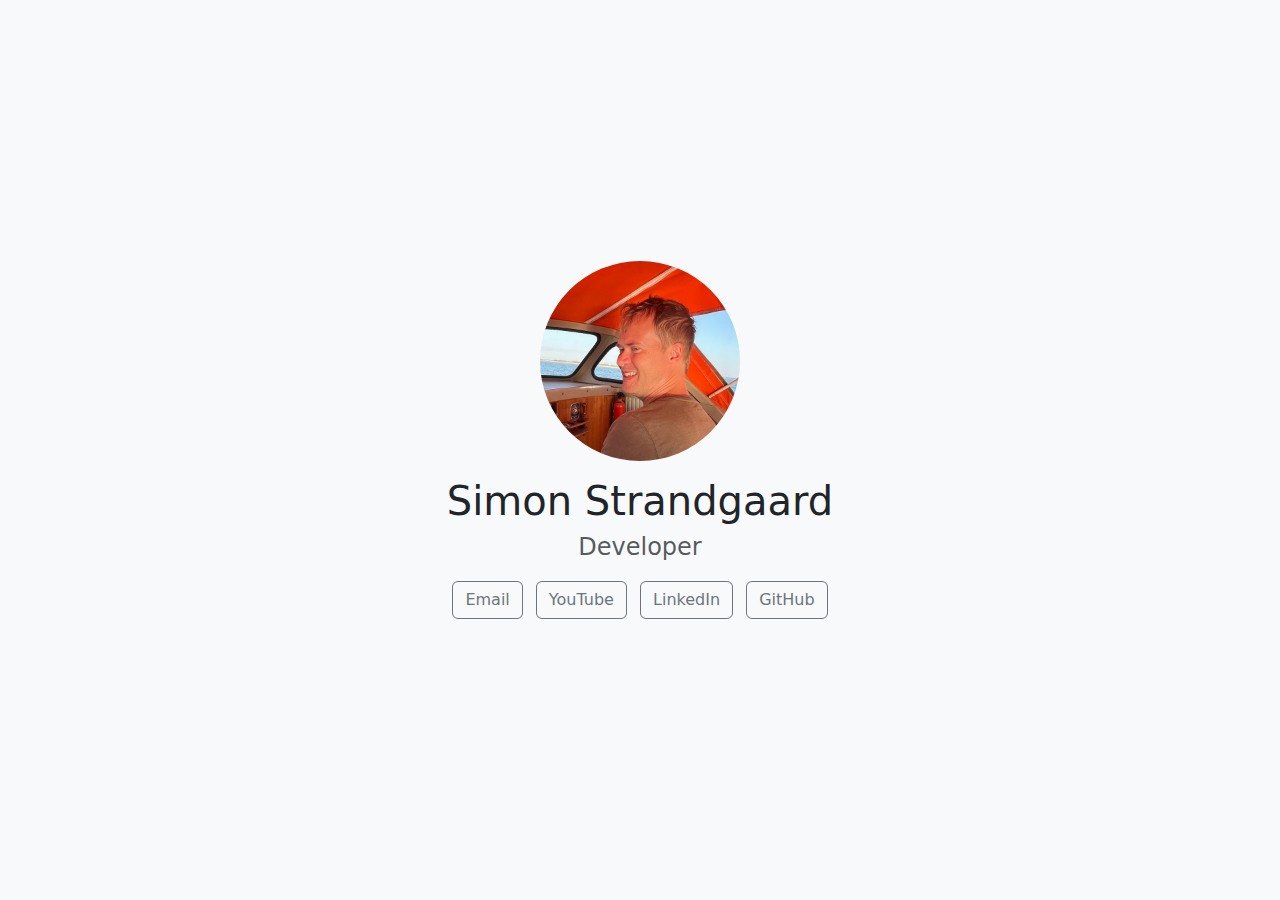
<file: index.html>
<!DOCTYPE html>
<html lang="en">
<head>
    <meta charset="UTF-8">
    <meta name="viewport" content="width=device-width, initial-scale=1.0">
    <title>Simon Strandgaard</title>
    <link href="https://cdn.jsdelivr.net/npm/bootstrap@5.3.3/dist/css/bootstrap.min.css" rel="stylesheet" integrity="sha384-QWTKZyjpPEjISv5WaRU9OFeRpok6YctnYmDr5pNlyT2bRjXh0JMhjY6hW+ALEwIH" crossorigin="anonymous">
    <style>
        .profile-photo {
            width: 200px;
            height: 200px;
            border-radius: 50%;
            object-fit: cover;
        }
    </style>
</head>
<body class="bg-light d-flex align-items-center justify-content-center" style="height: 100vh;">
    <div class="container text-center">
        <img src="simon-strandgaard.jpg" alt="Simon Strandgaard" class="profile-photo mb-3">
        <h1>Simon Strandgaard</h1>
        <h2 class="h4 text-muted mb-3">Developer</h2>
        <p>
            <a href="mailto:neoneye@gmail.com" class="btn btn-outline-secondary m-1">Email</a>
            <a href="https://www.youtube.com/channel/UCeXM0JpLzZhugJegLGvxSbw" class="btn btn-outline-secondary m-1">YouTube</a>
            <a href="https://www.linkedin.com/in/simonstrandgaard/" class="btn btn-outline-secondary m-1">LinkedIn</a>
            <a href="https://github.com/neoneye" class="btn btn-outline-secondary m-1">GitHub</a>
        </p>
    </div>
</body>
</html>
</file>
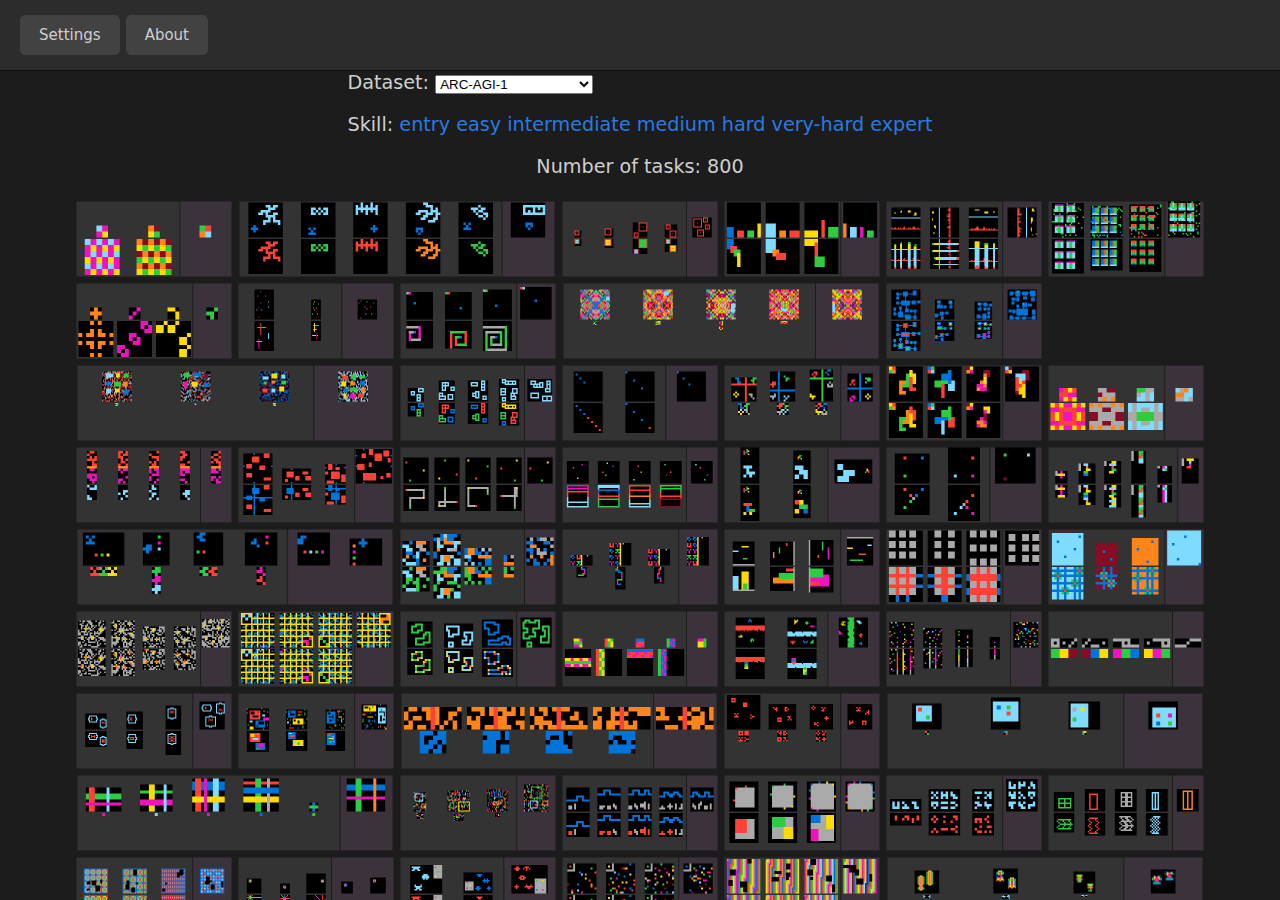
<file: arc-staging/index.html>
<!DOCTYPE html>
<html lang="en">
<head>
    <meta charset="UTF-8">
    <meta name="viewport" content="width=device-width, initial-scale=1.0">
    <meta http-equiv="X-UA-Compatible" content="ie=edge">
    <link rel="stylesheet" href="common.css">
    <link rel="stylesheet" href="index.css">
    <link rel="shortcut icon" type="image/png" href="img/favicon.png">
    <script src="pako_inflate.min.js"></script>
    <script src="common.js"></script>
    <script src="meta-category.js"></script>
    <script src="meta-levels.js"></script>
    <script src="meta-tags.js"></script>
    <script src="meta-issue.js"></script>
    <script src="index.js"></script>
    <title>Task browser - ARC-Interactive</title>
</head>
<body onload="body_onload()">
    <div id="overlay">
        <div id="overlay-message">Initializing&hellip;</div>
    </div>

    <header class="titlebar-container">
        <div class="titlebar-item titlebar-item-left">
            <a id="settings-button" class="secondary-button responsive-button inline-block" href="settings.html">
                <span class="full-title">Settings</span>
                <span class="short-title">S</span>
            </a>
            <a id="about-button" class="secondary-button" href="about.html">About</a>
        </div>
        
        <div class="titlebar-item titlebar-item-center">
            <div id="advanced-tool" class="hidden">
                <label for="tool" id="tool-label">Tool:</label>
                <select name="tool" id="select-tool">
                    <option value="edit">Edit</option>
                    <option value="history">History</option>
                    <option value="custom-a">Custom A</option>
                    <option value="custom-b">Custom B</option>
                </select> 
            </div>
        </div>
        
        <div class="titlebar-item titlebar-item-right">
            <a id="filter-previous-button" class="secondary-button responsive-button inline-block hidden" href="#" title="P = Activate the previous filter.">
                <span class="full-title">Prev</span>
                <span class="short-title">&lt;</span>
            </a>
            <a id="filter-next-button" class="secondary-button responsive-button inline-block hidden" href="#" title="N = Activate the next filter.">
                <span class="full-title">Next</span>
                <span class="short-title">&gt;</span>
            </a>
        </div>
    </header>

    <main id="main-outer">
        <div id="main-inner">
            <div class="container">
                <div id="gallery-settings">
                    <div id="dataset-picker-container">
                        <label for="dataset" id="dataset-label">Dataset:</label>
                        <select name="dataset" id="select-dataset">
                            <option value="1D-ARC">1D-ARC</option>
                            <option value="arc_1d">arc_1d</option>
                            <option value="ARC">ARC-AGI-1</option>
                            <option value="ARC-AGI-2">ARC-AGI-2</option>
                            <option value="RE-ARC-easy">RE-ARC easy</option>
                            <option value="RE-ARC-hard">RE-ARC hard</option>
                            <option value="ARC-Heavy-a">ARC-Heavy a</option>
                            <option value="ARC-Heavy-b">ARC-Heavy b</option>
                            <option value="ARC-Heavy-c">ARC-Heavy c</option>
                            <option value="ARC-Heavy-d">ARC-Heavy d</option>
                            <option value="ARC_synthetic_extend">ARC_synthetic_extend</option>
                            <option value="ConceptARC">ConceptARC</option>
                            <option value="IPARC">IPARC</option>
                            <option value="Mini-ARC">Mini-ARC</option>
                            <option value="PQA">PQA</option>
                            <option value="Sequence_ARC">Sequence_ARC</option>
                            <option value="arc-community">arc-community</option>
                            <option value="arc-dataset-diva">arc-dataset-diva</option>
                            <option value="arc-dataset-tama">arc-dataset-tama</option>
                            <option value="Sort-of-ARC">Sort-of-ARC</option>
                            <option value="dbigham">dbigham</option>
                            <option value="nosound">nosound</option>
                            <option value="synth_riddles">synth_riddles</option>
                        </select> 
                    </div>
                    <div id="filter-settings" class="hidden">
                        Skill: 
                        <a href="#" data-filter="entry" title="Easy to solve, good for beginners.">entry</a>
                        <a href="#" data-filter="easy" title="Somewhat easy to solve.">easy</a>
                        <a href="#" data-filter="intermediate" title="A notch above easy but not quite medium.">intermediate</a>
                        <a href="#" data-filter="medium" title="Medium difficulty level. Don't start with these.">medium</a>
                        <a href="#" data-filter="hard" title="Hard difficulty level.">hard</a>
                        <a href="#" data-filter="very-hard" title="Harder than hard.">very-hard</a>
                        <a href="#" data-filter="expert" title="The most challenging tasks.">expert</a>
                        <div id="advanced-filter-tag" class="hidden">
                            Category:
                            <span id="filter-list-categories"></span>
                            <br>
                            Tag:
                            <span id="filter-list-tags"></span>
                        </div>
                    </div>
                </div>
                <div id="filter-status">Number of tasks here</div>
                <div class="gallery" id="gallery"></div>
            </div>
        </div>
    </main>
</body>
</html>
</file>
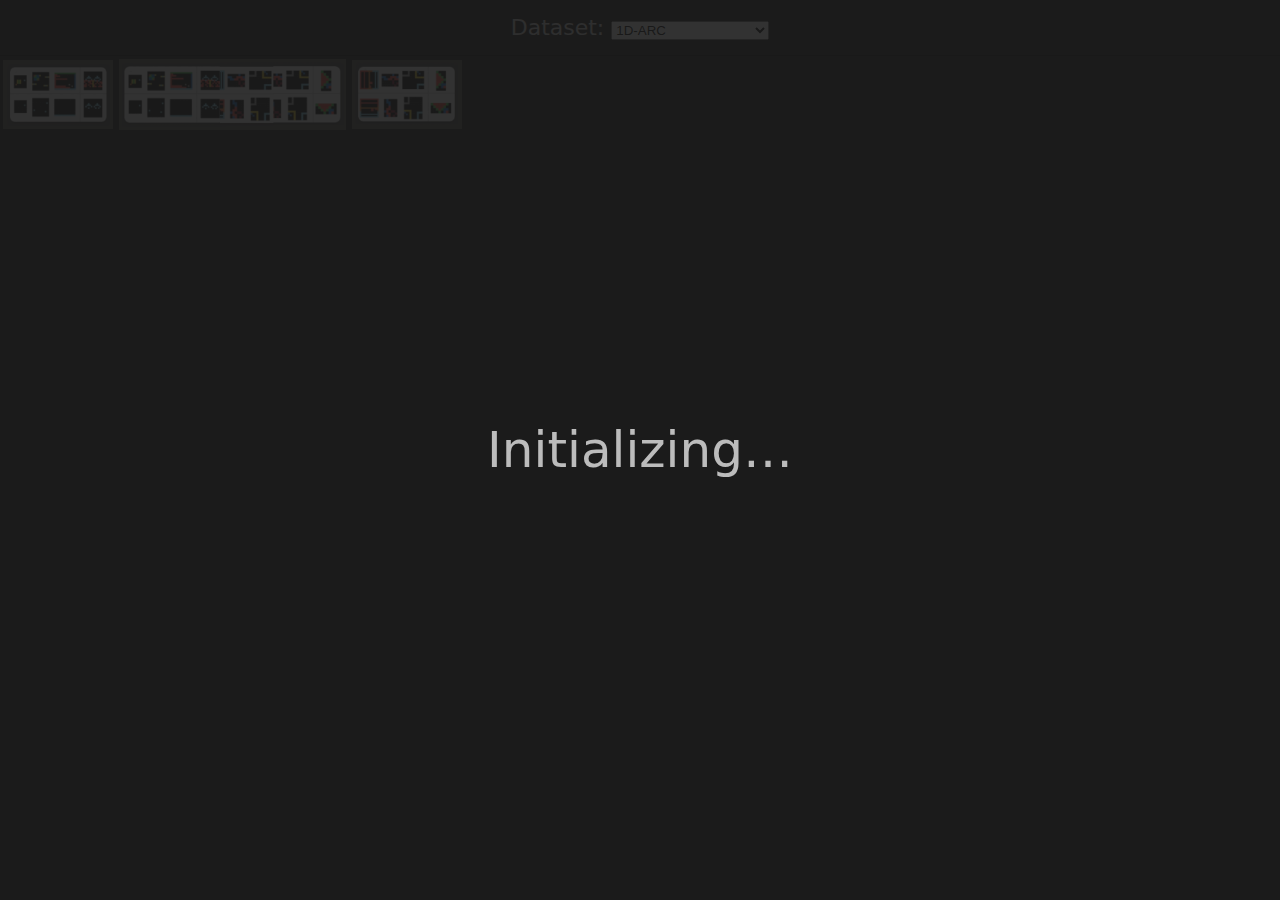
<file: arc-thumbnail/index.html>
<!DOCTYPE html>
<html lang="en">
<head>
    <meta charset="UTF-8">
    <meta name="viewport" content="width=device-width, initial-scale=1.0">
    <meta http-equiv="X-UA-Compatible" content="ie=edge">
    <link rel="stylesheet" href="common.css">
    <link rel="stylesheet" href="index.css">
    <link rel="shortcut icon" type="image/png" href="img/favicon.png">
    <script src="pako_inflate.min.js"></script>
    <script src="common.js"></script>
    <script src="index.js"></script>
    <title>ARC thumbnail</title>
</head>
<body onload="body_onload()">
    <div id="overlay">
        <div id="overlay-message">Initializing&hellip;</div>
    </div>

    <header class="titlebar-container">
        <div class="titlebar-item titlebar-item-left">
            <!-- <a class="seconday-button" href="index.html">Back</a> -->
        </div>
        
        <div class="titlebar-item titlebar-item-center">
            <label for="dataset" id="dataset-label">Dataset:</label>
            <select name="dataset" id="select-dataset">
                <option value="1D-ARC">1D-ARC</option>
                <option value="ARC">ARC</option>
                <option value="ARC_synthetic_extend">ARC_synthetic_extend</option>
                <option value="ConceptARC">ConceptARC</option>
                <option value="Mini-ARC">Mini-ARC</option>
                <option value="PQA">PQA</option>
                <option value="Sequence_ARC">Sequence_ARC</option>
                <option value="arc-dataset-diva">arc-dataset-diva</option>
                <option value="dbigham">dbigham</option>
                <option value="nosound">nosound</option>
                <option value="synth_riddles">synth_riddles</option>
            </select> 
        </div>
        
        <div class="titlebar-item titlebar-item-right">
            <!-- <a class="seconday-button" href="">Do nothing</a> -->
            <!-- <button onclick="gPageController.flushIndexedDB()">Flush</button> -->
        </div>
    </header>

    <main id="main-outer">
        <div id="main-inner">
            <div class="container">
                <div class="gallery" id="gallery">
                    <a id="demo1" class="gallery__item gallery__item__normal" href="http://127.0.0.1:8090/task/8d510a79">
                        <img src="image/1.jpg" alt="Gallery image 1" class="gallery__img">
                    </a>
                    <a id="demo2" class="gallery__item gallery__item__wide" href="http://127.0.0.1:8090/task/6ecd11f4">
                        <img src="image/4.jpg" alt="Gallery image 4" class="gallery__img">
                    </a>
                    <a id="demo3" class="gallery__item gallery__item__normal" href="http://127.0.0.1:8090/task/06df4c85">
                        <img id="showimage" src="image/3.jpg" alt="Gallery image 5" class="gallery__img">
                    </a>
                </div>
            </div>
        </div>
    </main>
</body>
</html>
</file>
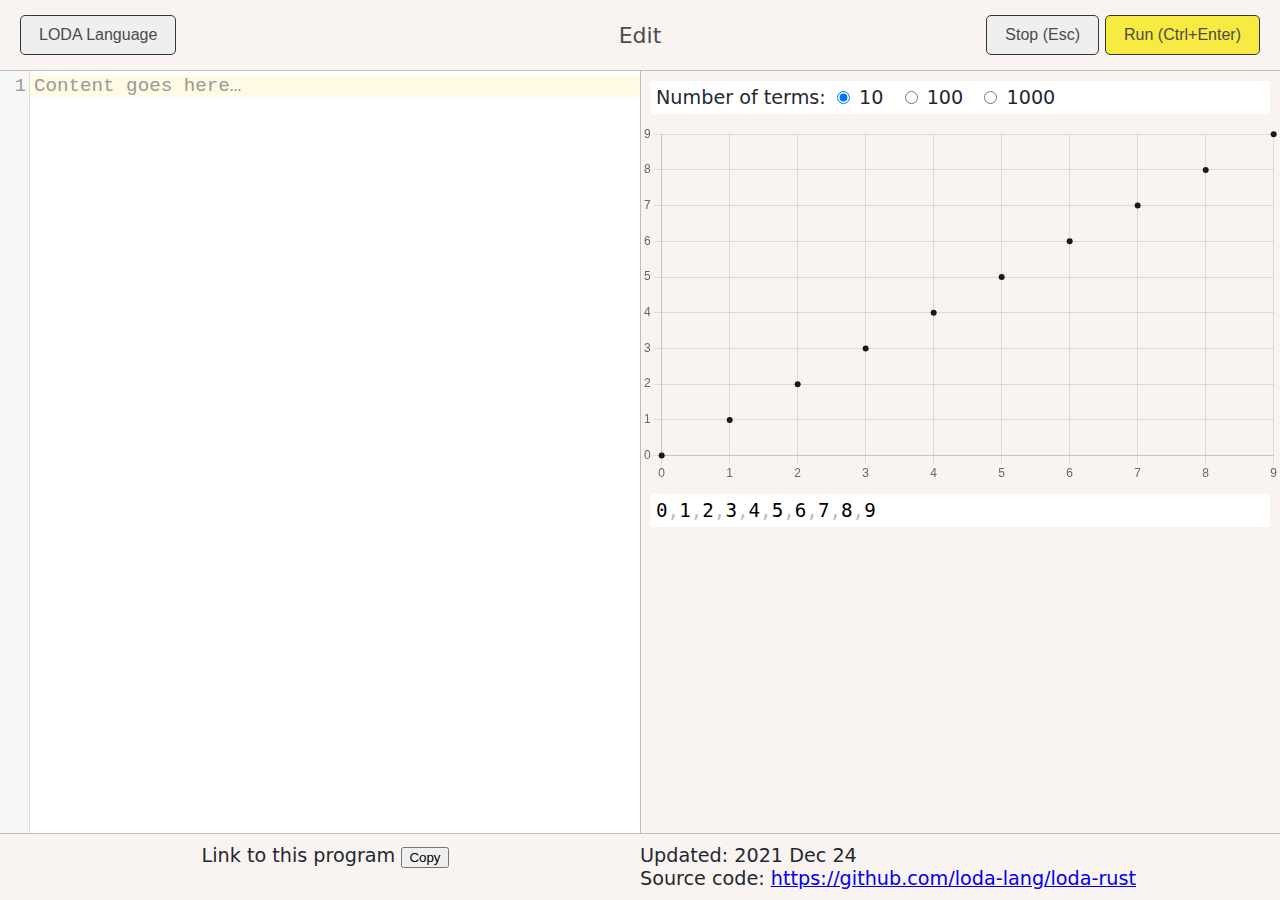
<file: loda-edit-with-plot/index.html>
<!doctype html><html lang="en"><head><meta charset="utf-8">
<meta name="robots" content="noindex">
<title>Edit</title>
<meta name="viewport" content="width=device-width, initial-scale=1">
<meta name="format-detection" content="telephone=no">
<link rel="stylesheet" href="web/codemirror/lib/codemirror.css">
<link rel="stylesheet" href="web/codemirror/theme/idea.css">
<script src="web/codemirror/lib/codemirror.js"></script>
<script src="web/codemirror/addon/mode/simple.js"></script>
<script src="web/codemirror/addon/selection/active-line.js"></script>
<script src="web/codemirror/addon/edit/trailingspace.js"></script>
<script src="web/codemirror/addon/display/placeholder.js"></script>
<script src="web/codemirror_mode_loda.js"></script>
<link media="all" rel="stylesheet" type="text/css" href="web/loda_rust_web.css">
<script src="web/chart-js/chart.min.js"></script>
<script src="web/promise-worker/promise-worker.js"></script>
<script src="index.js"></script>
</head>

<body onload="body_onload()" onbeforeunload="return body_onbeforeunload()">

<div id="overlay">
  <div id="overlay-message">Initializing&hellip;</div>
</div>

<header class="top-banner-container-outer" id="top-banner">
  <div class="top-banner-container-inner">
    <div class="top-banner-item top-banner-item-left">
      &#9888;
    </div>
    <div class="top-banner-item top-banner-item-center">
      There was a problem sending the data. Please try again.<br>
      <span id="top-banner-item-center-content">No details available.</span>
    </div>
    <div class="top-banner-item top-banner-item-right">
      &#9888;
    </div>
  </div>
</header>
  
<header class="titlebar-container">
  <div class="titlebar-item titlebar-item-left">
    <button class="seconday-button" onclick="gPageController.showInfo()">LODA Language</button>
  </div>

  <div class="titlebar-item titlebar-item-center">Edit</div>

  <div class="titlebar-item titlebar-item-right">
    <button class="seconday-button" onclick="gPageController.stopAction()">Stop (Esc)</button>
    <button id="run-button" class="primary-button" onclick="gPageController.runAction()">Run (Ctrl+Enter)</button>
  </div>
</header>

<main id="splitview-outer">
  <div id="splitview-inner">

    <div id="editor-outer">
      <textarea id="editor-inner" placeholder="Content goes here&hellip;"> </textarea>
    </div>

    <div id="output-outer">

      <div id="output-count">
        Number of terms:
        <span class="output-count-radio-item">
          <input type="radio" id="count10" name="outputcountname" value="10" checked="on">
          <label for="count10">10</label>
        </span>
        <span class="output-count-radio-item">
          <input type="radio" id="count100" name="outputcountname" value="100">
          <label for="count100">100</label>
        </span>
        <span class="output-count-radio-item">
          <input type="radio" id="count1000" name="outputcountname" value="1000">
          <label for="count1000">1000</label>
        </span>      
      </div>

      <div class="chart-container" style="position: relative;height:40vh">
        <canvas id="output-chart"></canvas>
      </div>

      <div id="output-inner">
        Output Area
      </div>
    </div>

  </div>
</main>

<footer id="page-footer">
  <div id="page-footer-item0" class="page-footer-item">
    Link to this program
    <div class="copy-program-link-to-clipboard-tooltip-area">
      <button onclick="gPageController.copyProgramURLToClipboard()" onmouseout="gPageController.hideCopyToClipboardTooltip()">
        <span class="tooltiptext" id="copy-program-link-to-clipboard-tooltip-text">Copy to clipboard</span>
        Copy
      </button>
    </div>
  </div>
  <div id="page-footer-item1" class="page-footer-item">
    Updated: 2021 Dec 24<br>
    Source code: <a target="_blank" href="https://github.com/loda-lang/loda-rust">https://github.com/loda-lang/loda-rust</a>
  </div>
</footer>

</body>
</html>
</file>
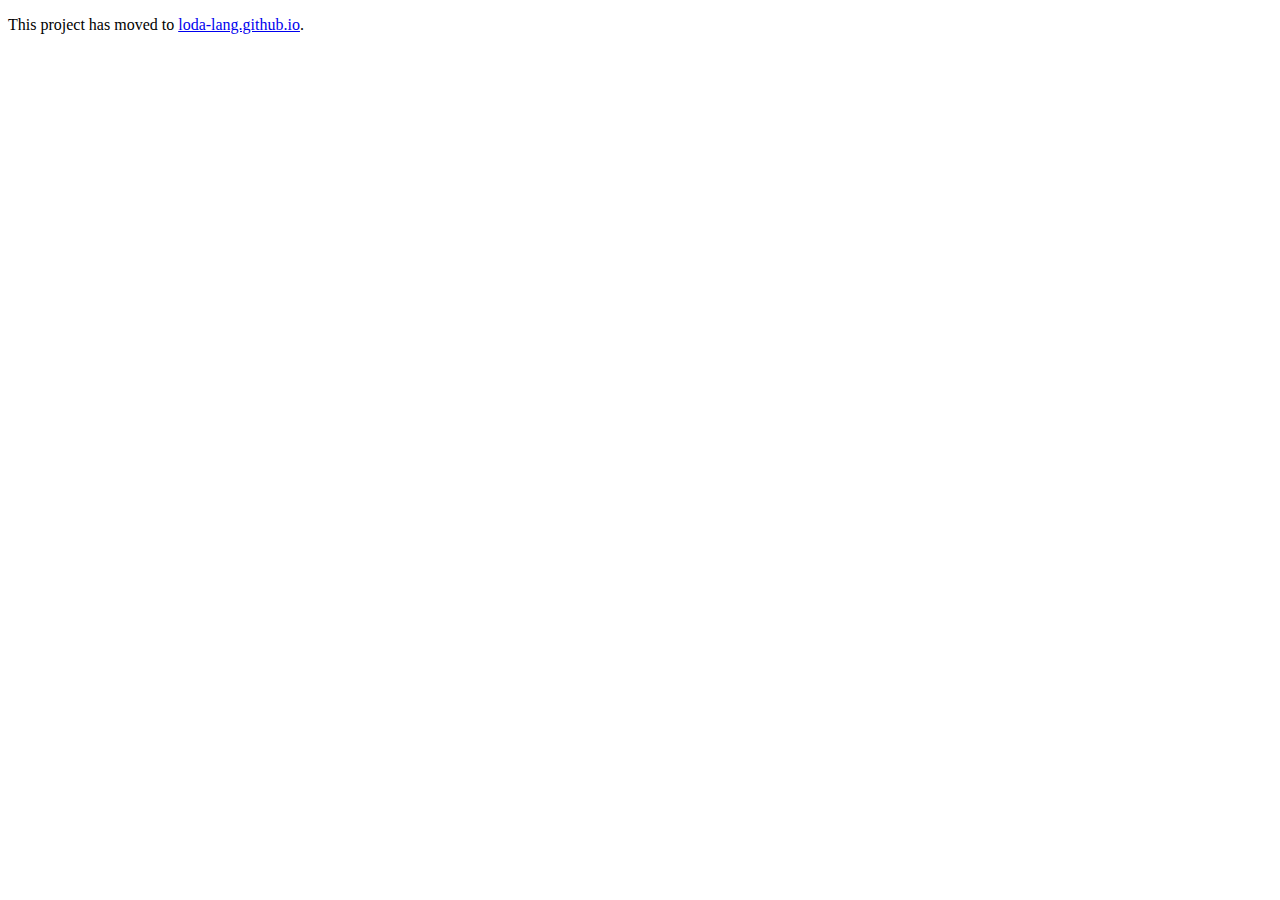
<file: lodalab/index.html>
<!DOCTYPE html>
<html>
  <head>
    <meta http-equiv="refresh" content="1; url='https://loda-lang.github.io/edit/?oeis=45'" />
  </head>
  <body>
    <p>This project has moved to <a href="https://loda-lang.github.io/edit/?oeis=45">loda-lang.github.io</a>.</p>
  </body>
</html>
</file>
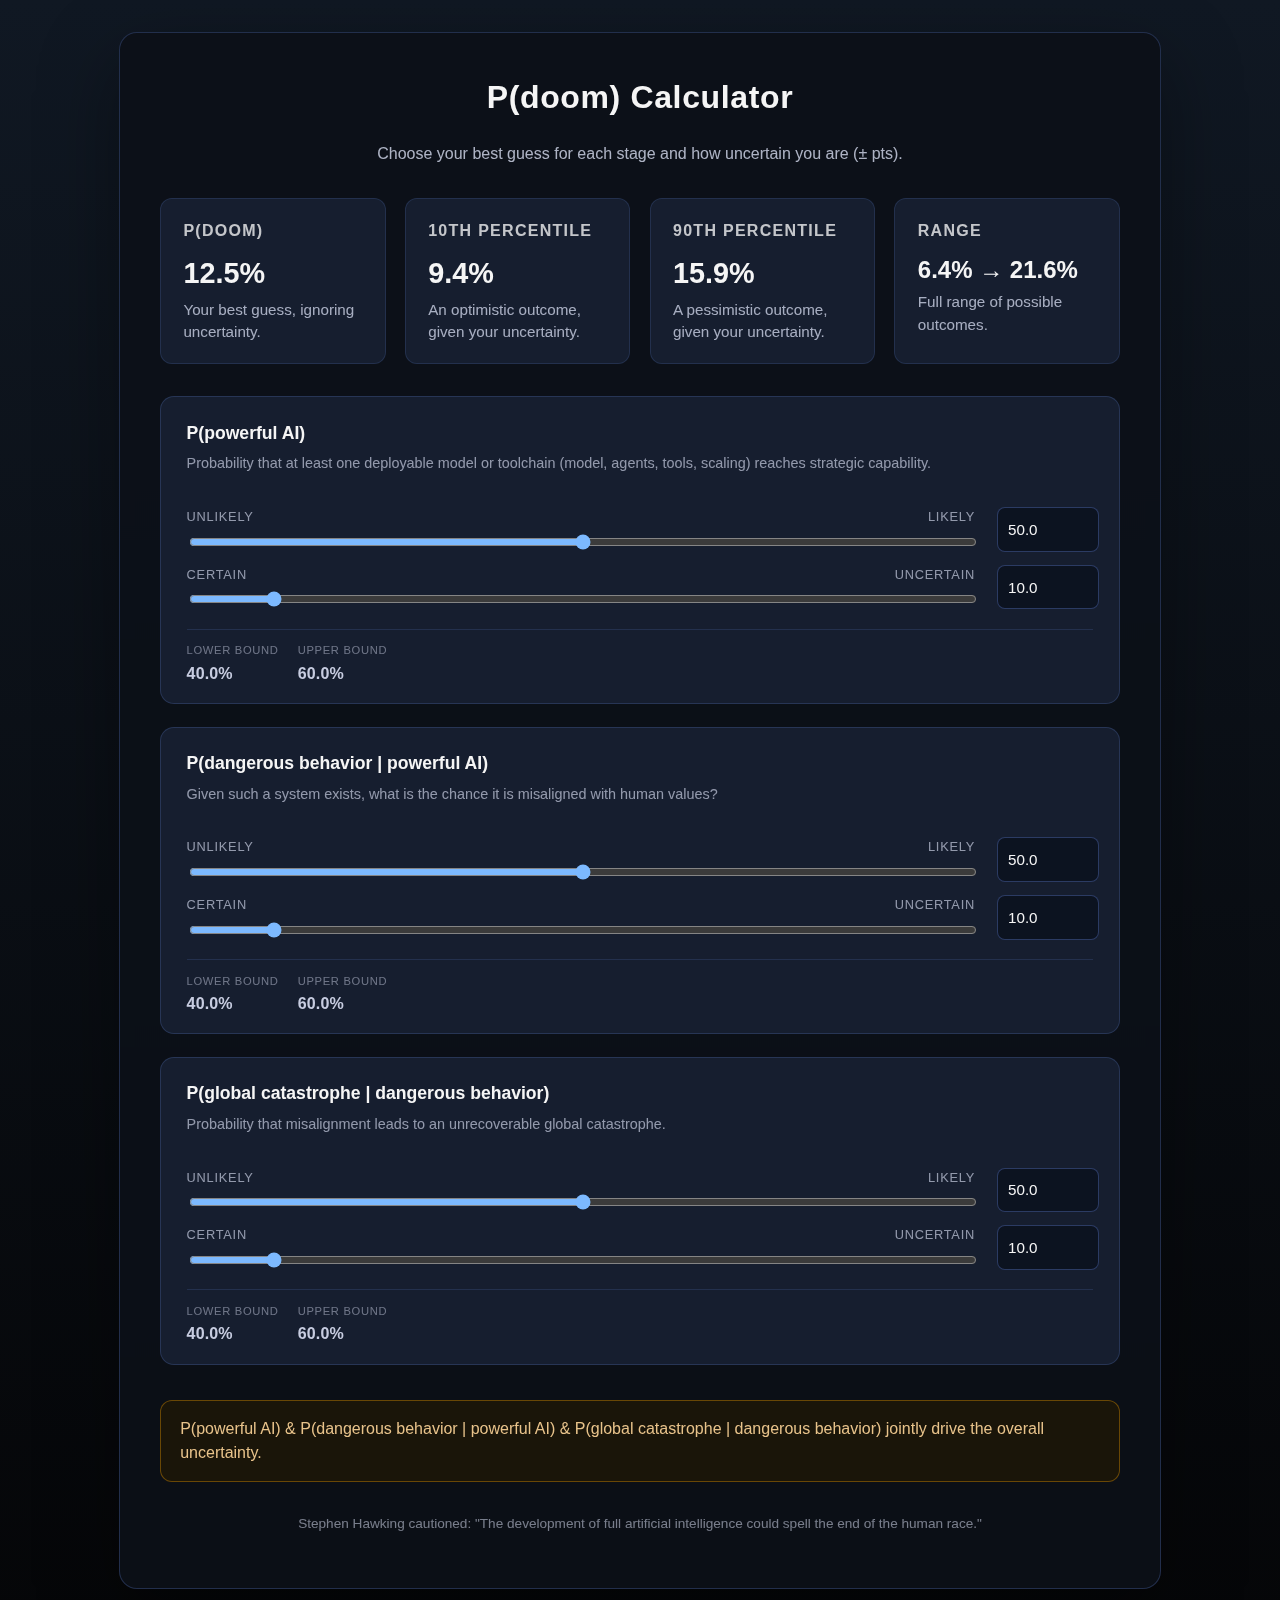
<file: pdoom-calculator/index.html>
<!DOCTYPE html>
<html lang="en">
<head>
  <meta charset="UTF-8" />
  <title>P(doom) Calculator</title>
  <meta name="viewport" content="width=device-width, initial-scale=1" />
  <meta name="description" content="Interactively estimate overall P(doom) by setting stage-wise probabilities and uncertainty. Shows point estimate and 10–90% band." />

  <script async src="https://www.googletagmanager.com/gtag/js?id=G-2F6NE7JWTR"></script>
  <script>
    window.dataLayer = window.dataLayer || [];
    function gtag(){dataLayer.push(arguments);}
    gtag('js', new Date());
  
    gtag('config', 'G-2F6NE7JWTR');
  </script>
    <style>
    :root {
      color-scheme: light dark;
      font-family: "Helvetica Neue", Arial, sans-serif;
      line-height: 1.5;
      background: #111;
      color: #f5f5f5;
    }

    body {
      margin: 0;
      padding: 2rem;
      display: flex;
      justify-content: center;
      background: linear-gradient(180deg, #101823, #050608);
    }

    main {
      width: min(960px, 100%);
      background: rgba(12, 16, 24, 0.92);
      border: 1px solid rgba(90, 120, 200, 0.3);
      border-radius: 18px;
      padding: 2.5rem;
      box-shadow: 0 28px 80px rgba(0, 0, 0, 0.35);
      backdrop-filter: blur(6px);
    }

    h1 {
      margin-top: 0;
      font-size: clamp(1.8rem, 2.5vw, 2.4rem);
      letter-spacing: 0.02em;
      text-align: center;
    }

    p.description {
      margin: 0 auto 2rem;
      max-width: 70ch;
      text-align: center;
      color: rgba(230, 235, 255, 0.75);
    }

    .factor-list {
      display: grid;
      gap: 1.4rem;
      margin-bottom: 2.2rem;
    }

    .factor-card {
      padding: 1.4rem 1.6rem 1.1rem;
      border-radius: 14px;
      background: rgba(24, 34, 52, 0.82);
      border: 1px solid rgba(90, 120, 200, 0.25);
      transition: border-color 0.2s ease, transform 0.2s ease, box-shadow 0.2s ease;
      display: flex;
      flex-direction: column;
      gap: 1.2rem;
    }

    .factor-content {
      display: flex;
      flex-direction: column;
      gap: 1.2rem;
    }

    .factor-bounds {
      margin-top: auto;
      display: flex;
      justify-content: flex-start;
      align-items: flex-start;
      gap: 1.2rem;
      font-size: 0.85rem;
      color: rgba(230, 235, 255, 0.65);
      border-top: 1px solid rgba(90, 120, 200, 0.2);
      padding-top: 0.8rem;
    }

    .factor-bound {
      display: flex;
      flex-direction: column;
      gap: 0.15rem;
    }

    .factor-bound-label {
      text-transform: uppercase;
      letter-spacing: 0.06em;
      font-size: 0.7rem;
      opacity: 0.65;
    }

    .factor-bound-value {
      font-size: 1rem;
      font-weight: 600;
      color: rgba(230, 235, 255, 0.85);
      font-variant-numeric: tabular-nums;
      letter-spacing: 0.01em;
    }

    .factor-header {
      display: flex;
      flex-direction: column;
      align-items: flex-start;
      margin-bottom: 0.9rem;
      gap: 0.45rem;
    }

    .factor-name {
      font-size: 1.1rem;
      font-weight: 600;
    }

    .factor-explanation {
      font-size: 0.9rem;
      color: rgba(230, 235, 255, 0.6);
      line-height: 1.4;
    }

    .sliders {
      display: grid;
      gap: 0.8rem;
    }

    .slider-row {
      display: grid;
      grid-template-columns: minmax(180px, 1fr) minmax(60px, 80px);
      gap: 1.4rem;
      font-size: 0.95rem;
      padding-right: 1rem;
    }

    .slider-row label {
      display: flex;
      flex-direction: column;
      gap: 0.35rem;
      color: rgba(230, 235, 255, 0.75);
    }

    .slider-caption {
      display: flex;
      justify-content: space-between;
      font-size: 0.8rem;
      text-transform: uppercase;
      letter-spacing: 0.06em;
      opacity: 0.8;
    }

    input[type="range"] {
      width: 100%;
      accent-color: rgba(110, 177, 255, 0.9);
    }

    input[type="number"] {
      width: 100%;
      padding: 0.45rem 0.6rem;
      border-radius: 8px;
      border: 1px solid rgba(90, 120, 200, 0.4);
      background: rgba(6, 12, 24, 0.6);
      color: inherit;
      font-size: 0.95rem;
    }

    .metrics {
      display: grid;
      gap: 1.2rem;
      grid-template-columns: repeat(auto-fit, minmax(200px, 1fr));
      margin-bottom: 2rem;
    }

    .metric-card {
      padding: 1.2rem 1.4rem;
      border-radius: 12px;
      background: rgba(24, 34, 52, 0.82);
      border: 1px solid rgba(90, 120, 200, 0.2);
    }

    .metric-card h2 {
      margin: 0 0 0.6rem;
      font-size: 1rem;
      text-transform: uppercase;
      letter-spacing: 0.08em;
      color: rgba(255, 255, 255, 0.75);
    }

    .metric-value {
      font-size: 1.8rem;
      font-weight: 700;
    }

    #range {
      font-size: 1.5rem;
    }

    .uncertainty-note {
      font-size: 0.95rem;
      color: rgba(230, 235, 255, 0.7);
      margin-top: 0.2rem;
    }

    .driver-message {
      padding: 1rem 1.2rem;
      border-radius: 12px;
      background: rgba(32, 24, 6, 0.75);
      border: 1px solid rgba(255, 165, 0, 0.35);
      color: rgba(255, 214, 153, 0.9);
    }

    .footer-note {
      font-size: 0.85rem;
      color: rgba(230, 235, 255, 0.5);
      text-align: center;
      margin-top: 2rem;
    }

    @media (max-width: 720px) {
      body {
        padding: 1.2rem;
      }

      main {
        padding: 1.6rem;
      }

      .slider-row {
        grid-template-columns: 1fr;
      }

      .factor-header {
        flex-direction: column;
        align-items: flex-start;
        gap: 0.4rem;
      }

      .factor-explanation {
        text-align: left;
      }
    }
  </style>
</head>
<body>
  <main>
    <h1>P(doom) Calculator</h1>
    <p class="description">
      Choose your best guess for each stage and how uncertain you are (± pts).
    </p>

    <section class="metrics">
      <article class="metric-card">
        <h2>P(doom)</h2>
        <div class="metric-value" id="midpointEstimate">–</div>
        <div class="uncertainty-note">Your best guess, ignoring uncertainty.</div>
      </article>
      <article class="metric-card">
        <h2>10th percentile</h2>
        <div class="metric-value" id="p10">–</div>
        <div class="uncertainty-note">An optimistic outcome, given your uncertainty.</div>
      </article>
      <article class="metric-card">
        <h2>90th percentile</h2>
        <div class="metric-value" id="p90">–</div>
        <div class="uncertainty-note">A pessimistic outcome, given your uncertainty.</div>
      </article>
      <article class="metric-card">
        <h2>Range</h2>
        <div class="metric-value" id="range">–</div>
        <div class="uncertainty-note">Full range of possible outcomes.</div>
      </article>
    </section>

    <section class="factor-list" id="factorList"></section>

    <section class="driver-message" id="driverMessage">
      Stage with the widest probability range will be highlighted here.
    </section>

    <p class="footer-note">
      Stephen Hawking cautioned: "The development of full artificial intelligence could spell the end of the human race."
    </p>
  </main>

  <script>
    const config = [
      {
        key: 'powerfulAi',
        label: 'P(powerful AI)',
        explanation: 'Probability that at least one deployable model or toolchain (model, agents, tools, scaling) reaches strategic capability.',
        defaults: { lower: 0.4, upper: 0.6 }
      },
      {
        key: 'dangerousBehavior',
        label: 'P(dangerous behavior | powerful AI)',
        explanation: 'Given such a system exists, what is the chance it is misaligned with human values?',
        defaults: { lower: 0.4, upper: 0.6 }
      },
      {
        key: 'globalCatastrophe',
        label: 'P(global catastrophe | dangerous behavior)',
        explanation: 'Probability that misalignment leads to an unrecoverable global catastrophe.',
        defaults: { lower: 0.4, upper: 0.6 }
      }
    ];

    const SAMPLES = 4000;
    const SPREAD_MAX = 100;

    function mulberry32(a) {
      return function() {
        let t = a += 0x6D2B79F5;
        t = Math.imul(t ^ t >>> 15, t | 1);
        t ^= t + Math.imul(t ^ t >>> 7, t | 61);
        return ((t ^ t >>> 14) >>> 0) / 4294967296;
      };
    }

    const state = new Map();

    function createFactorCard({ key, label, defaults, explanation }) {
      const midpoint = ((defaults.lower + defaults.upper) / 2) * 100;
      const spread = ((defaults.upper - defaults.lower) / 2) * 100;

      const card = document.createElement('article');
      card.className = 'factor-card';
      card.id = `card-${key}`;

      card.innerHTML = `
        <div class="factor-content">
          <div class="factor-header">
            <div class="factor-name">${label}</div>
            <div class="factor-explanation">${explanation}</div>
          </div>
          <div class="sliders">
            <div class="slider-row">
              <label>
                <span class="slider-caption">
                  <span>Unlikely</span>
                  <span>Likely</span>
                </span>
                <input type="range" min="0" max="100" step="0.5" value="${midpoint.toFixed(1)}" data-role="midpoint" data-key="${key}" aria-label="Midpoint for ${label}" />
              </label>
              <input type="number" min="0" max="100" step="0.1" value="${midpoint.toFixed(1)}" data-role="midpointInput" data-key="${key}" />
            </div>
            <div class="slider-row">
              <label>
                <span class="slider-caption">
                  <span>Certain</span>
                  <span>Uncertain</span>
                </span>
                <input type="range" min="0" max="${SPREAD_MAX.toFixed(1)}" step="0.5" value="${spread.toFixed(1)}" data-role="spread" data-key="${key}" aria-label="Uncertainty for ${label}" />
              </label>
              <input type="number" min="0" max="${SPREAD_MAX.toFixed(1)}" step="0.1" value="${spread.toFixed(1)}" data-role="spreadInput" data-key="${key}" />
            </div>
          </div>
        </div>
        <div class="factor-bounds">
          <div class="factor-bound">
            <span class="factor-bound-label">Lower bound</span>
            <span class="factor-bound-value" data-role="lowerBound" data-key="${key}">--%</span>
          </div>
          <div class="factor-bound">
            <span class="factor-bound-label">Upper bound</span>
            <span class="factor-bound-value" data-role="upperBound" data-key="${key}">--%</span>
          </div>
        </div>
      `;

      return card;
    }

    function clamp(value, min = 0, max = 100) {
      return Math.min(Math.max(value, min), max);
    }

    function formatPercent(prob) {
      return `${(prob * 100).toFixed(1)}%`;
    }

    function updateState(key, role, percentage) {
      const current = state.get(key) || { midpoint: 50, spread: 0 };
      if (role === 'midpoint') {
        current.midpoint = clamp(percentage);
      } else if (role === 'spread') {
        current.spread = clamp(percentage, 0, SPREAD_MAX);
      }
      state.set(key, current);
      syncInputs(key);
      recalc();
    }

    function syncInputs(key) {
      const { midpoint, spread } = state.get(key);
      const midpointRange = document.querySelector(`input[data-key="${key}"][data-role="midpoint"]`);
      const midpointInput = document.querySelector(`input[data-key="${key}"][data-role="midpointInput"]`);
      const spreadRange = document.querySelector(`input[data-key="${key}"][data-role="spread"]`);
      const spreadInput = document.querySelector(`input[data-key="${key}"][data-role="spreadInput"]`);

      if (midpointRange) midpointRange.value = midpoint.toFixed(1);
      if (midpointInput) midpointInput.value = midpoint.toFixed(1);

      if (spreadRange) {
        spreadRange.max = SPREAD_MAX.toFixed(1);
        spreadRange.value = clamp(spread, 0, SPREAD_MAX).toFixed(1);
      }
      if (spreadInput) {
        spreadInput.max = SPREAD_MAX.toFixed(1);
        spreadInput.value = clamp(spread, 0, SPREAD_MAX).toFixed(1);
      }
    }

    function recalc() {
      const factors = config.map(({ key, label }) => {
        const { midpoint, spread } = state.get(key);
        const lower = Math.max(0, (midpoint - spread) / 100);
        const upper = Math.min(1, (midpoint + spread) / 100);
        return {
          key,
          label,
          lower,
          upper,
          midpoint: midpoint / 100,
          spread: spread / 100
        };
      });

      factors.forEach(({ key, lower, upper }) => {
        const lowerEl = document.querySelector(`span[data-key="${key}"][data-role="lowerBound"]`);
        const upperEl = document.querySelector(`span[data-key="${key}"][data-role="upperBound"]`);
        if (lowerEl) lowerEl.textContent = formatPercent(lower);
        if (upperEl) upperEl.textContent = formatPercent(upper);
      });

      const lowerProduct = factors.reduce((acc, f) => acc * f.lower, 1);
      const upperProduct = factors.reduce((acc, f) => acc * f.upper, 1);
      const midpointProduct = factors.reduce((acc, f) => acc * f.midpoint, 1);

      document.getElementById('range').textContent = `${formatPercent(lowerProduct)} → ${formatPercent(upperProduct)}`;
      document.getElementById('midpointEstimate').textContent = formatPercent(midpointProduct);

      updateUncertaintyDriver(factors);

      const { p10, p90 } = simulateDistribution(factors);
      document.getElementById('p10').textContent = formatPercent(p10);
      document.getElementById('p90').textContent = formatPercent(p90);
    }

    function updateUncertaintyDriver(factors) {
      const widest = Math.max(...factors.map(f => f.upper - f.lower));
      const driverMessage = document.getElementById('driverMessage');
      const labels = factors.filter(f => (f.upper - f.lower) === widest).map(f => f.label);

      if (widest === 0) {
        driverMessage.textContent = 'All stages have fixed probabilities; no single stage dominates uncertainty.';
        return;
      }

      if (labels.length === 1) {
        driverMessage.textContent = `${labels[0]} currently drives the overall uncertainty.`;
      } else {
        driverMessage.textContent = `${labels.join(' & ')} jointly drive the overall uncertainty.`;
      }
    }

    function simulateDistribution(factors) {
      const draw = mulberry32(0xC0D3C0DE);
      const samples = [];
      for (let i = 0; i < SAMPLES; i += 1) {
        let value = 1;
        for (const factor of factors) {
          const rand = draw();
          const sample = factor.lower + rand * (factor.upper - factor.lower);
          value *= sample;
        }
        samples.push(value);
      }
      samples.sort((a, b) => a - b);
      const p10Index = Math.floor(0.10 * (samples.length - 1));
      const p90Index = Math.floor(0.90 * (samples.length - 1));
      return { p10: samples[p10Index], p90: samples[p90Index] };
    }

    function handleRangeInput(event) {
      const role = event.target.dataset.role;
      const key = event.target.dataset.key;
      if (!role || !key) return;
      let value = Number(event.target.value);
      updateState(key, role, value);
    }

    function handleNumberInput(event) {
      const role = event.target.dataset.role?.replace('Input', '');
      const key = event.target.dataset.key;
      if (!role || !key) return;
      updateState(key, role, Number(event.target.value));
    }

    function init() {
      const list = document.getElementById('factorList');
      config.forEach((factor) => {
        const card = createFactorCard(factor);
        list.appendChild(card);
        state.set(factor.key, {
          midpoint: ((factor.defaults.lower + factor.defaults.upper) / 2) * 100,
          spread: ((factor.defaults.upper - factor.defaults.lower) / 2) * 100
        });
      });

      document.addEventListener('input', (event) => {
        if (event.target.matches('input[type="range"]')) {
          handleRangeInput(event);
        }
        if (event.target.matches('input[type="number"]')) {
          handleNumberInput(event);
        }
      });

      config.forEach(({ key }) => syncInputs(key));
      recalc();
    }

    init();
  </script>
</body>
</html>
</file>
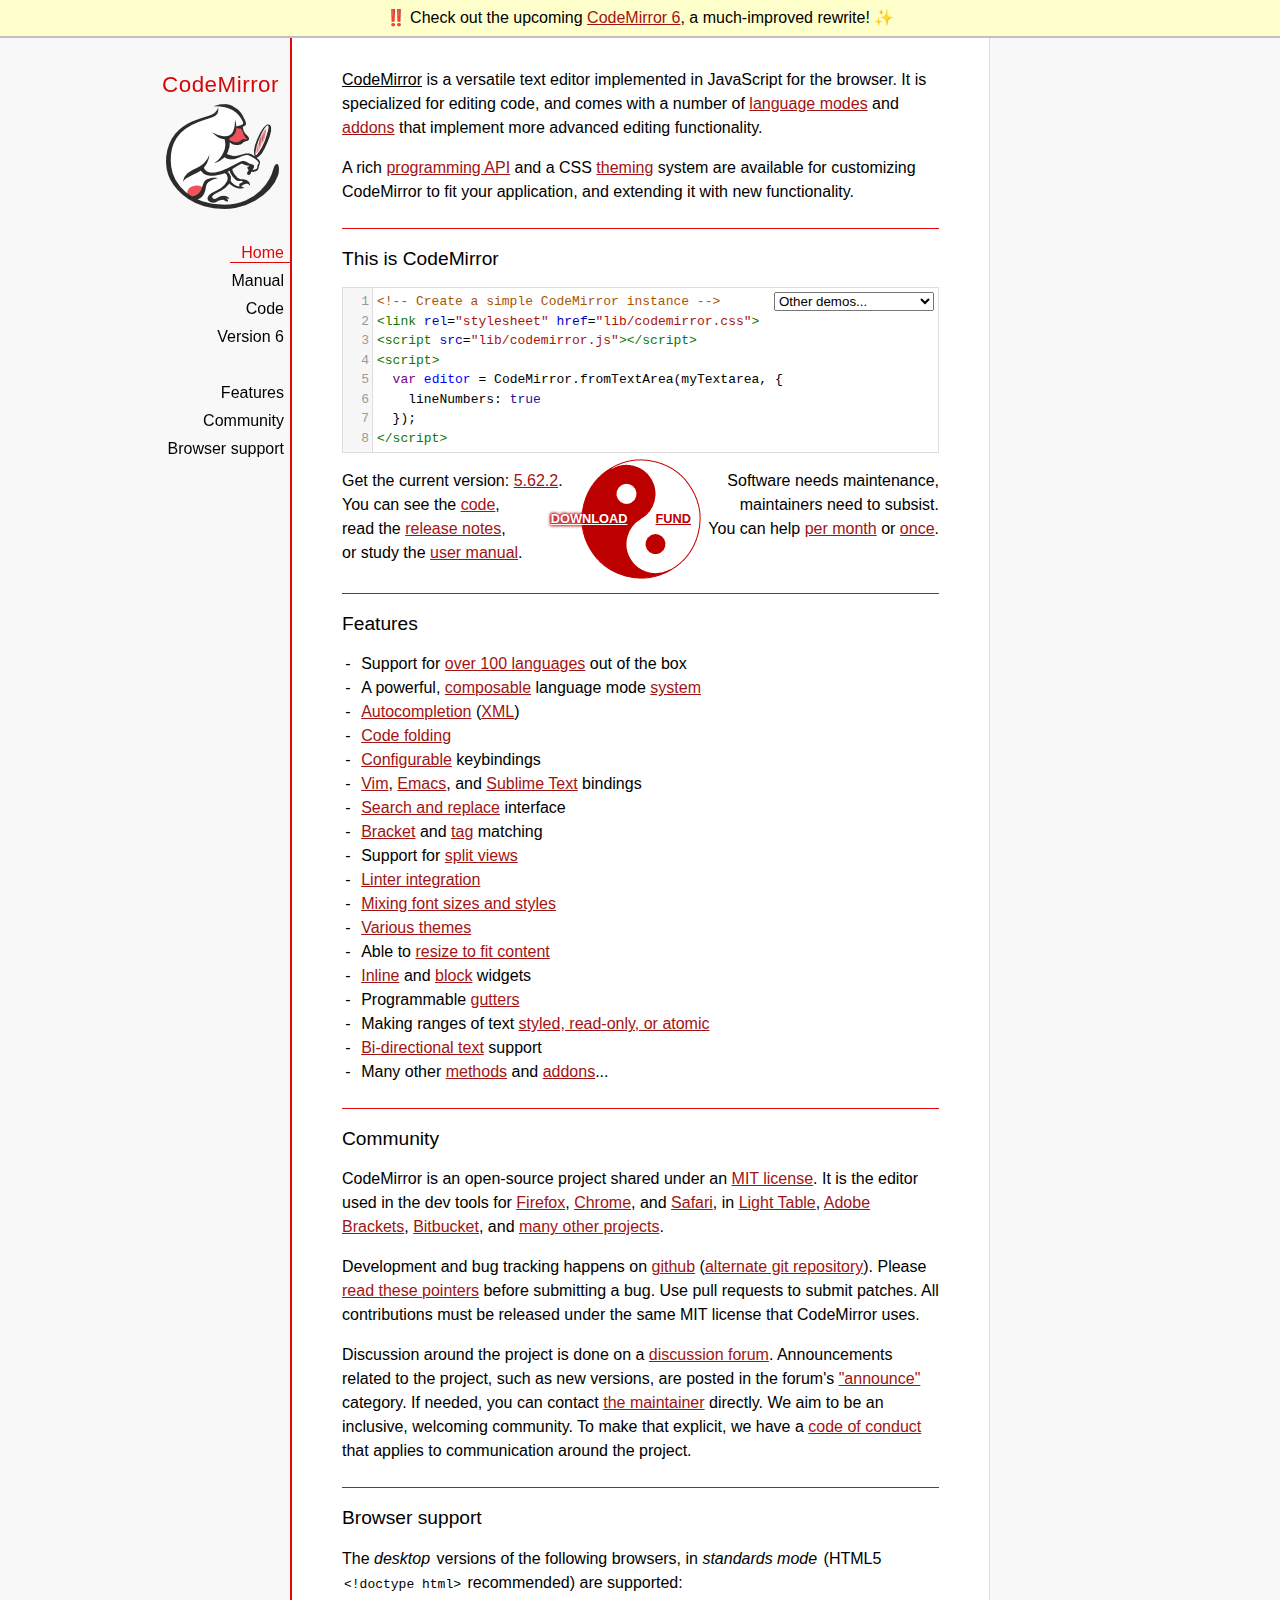
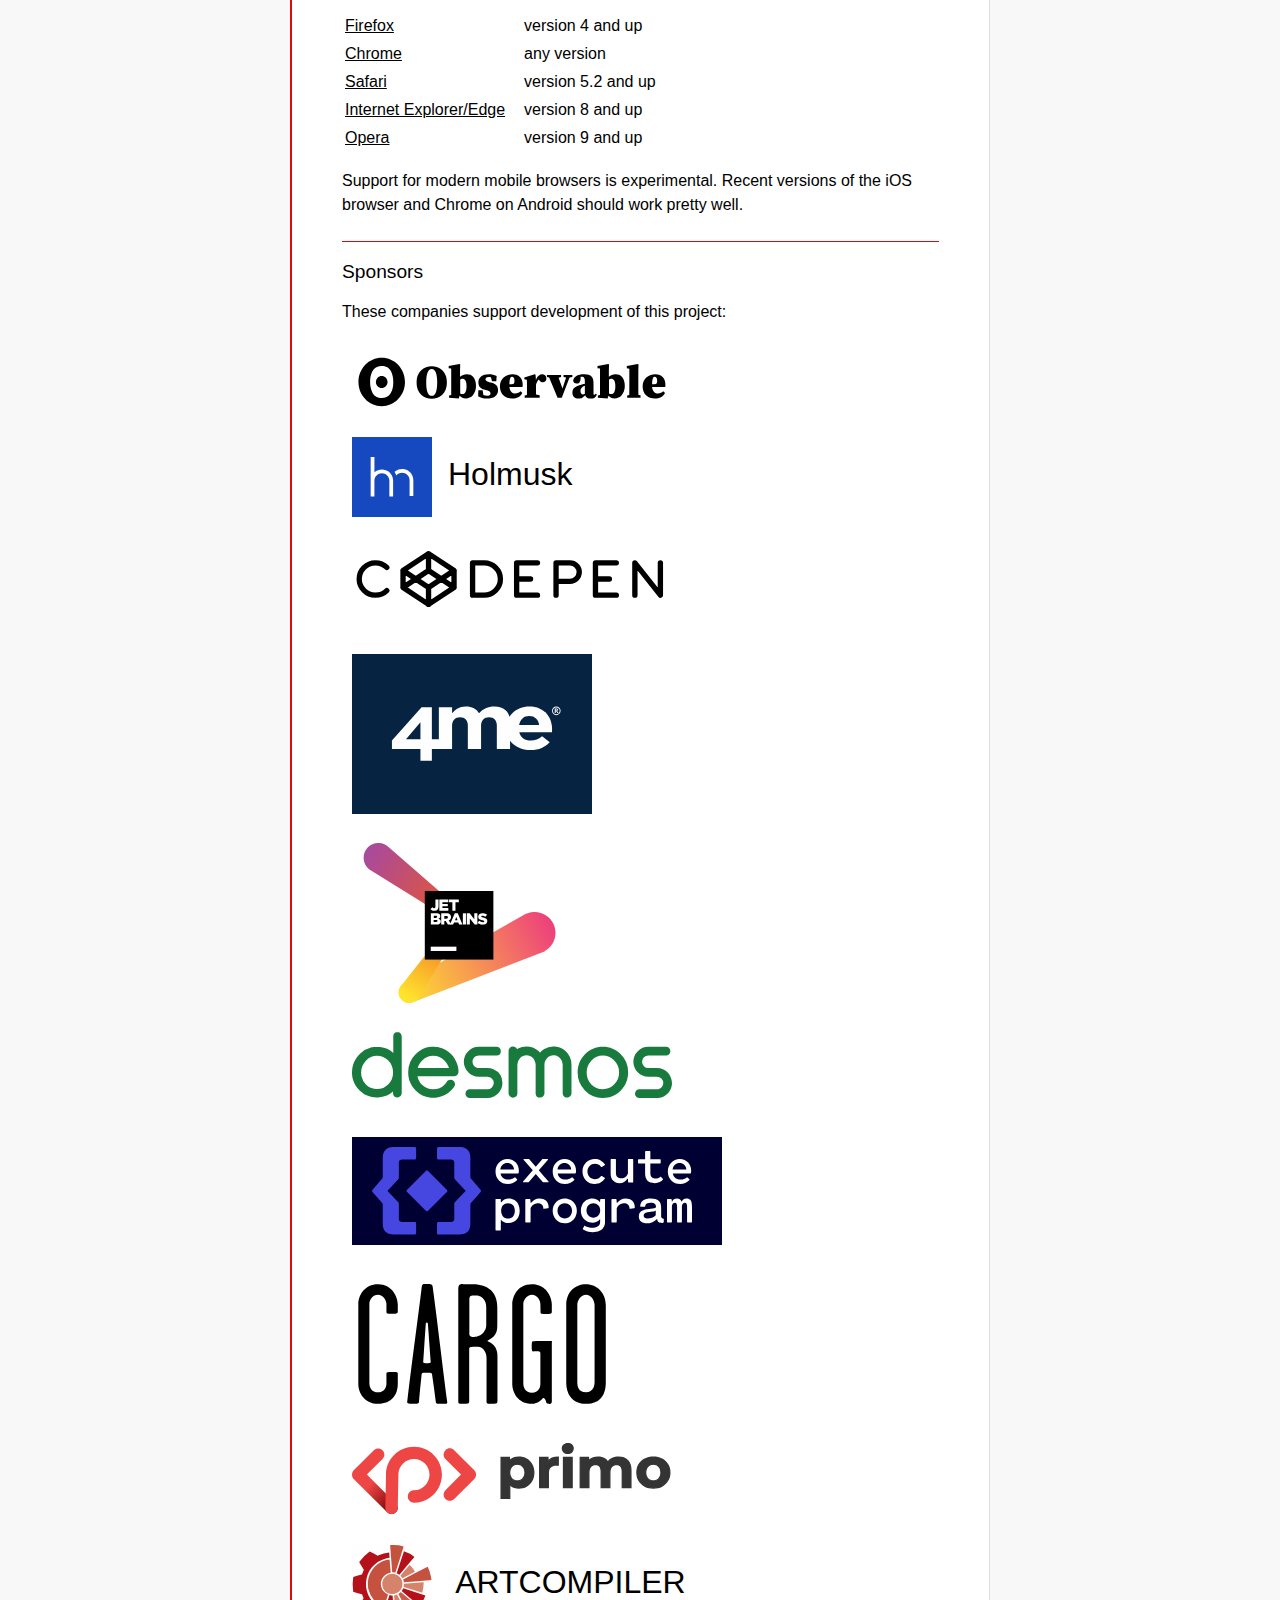
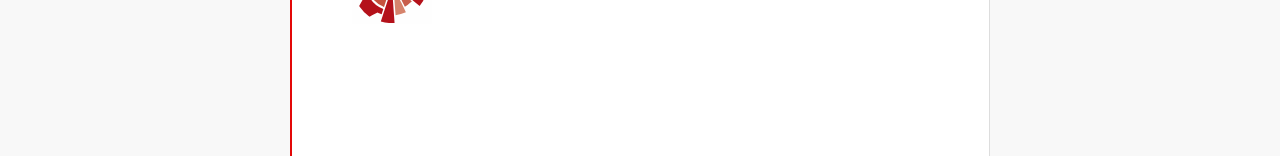
<file: loda-edit-with-plot/web/codemirror/index.html>
<!doctype html>

<title>CodeMirror</title>
<meta charset="utf-8"/>

<link rel=stylesheet href="lib/codemirror.css">
<link rel=stylesheet href="doc/docs.css">
<script src="lib/codemirror.js"></script>
<script src="mode/xml/xml.js"></script>
<script src="mode/javascript/javascript.js"></script>
<script src="mode/css/css.js"></script>
<script src="mode/htmlmixed/htmlmixed.js"></script>
<script src="addon/edit/matchbrackets.js"></script>

<script src="doc/activebookmark.js"></script>

<style>
  .CodeMirror { height: auto; border: 1px solid #ddd; }
  .CodeMirror-scroll { max-height: 200px; }
  .CodeMirror pre { padding-left: 7px; line-height: 1.25; }
  .banner { background: #ffc; padding: 6px; border-bottom: 2px solid silver; text-align: center }
</style>

<div class=banner>
  ‼️ Check out the upcoming <a href="https://codemirror.net/6/">CodeMirror 6</a>, a much-improved rewrite! ✨
</div>

<div id=nav>
  <a href="https://codemirror.net"><h1>CodeMirror</h1><img id=logo src="doc/logo.png"></a>

  <ul>
    <li><a class=active data-default="true" href="#description">Home</a>
    <li><a href="doc/manual.html">Manual</a>
    <li><a href="https://github.com/codemirror/codemirror">Code</a>
    <li><a href="https://codemirror.net/6/">Version 6</a>
  </ul>
  <ul>
    <li><a href="#features">Features</a>
    <li><a href="#community">Community</a>
    <li><a href="#browsersupport">Browser support</a>
  </ul>
</div>

<article>

<section id=description class=first>
  <p><strong>CodeMirror</strong> is a versatile text editor
  implemented in JavaScript for the browser. It is specialized for
  editing code, and comes with a number of <a href="mode/index.html">language modes</a> and <a href="doc/manual.html#addons">addons</a>
  that implement more advanced editing functionality.</p>

  <p>A rich <a href="doc/manual.html#api">programming API</a> and a
  CSS <a href="doc/manual.html#styling">theming</a> system are
  available for customizing CodeMirror to fit your application, and
  extending it with new functionality.</p>
</section>

<section id=demo>
  <h2>This is CodeMirror</h2>
  <form style="position: relative; margin-top: .5em;"><textarea id=demotext>
<!-- Create a simple CodeMirror instance -->
<link rel="stylesheet" href="lib/codemirror.css">
<script src="lib/codemirror.js"></script>
<script>
  var editor = CodeMirror.fromTextArea(myTextarea, {
    lineNumbers: true
  });
</script></textarea>
  <select id="demolist" onchange="document.location = this.options[this.selectedIndex].value;">
    <option value="#">Other demos...</option>
    <option value="demo/complete.html">Autocompletion</option>
    <option value="demo/folding.html">Code folding</option>
    <option value="demo/theme.html">Themes</option>
    <option value="mode/htmlmixed/index.html">Mixed language modes</option>
    <option value="demo/bidi.html">Bi-directional text</option>
    <option value="demo/variableheight.html">Variable font sizes</option>
    <option value="demo/search.html">Search interface</option>
    <option value="demo/vim.html">Vim bindings</option>
    <option value="demo/emacs.html">Emacs bindings</option>
    <option value="demo/sublime.html">Sublime Text bindings</option>
    <option value="demo/tern.html">Tern integration</option>
    <option value="demo/merge.html">Merge/diff interface</option>
    <option value="demo/fullscreen.html">Full-screen editor</option>
    <option value="demo/simplescrollbars.html">Custom scrollbars</option>
  </select></form>
  <script>
    var editor = CodeMirror.fromTextArea(document.getElementById("demotext"), {
      lineNumbers: true,
      mode: "text/html",
      matchBrackets: true
    });
  </script>

  <div class=actions>
    <div class=actionspicture>
      <img src="doc/yinyang.png" class=yinyang>
      <div class="actionlink download">
        <a href="https://codemirror.net/codemirror.zip">DOWNLOAD</a>
      </div>
      <div class="actionlink fund">
        <a href="https://marijnhaverbeke.nl/fund/">FUND</a>
      </div>
    </div>
    <div class=actionsleft>
      Get the current version: <a href="https://codemirror.net/codemirror.zip">5.62.2</a>.<br>
      You can see the <a href="https://github.com/codemirror/codemirror" title="GitHub repository">code</a>,<br>
      read the <a href="doc/releases.html">release notes</a>,<br>
      or study the <a href="doc/manual.html">user manual</a>.
    </div>
    <div class=actionsright>
      Software needs maintenance,<br>
      maintainers need to subsist.<br>
      You can help <a href="https://marijnhaverbeke.nl/fund/" title="Set up a monthly contribution">per month</a> or
      <a title="Donate with PayPal" href="https://www.paypal.me/marijnhaverbeke">once</a>.
    </div>
  </div>

</section>

<section id=features>
  <h2>Features</h2>
  <ul>
    <li>Support for <a href="mode/index.html">over 100 languages</a> out of the box
    <li>A powerful, <a href="mode/htmlmixed/index.html">composable</a> language mode <a href="doc/manual.html#modeapi">system</a>
    <li><a href="doc/manual.html#addon_show-hint">Autocompletion</a> (<a href="demo/xmlcomplete.html">XML</a>)
    <li><a href="doc/manual.html#addon_foldcode">Code folding</a>
    <li><a href="doc/manual.html#option_extraKeys">Configurable</a> keybindings
    <li><a href="demo/vim.html">Vim</a>, <a href="demo/emacs.html">Emacs</a>, and <a href="demo/sublime.html">Sublime Text</a> bindings
    <li><a href="doc/manual.html#addon_search">Search and replace</a> interface
    <li><a href="doc/manual.html#addon_matchbrackets">Bracket</a> and <a href="doc/manual.html#addon_matchtags">tag</a> matching
    <li>Support for <a href="demo/buffers.html">split views</a>
    <li><a href="doc/manual.html#addon_lint">Linter integration</a>
    <li><a href="demo/variableheight.html">Mixing font sizes and styles</a>
    <li><a href="demo/theme.html">Various themes</a>
    <li>Able to <a href="demo/resize.html">resize to fit content</a>
    <li><a href="doc/manual.html#mark_replacedWith">Inline</a> and <a href="doc/manual.html#addLineWidget">block</a> widgets
    <li>Programmable <a href="demo/marker.html">gutters</a>
    <li>Making ranges of text <a href="doc/manual.html#markText">styled, read-only, or atomic</a>
    <li><a href="demo/bidi.html">Bi-directional text</a> support
    <li>Many other <a href="doc/manual.html#api">methods</a> and <a href="doc/manual.html#addons">addons</a>...
  </ul>
</section>

<section id=community>
  <h2>Community</h2>

  <p>CodeMirror is an open-source project shared under
  an <a href="LICENSE">MIT license</a>. It is the editor used in the
  dev tools for
  <a href="https://hacks.mozilla.org/2013/11/firefox-developer-tools-episode-27-edit-as-html-codemirror-more/">Firefox</a>,
  <a href="https://developers.google.com/chrome-developer-tools/">Chrome</a>,
  and <a href="https://developer.apple.com/safari/tools/">Safari</a>, in <a href="http://www.lighttable.com/">Light
  Table</a>, <a href="http://brackets.io/">Adobe
  Brackets</a>, <a href="http://blog.bitbucket.org/2013/05/14/edit-your-code-in-the-cloud-with-bitbucket/">Bitbucket</a>,
  and <a href="doc/realworld.html">many other projects</a>.</p>

  <p>Development and bug tracking happens
  on <a href="https://github.com/codemirror/CodeMirror/">github</a>
  (<a href="http://marijnhaverbeke.nl/git/codemirror">alternate git
  repository</a>).
  Please <a href="https://codemirror.net/doc/reporting.html">read these
  pointers</a> before submitting a bug. Use pull requests to submit
  patches. All contributions must be released under the same MIT
  license that CodeMirror uses.</p>

  <p>Discussion around the project is done on
  a <a href="https://discuss.codemirror.net">discussion forum</a>.
  Announcements related to the project, such as new versions, are
  posted in the
  forum's <a href="https://discuss.codemirror.net/c/announce">"announce"</a>
  category. If needed, you can
  contact <a href="mailto:marijnh@gmail.com">the maintainer</a>
  directly. We aim to be an inclusive, welcoming community. To make
  that explicit, we have
  a <a href="http://contributor-covenant.org/version/1/1/0/">code of
  conduct</a> that applies to communication around the project.</p>
</section>

<section id=browsersupport>
  <h2>Browser support</h2>
  <p>The <em>desktop</em> versions of the following browsers,
  in <em>standards mode</em> (HTML5 <code>&lt;!doctype html></code>
  recommended) are supported:</p>
  <table style="margin-bottom: 1em">
    <tr><th>Firefox</th><td>version 4 and up</td></tr>
    <tr><th>Chrome</th><td>any version</td></tr>
    <tr><th>Safari</th><td>version 5.2 and up</td></tr>
    <tr><th style="padding-right: 1em;">Internet Explorer/Edge</th><td>version 8 and up</td></tr>
    <tr><th>Opera</th><td>version 9 and up</td></tr>
  </table>
  <p>Support for modern mobile browsers is experimental. Recent
  versions of the iOS browser and Chrome on Android should work
  pretty well.</p>
</section>

<section id=sponsors>
  <style>
    ul.sponsor-list { padding-left: 10px; font-size: 200%; }
    ul.sponsor-list a { color: black; text-decoration: none }
    ul.sponsor-list li { list-style: none; margin-bottom: 16px }
    ul.sponsor-list img { max-width: 80%; max-height: 160px; width: 320px }
    ul.sponsor-list img.captioned { vertical-align: middle; width: 80px; max-width: 40%; height: auto; margin-right: 16px }
  </style>

  <h2>Sponsors</h2>
  <p>These companies support development of this project:</p>
  <ul class=sponsor-list>
    <li><a href="http://observablehq.com/"><img alt="Observable" src='data:image/svg+xml;utf8,<svg viewBox="-3 0 171 28" width="350" height="57" fill="black" xmlns="http://www.w3.org/2000/svg"><path d="M12.5 22.66c-1.15 0-2.15-.25-3-.75a5.09 5.09 0 01-1.94-2.04 10.80 10.80 0 01-.99-2.74A14.74 14.74 0 016.25 14c0-.83.05-1.62.16-2.38.10-.75.30-1.52.60-2.31a7.37 7.37 0 011.12-2.03 5.11 5.11 0 011.80-1.40c.74-.36 1.59-.53 2.54-.53 1.15 0 2.15.25 3 .75.84.50 1.51 1.21 1.94 2.04.45.86.78 1.77.99 2.74.20.96.31 2.00.31 3.12a16.7 16.7 0 01-.16 2.38 10.63 10.63 0 01-.61 2.31c-.30.78-.67 1.46-1.13 2.03-.45.57-1.05 1.04-1.79 1.40-.74.36-1.59.53-2.54.53zm2.20-6.37c.59-.6.93-1.43.91-2.29 0-.89-.29-1.65-.89-2.29-.59-.63-1.34-.95-2.22-.95s-1.63.31-2.23.95A3.23 3.23 0 009.37 14c0 .89.29 1.65.89 2.29.59.63 1.34.95 2.22.95s1.62-.31 2.20-.95zM12.5 27C19.40 27 25 21.18 25 14S19.40 1 12.5 1 0 6.82 0 14s5.59 13 12.5 13z"/><g transform="translate(30, -3.5)"><path d="M6.41 17.75c0 1.09.05 2.09.15 2.98.11.87.29 1.62.53 2.25.23.62.54 1.11.91 1.46.37.33.82.50 1.36.50.54 0 .99-.17 1.36-.50.37-.35.67-.84.91-1.46.23-.62.40-1.37.50-2.25.11-.89.17-1.89.17-2.98 0-1.08-.06-2.06-.17-2.96-.10-.89-.27-1.65-.50-2.27-.23-.64-.54-1.13-.91-1.46-.37-.35-.82-.53-1.36-.53s-.99.17-1.36.53c-.37.33-.67.82-.91 1.46-.23.62-.41 1.38-.53 2.27-.10.89-.15 1.88-.15 2.96zm2.96-8.75c1.06 0 2.08.17 3.06.53a7.36 7.36 0 012.60 1.62c.76.72 1.35 1.63 1.79 2.73.45 1.09.68 2.38.68 3.87 0 1.48-.22 2.77-.68 3.87-.43 1.09-1.03 2.00-1.79 2.73a7.07 7.07 0 01-2.60 1.62 8.92 8.92 0 01-3.06.53 9.14 9.14 0 01-3.08-.53 7.36 7.36 0 01-2.60-1.62c-.74-.72-1.34-1.63-1.79-2.73-.43-1.09-.65-2.38-.65-3.87 0-1.48.21-2.77.65-3.87.45-1.09 1.06-2.00 1.82-2.73a7.36 7.36 0 012.60-1.62 8.92 8.92 0 013.06-.53zm9.32 17.03v-1.29l1.13-.25c.01-.60.02-1.25.02-1.94V10.21l-1.36-.17V8.89l5.77-1.13.43.27-.10 3.51v3.18c.99-.97 2.19-1.46 3.59-1.46.69 0 1.34.13 1.94.40.60.27 1.13.67 1.59 1.21.45.54.81 1.21 1.06 2.02.27.81.40 1.75.40 2.83 0 1.04-.16 1.98-.48 2.80-.30.81-.70 1.50-1.21 2.07a5.24 5.24 0 01-1.74 1.31 4.83 4.83 0 01-2.05.45c-.74 0-1.38-.12-1.92-.38a4.12 4.12 0 01-1.39-1.03l-.50 1.41-5.18-.38zm7.16-2.05c.67 0 1.21-.33 1.62-1.01.40-.69.60-1.76.60-3.21 0-1.45-.20-2.47-.60-3.06-.40-.60-.94-.91-1.62-.91-.40 0-.8.12-1.18.38v7.46c.33.23.73.35 1.19.35zm13.10 2.42c-1.75 0-3.30-.41-4.65-1.24l.12-3.23h2.30l.40 2.63c.28.11.57.21.86.27.30.05.62.07.96.07.64 0 1.13-.09 1.49-.27.35-.20.53-.54.53-1.03 0-.33-.13-.63-.40-.88-.25-.27-.80-.52-1.64-.76l-1.44-.37c-1.01-.27-1.78-.74-2.30-1.41-.50-.67-.75-1.51-.75-2.50 0-.62.11-1.20.35-1.74a3.95 3.95 0 011.08-1.39c.48-.38 1.08-.69 1.77-.91.71-.22 1.51-.33 2.43-.33.77 0 1.49.08 2.15.25.65.16 1.34.42 2.05.75l-.20 2.85H41.75l-.55-2.25a4.91 4.91 0 00-.55-.07 3.89 3.89 0 00-.68-.05c-.48 0-.89.11-1.21.32-.32.20-.48.52-.48.96 0 .13.02.27.07.40.05.11.14.24.27.38a4.3 4.3 0 00.60.37c.27.11.62.23 1.06.35l1.41.38c1.18.32 2.02.81 2.53 1.49.52.65.78 1.49.78 2.50 0 .74-.14 1.39-.43 1.94a3.84 3.84 0 01-1.21 1.39c-.52.37-1.15.64-1.89.83-.74.18-1.57.27-2.50.27zM52.83 13.27c.91 0 1.70.14 2.37.43.67.28 1.24.68 1.69 1.18a4.85 4.85 0 011.01 1.77c.23.67.35 1.39.35 2.15 0 .27-.00.50-.02.71-.01.18-.05.39-.10.63H51.11c.13 1.24.49 2.15 1.08 2.70.59.54 1.26.81 2.02.81.64 0 1.18-.11 1.64-.32a5.07 5.07 0 001.24-.86l.98.96c-.54 1.03-1.27 1.78-2.20 2.25-.92.47-2.02.70-3.29.70a7.82 7.82 0 01-2.63-.43 6.19 6.19 0 01-2.1-1.29 6.34 6.34 0 01-1.36-2.07c-.32-.82-.48-1.76-.48-2.80 0-1.08.19-2.02.58-2.83.40-.82.92-1.51 1.57-2.05a6.61 6.61 0 012.2-1.24 7.71 7.71 0 012.45-.40zm-.30 1.36a.87.87 0 00-.55.20c-.17.11-.32.33-.45.65-.11.32-.22.74-.30 1.26-.06.52-.11 1.17-.12 1.94h1.19c.60 0 1.01-.11 1.21-.35.22-.25.32-.7.32-1.34 0-.87-.13-1.49-.40-1.84-.25-.35-.54-.53-.88-.53zM59.31 26v-1.29l1.21-.27c.01-.60.02-1.24.02-1.92V19.09v-.88c0-.23-.00-.45-.02-.65 0-.20-.00-.39-.02-.58 0-.20-.00-.43-.02-.68l-1.36-.22v-1.03l5.59-1.74.45.27.20 2.91c.33-1.08.81-1.88 1.44-2.40.64-.52 1.26-.78 1.87-.78.62 0 1.14.18 1.56.55.43.35.7.92.78 1.69-.03.69-.23 1.22-.60 1.59-.37.37-.81.55-1.31.55-.42 0-.80-.11-1.13-.32-.32-.21-.64-.57-.98-1.06l-.12-.17c-.30.33-.60.77-.91 1.31a5.62 5.62 0 00-.58 1.67V22.40c0 .65.00 1.28.02 1.87l1.97.43V26h-8.04zm19.93 0h-2.27l-4.50-10.88-1.21-.25v-1.19h7.61v1.19l-1.34.30 2.1 5.79 1.94-5.82-1.39-.27v-1.19h4.75v1.19l-1.51.25L79.25 26zm11.35-1.79c.32 0 .67-.14 1.06-.43v-4.2c-.25.06-.49.16-.73.27a2.55 2.55 0 00-.55.35 2.97 2.97 0 00-.53.50 2.36 2.36 0 00-.40.73c-.1.27-.15.57-.15.91 0 .62.12 1.08.38 1.39.25.30.56.45.93.45zm4.17 2.20c-.81 0-1.45-.15-1.92-.45-.47-.30-.81-.75-1.03-1.34-.25.27-.49.51-.73.73-.22.22-.47.41-.75.58-.27.15-.57.27-.91.35a4.94 4.94 0 01-1.19.12c-1.01 0-1.81-.27-2.40-.83-.59-.57-.88-1.38-.88-2.43 0-.48.07-.93.22-1.34.15-.42.42-.81.81-1.16.40-.35.93-.68 1.59-.98.67-.30 1.52-.59 2.55-.86l.70-.17c.27-.06.54-.14.83-.22v-.91c0-.54-.02-.98-.07-1.34-.05-.37-.15-.66-.30-.88a1.05 1.05 0 00-.58-.45c-.23-.10-.55-.15-.96-.15h-.38v.86c0 1.03-.21 1.76-.63 2.20-.42.42-.90.63-1.44.63-1.03 0-1.67-.45-1.92-1.36 0-1.09.51-1.98 1.54-2.65 1.04-.69 2.59-1.03 4.63-1.03.87 0 1.62.09 2.22.27.60.18 1.09.48 1.46.88.38.38.66.89.83 1.51.16.62.25 1.36.25 2.22v5.79c0 .28.14.43.43.43a.54.54 0 00.30-.10c.1-.06.22-.22.38-.45l.73.40c-.30.77-.71 1.33-1.24 1.67-.52.32-1.24.48-2.15.48zm3.89-.38v-1.29l1.13-.25c.01-.60.02-1.25.02-1.94V10.21l-1.36-.17V8.89l5.77-1.13.43.27-.10 3.51v3.18c.99-.97 2.19-1.46 3.59-1.46.69 0 1.34.13 1.94.40a4.42 4.42 0 011.59 1.21c.45.54.81 1.21 1.06 2.02.27.81.40 1.75.40 2.83 0 1.04-.16 1.98-.48 2.80-.30.81-.70 1.50-1.21 2.07a5.24 5.24 0 01-1.74 1.31 4.83 4.83 0 01-2.04.45c-.74 0-1.38-.12-1.92-.38a4.12 4.12 0 01-1.39-1.03l-.50 1.41-5.18-.38zm7.16-2.05c.67 0 1.21-.33 1.61-1.01.40-.69.60-1.76.60-3.21 0-1.45-.20-2.47-.60-3.06-.40-.60-.94-.91-1.61-.91-.40 0-.80.12-1.19.38v7.46c.33.23.73.35 1.19.35zm8.40-15.08l5.84-1.13.43.27-.10 3.51v11.03l.05 1.89 1.13.22V26h-7.18v-1.29l1.13-.25a70.7 70.7 0 00.02-1.87c.01-.62.02-1.25.02-1.89v-10.4l-1.36-.25V8.89zm15.30 4.37c.91 0 1.70.14 2.37.43.67.28 1.24.68 1.69 1.18a4.84 4.84 0 011.01 1.77c.23.67.35 1.39.35 2.15 0 .27-.00.50-.02.71-.01.18-.05.39-.10.63h-7.03c.13 1.24.49 2.15 1.08 2.70.59.54 1.26.81 2.02.81.64 0 1.18-.11 1.64-.32a5.09 5.09 0 001.24-.86l.98.96c-.53 1.03-1.27 1.78-2.20 2.25-.92.47-2.02.70-3.28.70a7.83 7.83 0 01-2.63-.43 6.18 6.18 0 01-2.1-1.29 6.34 6.34 0 01-1.36-2.07c-.32-.82-.48-1.76-.48-2.80 0-1.08.19-2.02.58-2.83.40-.82.92-1.51 1.56-2.05a6.61 6.61 0 012.20-1.24 7.71 7.71 0 012.45-.40zm-.30 1.36a.87.87 0 00-.55.20c-.16.11-.32.33-.45.65-.11.32-.22.74-.30 1.26-.06.52-.11 1.17-.12 1.94h1.18c.60 0 1.01-.11 1.21-.35.22-.25.32-.7.32-1.34 0-.87-.13-1.49-.40-1.84-.25-.35-.54-.53-.88-.53z"/></g></svg>'></a></li>
    <li><a href="https://holmusk.com"><img class=captioned alt="" src='data:image/svg+xml;utf8,<svg viewBox="0 0 60 60" version="1.1" xmlns="http://www.w3.org/2000/svg" style="background: %231649BF"><g transform="translate(-780, -40)" fill="%23FFFFFF"><path d="M780,4 L840,4 L840,1 L780,1 L780,4 Z M794,55 L794,84.65 L796.806,84.65 L796.806,72.739 C796.806,69.633 799.325,67.104 802.420,67.104 C805.516,67.104 808.031,69.633 808.031,72.739 L808.031,84.65 L810.838,84.65 L810.838,72.739 C810.838,68.077 807.062,64.288 802.420,64.288 C800.271,64.288 798.311,65.106 796.819,66.447 L796.819,55 L794,55 Z M817.582,63.931 C815.372,63.931 813.367,64.798 811.862,66.199 L812.163,66.653 C812.613,67.33 812.972,68.051 813.248,68.805 C814.281,67.549 815.840,66.746 817.582,66.746 C820.674,66.746 823.193,69.276 823.193,72.382 L823.193,72.385 L823.193,84.293 L826,84.293 L826,72.385 L826,72.379 C826,70.658 825.483,69.057 824.598,67.72 L824.598,67.723 C824.537,67.629 824.473,67.543 824.409,67.452 C824.345,67.365 824.280,67.278 824.213,67.191 C824.139,67.098 824.068,67.008 823.995,66.917 C823.870,66.776 823.744,66.634 823.616,66.502 C823.542,66.424 823.465,66.35 823.385,66.276 C823.289,66.183 823.190,66.093 823.090,66.002 C823.004,65.932 822.917,65.854 822.830,65.787 C822.689,65.671 822.542,65.561 822.394,65.458 C822.320,65.406 822.243,65.354 822.169,65.307 C821.999,65.194 821.829,65.087 821.650,64.991 C821.592,64.955 821.531,64.923 821.473,64.894 C821.307,64.807 821.142,64.726 820.976,64.653 C820.909,64.623 820.845,64.594 820.774,64.566 C820.569,64.478 820.357,64.401 820.138,64.33 C820.084,64.314 820.026,64.298 819.969,64.282 C819.773,64.224 819.577,64.172 819.382,64.131 C819.330,64.118 819.285,64.104 819.234,64.095 C819,64.05 818.766,64.015 818.525,63.985 C818.461,63.979 818.400,63.976 818.339,63.969 C818.095,63.947 817.855,63.931 817.611,63.931 L817.582,63.931 Z"></path></g></svg>'>Holmusk</a></li>
    <li><a href="https://codepen.io/"><img style="margin: 16px 0" src='data:image/svg+xml;utf8,<svg xmlns="http://www.w3.org/2000/svg" viewBox="0 0 138 26"><path fill="none" stroke="black" stroke-width="2.3" stroke-linecap="round" stroke-linejoin="round" d="M15 8a7 7 0 100 10m7-8.7L33 2l11 7.3v7.4L33 24l-11-7.3zm0 0l11 7.4 11-7.4m0 7.4L33 9.3l-11 7.4M33 2v7.3m0 7.4V24M52 6h5a7 7 0 010 14h-5zm28 0h-9v14h9m-9-7h6m11 1h6a4 4 0 000-8h-6v14m26-14h-9v14h9m-9-7h6m11 7V6l11 14V6"/></svg>' alt="CodePen"></a></li>
    <li><a href="https://4me.com"><img style="width: auto" src='data:image/svg+xml;utf8,<svg fill-rule="evenodd" viewBox="10538 7547.8 6693 4459" xmlns="http://www.w3.org/2000/svg"><rect fill="%23062341" x="10538" y="7547.8" width="6693.4" height="4459.4"/><path fill="%23fefefe" d="m15757 9524c-11.38-73.68-40.63-133.26-87.74-178.76-47.13-45.5-109.68-68.26-187.68-68.26s-140.98 22.39-188.91 67.18c-47.94 44.78-79.21 104.72-93.86 179.84h558.19zm-2797.1-489.69h369.08v166.12c21.04-24.93 44.1-48.39 69.19-71.15 25.08-22.38 53.02-42.25 83.76-59.94 30.77-17.35 65.16-31.06 103.19-41.53 38.04-10.12 80.54-15.17 127.47-15.17 85.8 0 159.84 15.88 222.16 48.02 62.33 32.15 110.49 77.64 144.49 137.6 56.64-61.38 119.77-107.26 189.37-138.68 69.59-31.42 148.93-46.94 237.95-46.94 137.58 0 245.22 36.12 322.93 108.33 48.42 45.04 81.78 103.28 100 174.71 24.57-38.29 53.4-73.42 86.51-105.37 56.87-54.89 124.72-98.22 203.53-130 78.8-31.79 166.14-47.67 262.02-47.67 108.86 0 203.12 17.34 282.73 52 79.64 34.66 145.85 81.26 198.66 139.76 52.81 58.51 91.79 125.67 117 201.52 25.19 75.84 37.77 154.92 37.77 237.27 0 12.99-0.4 26.71-1.21 41.17-0.81 14.43-2.04 29.6-3.68 45.49h-909.14c17.86 75.11 54.83 131.82 110.9 170.09 56.06 38.29 125.53 57.43 208.39 57.43 61.76 0 117.01-9.4 165.77-28.18 48.74-18.78 99.11-49.11 151.1-91l212.06 166.84c-61.76 67.89-136.5 120.98-224.26 159.26-87.72 38.27-190.92 57.41-309.53 57.41-97.51 0-188.1-14.44-271.78-43.33-83.69-28.89-156-70.06-216.93-123.5-31.34-27.5-59.13-57.55-83.39-90.2v231.03h-369.04v-646.42c0-77.65-18.61-136.51-55.83-175.87-37.24-39.72-90.65-59.58-160.27-59.58-69.6 0-124.23 19.86-163.88 59.58-39.68 39.36-59.48 98.22-59.48 175.87v646.42h-369.06v-646.42c0-77.65-18.62-136.51-55.86-175.87-37.22-39.72-90.63-59.58-160.23-59.58s-124.24 19.86-163.9 59.58c-39.66 39.36-59.48 98.22-59.48 175.87v646.42h-563.64v325.09h-318.66v-325.09h-795.02l-0.53-238.52 827.03-922.87h287.18v888.19h194.56v-888.19zm-513.22 888.19v-472.57l-403.19 472.57h403.19z"/><path fill="%23fefefe" d="m16236 9012.7c66.1 0 119.69 53.6 119.69 119.7 0 66.11-53.59 119.7-119.69 119.7-66.11 0-119.7-53.59-119.7-119.7 0-66.1 53.59-119.7 119.7-119.7zm0 24.2c52.74 0 95.51 42.77 95.51 95.5 0 52.74-42.77 95.52-95.51 95.52s-95.52-42.78-95.52-95.52c0-52.73 42.78-95.5 95.52-95.5z"/><path fill="%23fefefe" d="m16297 9193.9h-32.6l-19.55-32.41c-1.49-2.45-2.88-4.63-4.24-6.59-1.35-1.93-2.71-3.57-4.07-4.95-1.39-1.37-2.83-2.42-4.32-3.18-1.5-0.71-3.11-1.06-4.85-1.06h-7.65v48.19h-28.38v-125.91h44.96c30.57 0 45.86 11.41 45.86 34.23 0 4.39-0.69 8.44-2.05 12.16-1.34 3.71-3.24 7.08-5.69 10.07-2.45 2.97-5.42 5.55-8.9 7.71-3.5 2.18-7.37 3.86-11.67 5.08v0.36c1.9 0.6 3.7 1.54 5.46 2.86 1.78 1.31 3.46 2.85 5.09 4.62 1.66 1.77 3.22 3.65 4.72 5.66 1.49 2.01 2.85 3.98 4.08 5.93l23.8 37.23zm-77.28-104.66v35.03h12.28c6.1 0 11-1.77 14.67-5.28 3.75-3.56 5.62-8 5.62-13.25 0-11.03-6.59-16.5-19.77-16.5h-12.8z"/></svg>' alt="4me"></a></li>
    <li><a href="https://www.jetbrains.com/"><img src="data:image/svg+xml,%3Csvg xmlns='http://www.w3.org/2000/svg' viewBox='39 0 142.7 119'%3E%3ClinearGradient id='SVGID_1_' gradientUnits='userSpaceOnUse' x1='4.7875' y1='6.8451' x2='75.7999' y2='54.4038'%3E%3Cstop offset='0' stop-color='%23AA4A9B'/%3E%3Cstop offset='1' stop-color='%23F05922'/%3E%3C/linearGradient%3E%3Cpath fill='url(%23SVGID_1_)' d='M81.3,57.6L18.7,3.1c-1.9-1.8-4.5-3-7.3-3.1C5.2-0.2,0.2,4.6,0,10.7c-0.1,4.3,2.3,8.1,5.8,10l70.4,43.7c0.1,0.1,0.2,0.1,0.3,0.2c2.1,1.1,4.6,0.4,5.8-1.6C83.4,61.2,82.9,58.9,81.3,57.6z'/%3E%3ClinearGradient id='SVGID_2_' gradientUnits='userSpaceOnUse' x1='28.3538' y1='119.6551' x2='139.5938' y2='60.2551'%3E%3Cstop offset='0' stop-color='%23FFE42E'/%3E%3Cstop offset='1' stop-color='%23ED417C'/%3E%3C/linearGradient%3E%3Cpath fill='url(%23SVGID_2_)' d='M142.7,66.3c-0.3-8.6-7.6-15.3-16.2-14.9c-2.7,0.1-5.3,0.9-7.5,2.2l-88,50.1c0,0-0.1,0-0.1,0.1c-3,1.2-5,4.2-4.9,7.6c0.2,4.4,3.8,7.8,8.2,7.6c1,0,2-0.3,2.9-0.7l95.9-37c0,0,0.1,0,0.2-0.1C138.9,78.8,142.9,73,142.7,66.3z'/%3E%3ClinearGradient id='SVGID_3_' gradientUnits='userSpaceOnUse' x1='31.6974' y1='114.3816' x2='72.0174' y2='55.3416'%3E%3Cstop offset='0' stop-color='%23FFE42E'/%3E%3Cstop offset='1' stop-color='%23F05922'/%3E%3C/linearGradient%3E%3Cpath fill='url(%23SVGID_3_)' d='M71.8,64c1.1-2.1,0.3-4.7-1.8-5.7c-1.9-1-4.2-0.4-5.4,1.3l-37.1,47.1c0,0,0,0.1-0.1,0.2c-1.8,2.7-1.8,6.3,0.3,9c2.6,3.5,7.5,4.2,11,1.7c1-0.8,1.8-1.8,2.4-2.8l30.5-50.2C71.6,64.3,71.7,64.1,71.8,64z'/%3E%3Crect x='45.5' y='35.7' width='51' height='51'/%3E%3Crect x='49.9' y='77.1' fill='%23fff' width='19.1' height='3.2'/%3E%3Cpath fill='%23fff' d='M49.7,49.1l1.5-1.4c0.4,0.5,0.8,0.8,1.3,0.8c0.6,0,0.9-0.4,0.9-1.2V42h2.3v5.3c0,1-0.3,1.8-0.8,2.3c-0.5,0.5-1.3,0.8-2.3,0.8C51.2,50.5,50.3,49.9,49.7,49.1z'/%3E%3Cpath fill='%23fff' d='M56.3,42h6.7V44h-4.4v1.3h4v1.8h-4v1.3H63v2h-6.7V42z'/%3E%3Cpath fill='%23fff' d='M66,44.1h-2.5v-2h7.3v2h-2.5v6.3H66V44.1z'/%3E%3Cpath fill='%23fff' d='M49.9,52.3h4.3c1,0,1.8,0.3,2.3,0.7c0.3,0.3,0.5,0.8,0.5,1.4v0c0,1-0.5,1.5-1.3,1.9c1,0.3,1.7,0.9,1.7,2v0c0,1.4-1.2,2.3-3.1,2.3h-4.3V52.3z M54.7,54.9c0-0.5-0.4-0.7-1-0.7h-1.5v1.5h1.4C54.3,55.6,54.7,55.4,54.7,54.9L54.7,54.9z M53.9,57.2h-1.8v1.5h1.8c0.7,0,1.1-0.3,1.1-0.8v0C55,57.5,54.7,57.2,53.9,57.2z'/%3E%3Cpath fill='%23fff' d='M57.7,52.3h3.9c1.3,0,2.2,0.3,2.7,0.9c0.5,0.5,0.7,1.1,0.7,1.9v0c0,1.3-0.7,2.1-1.7,2.6l2,2.9h-2.6L61,58.1h-1v2.5h-2.3V52.3z M61.5,56.3c0.8,0,1.2-0.4,1.2-1v0c0-0.7-0.5-1-1.2-1H60v2H61.5z'/%3E%3Cpath fill='%23fff' d='M67.8,52.2H70l3.5,8.4h-2.5l-0.6-1.5h-3.2l-0.6,1.5h-2.4L67.8,52.2z M69.8,57.3L68.9,55l-0.9,2.4H69.8z'/%3E%3Cpath fill='%23fff' d='M73.8,52.3h2.3v8.3h-2.3V52.3z'/%3E%3Cpath fill='%23fff' d='M76.7,52.3h2.2l3.4,4.4v-4.4h2.3v8.3h-2L79,56.1v4.6h-2.3V52.3z'/%3E%3Cpath fill='%23fff' d='M84.7,59.4l1.3-1.5c0.8,0.7,1.7,1,2.7,1c0.6,0,1-0.2,1-0.6v0c0-0.4-0.3-0.5-1.4-0.8c-1.8-0.4-3.1-0.9-3.1-2.6v0c0-1.5,1.2-2.7,3.2-2.7c1.4,0,2.5,0.4,3.4,1.1l-1.2,1.6c-0.8-0.5-1.6-0.8-2.3-0.8c-0.6,0-0.8,0.2-0.8,0.5v0c0,0.4,0.3,0.5,1.4,0.8c1.9,0.4,3.1,1,3.1,2.6v0c0,1.7-1.3,2.7-3.4,2.7C87.1,60.8,85.7,60.3,84.7,59.4z'/%3E%3C/svg%3E%0A" alt="JetBrains"></a>
    <li><a href="https://www.desmos.com/"><img src='data:image/svg+xml,%3Csvg xmlns="http://www.w3.org/2000/svg" viewBox="0 0 107.05 22.17" fill="%23187a3d"%3E%3Cpath d="M89.91 7.50c-1.62-1.67-3.64-2.53-5.98-2.53-2.34 0-4.36.85-5.99 2.53s-2.45 3.73-2.45 6.1a8.4 8.4 0 0 0 2.43 6.02 8.13 8.13 0 0 0 6.02 2.51c2.37 0 4.4-.85 6-2.51 1.6-1.68 2.43-3.7 2.43-6.05a8.41 8.41 0 0 0-2.46-6.07m-5.98.41c1.47 0 2.72.56 3.81 1.68a5.6 5.6 0 0 1 1.61 4.01c0 1.58-.52 2.88-1.6 3.98-1.06 1.1-2.32 1.63-3.87 1.63-1.53 0-2.8-.53-3.82-1.61-1.05-1.1-1.56-2.4-1.56-3.97 0-1.58.53-2.90 1.61-4.05 1.07-1.13 2.32-1.68 3.80-1.68M15.25 0a1.47 1.47 0 0 0-1.44 1.25l-.00 5.78c-1.27-1.12-2.75-1.8-4.42-1.97h-.04c-.10-.01-.22-.01-.32-.03l-.33-.03a10.1 10.1 0 0 0-.76.01l-.06.01c-.11 0-.23.01-.34.02l-.43.04-.09.02-.28.04c-.14.01-.26.06-.41.08a7.94 7.94 0 0 0-3.55 1.98l-.04.02-.37.4-.18.21a7.34 7.34 0 0 0-.52.65 1.78 1.78 0 0 0-.15.21l-.04.06C.46 10.17 0 11.79 0 13.55l.00.44.07.78.05.33.07.33.05.26c.36 1.41 1.08 2.7 2.15 3.80a8.59 8.59 0 0 0 1.38 1.17l.23.15c.03.02.06.03.09.05l.03.01c.19.12.4.22.57.32l.38.17c.99.41 2.09.62 3.26.62h.04l.39-.01a1.36 1.36 0 0 0 .19-.01h.05l.18-.01c.04-.01.09-.01.12-.01a7.86 7.86 0 0 0 4.42-1.93v.67l.00.07a1.47 1.47 0 0 0 1.26 1.24h.38c.73-.1 1.27-.73 1.27-1.46V1.47c0-.8-.65-1.47-1.46-1.47M13.74 13.59c0 1.57-.51 2.85-1.57 3.94s-2.30 1.62-3.82 1.62a5.39 5.39 0 0 1-1.87-.32c-.02-.00-.04-.00-.05-.01l-.07-.03c-.64-.25-1.26-.67-1.79-1.23a5.46 5.46 0 0 1-1.38-2.58c-.1-.43-.14-.88-.14-1.34 0-1.57.51-2.87 1.58-4.01C5.66 8.48 6.9 7.94 8.36 7.94c1.47 0 2.69.54 3.77 1.67 1.1 1.13 1.60 2.43 1.60 3.97m21.89-.36c0-.2-.02-.43-.03-.65-.13-1.25-.52-2.41-1.15-3.45-.34-.57-.75-1.11-1.25-1.62-1.2-1.24-2.64-2.05-4.26-2.37l-.13-.01c-.11-.03-.24-.04-.35-.06l-.52-.05-.33-.02a11.34 11.34 0 0 0-.82 0c-1.50.07-2.88.50-4.08 1.30a7.49 7.49 0 0 0-.50.36l-.63.54-.32.31a8.49 8.49 0 0 0-2.45 6.10c0 1.1.19 2.17.57 3.14.39 1.03 1.02 2 1.86 2.86l.62.59a9.28 9.28 0 0 0 1.00.74l.72.39a8.75 8.75 0 0 0 1.96.64l.43.07.42.04c.13.01.26.02.40.02l.06.00a4.88 4.88 0 0 0 .37.01h.04l.39-.01.28-.01.12-.01a7.97 7.97 0 0 0 5.15-2.47c.32-.33.61-.68.86-1.04a4.51 4.51 0 0 0 .27-.40l.04-.08a1.45 1.45 0 0 0 .10-.53 1.5 1.5 0 0 0-1.50-1.49c-.5 0-.95.24-1.24.65a5.5 5.5 0 0 1-.71.89c-1.05 1.1-2.32 1.63-3.87 1.63-1.53 0-2.78-.53-3.83-1.61a7.25 7.25 0 0 1-.50-.6l-.05-.09c-.12-.18-.24-.36-.36-.60a5.01 5.01 0 0 1-.50-1.49h12.45l.11-.02c.62-.13 1.1-.65 1.16-1.30v-.04l-.01-.24m-13.64-1.11a5.36 5.36 0 0 1 .68-1.57l.04-.07c.2-.30.43-.58.7-.87 1.07-1.13 2.31-1.68 3.79-1.68s2.73.56 3.81 1.68c.50.53.89 1.11 1.17 1.74a5.44 5.44 0 0 1 .25.76zm51.46-1.14v9.57a1.48 1.48 0 0 1-1.48 1.47c-.75 0-1.39-.55-1.47-1.32v-9.68a3.2 3.2 0 0 0-.91-2.30c-.56-.57-1.19-.9-1.93-.94-.06-.01-.14-.01-.22-.01-.84 0-1.53.31-2.13.95a3.19 3.19 0 0 0-.91 2.14v.13l.00.09-.00.02v9.45a1.47 1.47 0 0 1-1.47 1.47 1.47 1.47 0 0 1-1.48-1.32l-.00-.05.01-9.64c-.01-.07-.01-.12-.01-.17-.02-.46-.41-1.37-.41-1.37s-.30-.53-.50-.74c-.60-.63-1.31-.95-2.15-.95-.83 0-1.52.31-2.13.95a3.2 3.2 0 0 0-.92 2.3v9.73a1.48 1.48 0 0 1-1.47 1.28 1.48 1.48 0 0 1-1.47-1.47V6.33c0-.82.66-1.48 1.47-1.48.60 0 1.14.38 1.37.91l.32-.21a5.89 5.89 0 0 1 2.83-.7c1.5 0 2.82.5 3.92 1.46a3.73 3.73 0 0 1 .34.34l.27.28.26-.28.35-.34a5.76 5.76 0 0 1 3.90-1.46l.50.02c1.3.1 2.45.58 3.42 1.46l.34.33a5.99 5.99 0 0 1 1.74 4.32"/%3E%3Cpath d="M50.32 17.13c0 2.74-2.21 4.98-4.94 5.03h-5.98a1.45 1.45 0 0 1-1.44-1.45c0-.8.64-1.44 1.45-1.44h5.91a2.13 2.13 0 0 0 2.1-2.13 2.13 2.13 0 0 0-2.12-2.12h-2.86c-2.77 0-5.03-2.24-5.03-5.02a5.04 5.04 0 0 1 5.03-5.03h5.91a1.46 1.46 0 0 1 1.45 1.46 1.46 1.46 0 0 1-1.45 1.44h-5.91c-1.17 0-2.12.95-2.12 2.12 0 1.15.94 2.1 2.1 2.12h.05c.01 0 .04 0 .09-.00h2.73c.70 0 1.39.14 2.03.43a5.04 5.04 0 0 1 3 4.59m56.74-.00c0 2.74-2.22 5-4.95 5.03h-5.98a1.46 1.46 0 0 1-1.45-1.45 1.45 1.45 0 0 1 1.45-1.44h5.9c1.15-.01 2.10-.96 2.10-2.13a2.13 2.13 0 0 0-2.12-2.12h-2.63c-.07.01-.14.01-.22.01-2.77 0-5.03-2.24-5.03-5.03a5.04 5.04 0 0 1 5.03-5.03h5.90a1.47 1.47 0 0 1 1.45 1.46c0 .79-.65 1.45-1.45 1.45h-5.90a2.13 2.13 0 0 0-2.13 2.12 2.14 2.14 0 0 0 2.10 2.12h.05c.01 0 .05 0 .08-.00h2.74a4.87 4.87 0 0 1 2.03.43c1.82.8 3 2.61 3 4.59"/%3E%3C/svg%3E%0A' alt=desmos></a></li>
    <li><a href="https://www.executeprogram.com"><img style="background: #003; margin: 10px 0; padding: 10px 30px 10px 20px" src='data:image/svg+xml,%3Csvg%20width%3D%22397%22%20height%3D%22109%22%20viewBox%3D%220%200%20397%20109%22%20xmlns%3D%22http%3A%2F%2Fwww.w3.org%2F2000%2Fsvg%22%3E%3Cg%20fill-rule%3D%22nonzero%22%20fill%3D%22none%22%3E%3Cpath%20d%3D%22M169.495%2063.68c2.8%200%205.254.671%207.36%202.015%202.105%201.344%203.688%203.162%204.751%205.453%201.063%202.292%201.594%204.878%201.594%207.76%200%204.408-1.241%208.054-3.724%2010.935-2.483%202.881-5.81%204.322-9.98%204.322-3.953%200-7.18-1.402-9.683-4.206v12.62c0%20.271-.085.489-.254.653a.88.88%200%200%201-.64.247h-4.767a.966.966%200%200%201-.656-.232c-.178-.155-.268-.377-.268-.668V65.188c0-.271.09-.489.268-.653a.932.932%200%200%201%20.656-.247h4.767a.88.88%200%200%201%20.64.247c.17.164.254.382.254.653v3.393h.625c1.986-3.268%205.006-4.902%209.057-4.902zm-.84%2024.874c2.752%200%204.865-.86%206.34-2.578%201.473-1.719%202.21-4.034%202.21-6.947%200-2.874-.737-5.156-2.21-6.846-1.475-1.69-3.588-2.534-6.34-2.534-2.576%200-4.625.855-6.148%202.563-1.524%201.71-2.285%203.986-2.285%206.831s.761%205.141%202.285%206.89c1.523%201.747%203.572%202.62%206.148%202.62zm39.147-24.875c3.374%200%206.111.99%208.213%202.968%202.1%201.978%203.151%204.771%203.151%208.379%200%20.582-.296.902-.888.96l-4.705.64c-.592.097-.917-.165-.977-.786-.138-2.114-.813-3.67-2.027-4.67-1.213-.998-2.836-1.497-4.868-1.497-1.44%200-2.757.266-3.95.8-1.194.533-2.142%201.183-2.842%201.949-.7.766-1.238%201.513-1.613%202.24-.375.727-.562%201.333-.562%201.818v16.147c0%20.271-.084.49-.252.654a.87.87%200%200%201-.636.248h-4.735a.954.954%200%200%201-.651-.233c-.178-.155-.267-.378-.267-.669V65.221c0-.271.09-.49.267-.654a.922.922%200%200%201%20.65-.248h4.47c.552%200%20.858.3.917.902l.237%203.928h.68c1.086-1.571%202.52-2.876%204.306-3.913%201.786-1.038%203.813-1.557%206.082-1.557zm31.331%2030.845c-4.25%200-7.807-1.475-10.673-4.423-2.866-2.95-4.298-6.616-4.298-11s1.432-8.05%204.298-10.999c2.866-2.948%206.423-4.423%2010.673-4.423%202.788%200%205.332.674%207.632%202.021%202.3%201.348%204.103%203.203%205.41%205.566%201.306%202.363%201.959%204.975%201.959%207.835%200%202.861-.653%205.468-1.96%207.821-1.306%202.353-3.109%204.209-5.41%205.566-2.3%201.357-4.843%202.036-7.63%202.036zm-6.43-8.608c1.7%201.759%203.847%202.638%206.445%202.638%202.597%200%204.745-.88%206.444-2.638%201.698-1.759%202.547-4.03%202.547-6.814%200-2.785-.849-5.057-2.547-6.815-1.699-1.759-3.847-2.638-6.444-2.638-2.598%200-4.746.88-6.444%202.638-1.699%201.758-2.548%204.03-2.548%206.815%200%202.784.85%205.055%202.548%206.814zm55.522-21.623c.272%200%20.487.082.642.248.156.165.234.384.234.657v27.976c0%201.772-.302%203.373-.906%204.804-.603%201.431-1.402%202.6-2.395%203.504-.993.906-2.157%201.67-3.49%202.293a16.713%2016.713%200%200%201-4.076%201.314c-1.383.253-2.814.38-4.294.38-2.337%200-4.543-.297-6.617-.891-2.074-.594-3.86-1.397-5.36-2.41-.448-.291-.546-.7-.293-1.226l1.49-2.774c.273-.526.672-.652%201.198-.38%202.707%201.46%205.735%202.19%209.085%202.19%201.169%200%202.293-.116%203.374-.35%201.074-.23%202.107-.62%203.068-1.153a6.016%206.016%200%200%200%202.293-2.235c.564-.953.847-2.073.847-3.358v-3.855c-2.513%203.154-5.726%204.731-9.64%204.731-2.688%200-5.132-.676-7.333-2.03a13.905%2013.905%200%200%201-5.112-5.475c-1.207-2.297-1.811-4.809-1.811-7.534%200-2.726.604-5.237%201.811-7.534%201.208-2.298%202.907-4.123%205.098-5.476%202.19-1.353%204.64-2.03%207.347-2.03%203.856%200%207.03%201.548%209.523%204.644l.175-3.125c.059-.604.36-.905.906-.905h4.236zm-13.596%2023.266c2.408%200%204.424-.894%206.045-2.68%201.622-1.788%202.433-3.898%202.433-6.332%200-2.396-.811-4.477-2.433-6.246-1.621-1.768-3.637-2.652-6.045-2.652-2.428%200-4.452.86-6.074%202.581-1.622%201.72-2.433%203.826-2.433%206.317%200%202.529.811%204.663%202.433%206.402%201.621%201.74%203.646%202.61%206.074%202.61zm40.073-23.88c3.374%200%206.111.99%208.213%202.968%202.1%201.978%203.151%204.771%203.151%208.379%200%20.582-.296.902-.888.96l-4.705.64c-.592.097-.917-.165-.977-.786-.138-2.114-.813-3.67-2.027-4.67-1.213-.998-2.836-1.497-4.868-1.497-1.44%200-2.757.266-3.95.8-1.194.533-2.142%201.183-2.842%201.949-.7.766-1.238%201.513-1.613%202.24-.375.727-.562%201.333-.562%201.818v16.147c0%20.271-.084.49-.252.654a.87.87%200%200%201-.636.248h-4.735a.954.954%200%200%201-.651-.233c-.178-.155-.267-.378-.267-.669V65.221c0-.271.09-.49.267-.654a.922.922%200%200%201%20.65-.248h4.47c.552%200%20.858.3.917.902l.237%203.928h.68c1.086-1.571%202.52-2.876%204.306-3.913%201.786-1.038%203.813-1.557%206.082-1.557zm46.24%2024.74c.393.098.673.22.84.367.167.147.25.377.25.69v3.551c0%20.626-.569.959-1.708.998-2.2.039-3.826-.343-4.877-1.145-1.051-.802-1.577-2.064-1.577-3.785h-.265c-1.493%201.682-3.399%203.008-5.717%203.976-2.318.968-4.577%201.453-6.778%201.453-3.241%200-5.726-.749-7.455-2.245-1.729-1.497-2.593-3.547-2.593-6.149%200-2.621.835-4.656%202.504-6.104%201.67-1.448%204.214-2.416%207.633-2.906l6.984-1.085c1.355-.196%202.347-.401%202.976-.617.629-.215%201.041-.479%201.238-.792-.079-1.957-.649-3.35-1.71-4.182-1.06-.832-2.622-1.247-4.685-1.247-4.302%200-6.65%201.36-7.043%204.079-.059.45-.353.665-.884.646h-4.48c-.647%200-.942-.304-.883-.91.334-3.326%201.66-5.713%203.978-7.161%202.318-1.448%205.452-2.172%209.4-2.172%204.224%200%207.392.959%209.504%202.876%202.112%201.918%203.168%204.706%203.168%208.364v11.035c-.02%201.35.707%202.172%202.18%202.466zm-19.06.135c4.132%200%207.518-1.307%2010.16-3.922v-6.028c-.258.566-1.53%201.024-3.814%201.375l-6.375.995c-1.728.274-2.96.742-3.695%201.405-.735.663-1.102%201.512-1.102%202.546%200%201.132.397%202.02%201.192%202.663.794.644%202.006.966%203.635.966zm48.252-24.875c2.377%200%204.116.796%205.216%202.386%201.1%201.59%201.65%204.248%201.65%207.971v18.59c0%20.272-.079.49-.236.655-.157.165-.383.248-.677.248h-4.244a.948.948%200%200%201-.648-.233c-.177-.155-.265-.378-.265-.669v-18.59c0-1.785-.207-3.036-.62-3.754-.412-.717-1.11-1.076-2.091-1.076-1.042%200-1.886.403-2.535%201.207a5.452%205.452%200%200%200-1.178%202.75v19.463c0%20.271-.079.49-.236.654-.157.165-.383.248-.678.248h-4.155c-.275%200-.496-.078-.663-.233-.167-.155-.25-.378-.25-.669v-18.59c0-1.804-.207-3.06-.62-3.768-.412-.708-1.11-1.062-2.092-1.062-1.04%200-1.88.398-2.52%201.193a5.675%205.675%200%200%200-1.193%202.764v19.463c0%20.271-.083.49-.25.654a.864.864%200%200%201-.634.248h-4.273c-.275%200-.496-.078-.662-.233-.168-.155-.251-.378-.251-.669V65.221c0-.271.083-.49.25-.654.167-.165.388-.248.663-.248h4.008c.57%200%20.874.3.914.902l.147%202.386h.442c.943-2.619%202.898-3.928%205.864-3.928%202.849%200%204.745%201.31%205.688%203.928h.353c1.061-2.619%202.986-3.928%205.776-3.928zM162.091%2016.126c1.86-.801%203.86-1.201%206.001-1.201%202.141%200%204.112.395%205.914%201.186%201.802.791%203.293%201.86%204.475%203.208%201.182%201.347%202.097%202.905%202.746%204.672.65%201.767.974%203.637.974%205.609%200%201.191-.121%202.04-.363%202.549-.243.507-.76.761-1.555.761h-20.807c.33%202.285%201.385%204.106%203.168%205.463%201.782%201.357%204.01%202.036%206.683%202.036%202.693%200%205.134-.84%207.324-2.52.464-.35.881-.341%201.249.03l1.947%201.992c.465.469.465.918%200%201.347-2.983%203.008-6.713%204.511-11.188%204.511-4.572%200-8.287-1.47-11.144-4.408-2.858-2.94-4.287-6.615-4.287-11.029%200-2.148.373-4.164%201.119-6.048.746-1.885%201.763-3.516%203.051-4.892%201.288-1.377%202.853-2.466%204.694-3.266zm5.71%203.774c-2.28%200-4.202.718-5.767%202.154-1.565%201.437-2.502%203.372-2.812%205.806h16.985c-.232-2.414-1.111-4.344-2.638-5.79-1.526-1.447-3.449-2.17-5.767-2.17zm51.123%2022.816c.236.268.3.513.191.733-.107.22-.348.33-.72.33h-5.562c-.47%200-.824-.162-1.06-.488l-8.592-10.002-8.592%2010.002c-.255.326-.618.488-1.089.488h-5.532c-.373%200-.613-.11-.72-.33-.109-.22-.045-.465.19-.733l12.036-13.795-11.212-12.933c-.235-.268-.299-.512-.191-.733.108-.22.348-.33.72-.33h5.504c.47%200%20.833.172%201.088.517l7.798%209.082%207.798-9.082c.255-.325.618-.498%201.089-.517h5.473c.373%200%20.618.105.736.316.117.21.059.46-.177.747l-11.152%2012.933%2011.976%2013.795zm14.101-26.59c1.86-.801%203.86-1.201%206-1.201%202.142%200%204.113.395%205.915%201.186%201.801.791%203.293%201.86%204.475%203.208%201.182%201.347%202.097%202.905%202.746%204.672.65%201.767.974%203.637.974%205.609%200%201.191-.122%202.04-.364%202.549-.242.507-.76.761-1.554.761H230.41c.329%202.285%201.385%204.106%203.167%205.463%201.782%201.357%204.01%202.036%206.684%202.036%202.693%200%205.134-.84%207.323-2.52.465-.35.882-.341%201.25.03l1.947%201.992c.465.469.465.918%200%201.347-2.984%203.008-6.713%204.511-11.189%204.511-4.572%200-8.286-1.47-11.144-4.408-2.858-2.94-4.286-6.615-4.286-11.029%200-2.148.373-4.164%201.118-6.048.746-1.885%201.764-3.516%203.052-4.892%201.288-1.377%202.852-2.466%204.693-3.266zm5.71%203.774c-2.28%200-4.203.718-5.767%202.154-1.566%201.437-2.503%203.372-2.812%205.806h16.984c-.232-2.414-1.11-4.344-2.637-5.79-1.527-1.447-3.45-2.17-5.768-2.17zm37.83%2019.894c3.133%200%205.619-1.191%207.457-3.574.348-.45.745-.527%201.19-.234l3.394%201.962c.542.332.639.733.29%201.201-1.315%202.012-3.06%203.618-5.237%204.819-2.176%201.2-4.58%201.801-7.21%201.801-4.392%200-8.043-1.474-10.955-4.423-2.911-2.949-4.367-6.615-4.367-10.999s1.456-8.05%204.367-11c2.912-2.948%206.563-4.422%2010.954-4.422%202.631%200%205.04.595%207.225%201.787%202.186%201.19%203.927%202.792%205.224%204.803.328.47.232.87-.29%201.202l-3.396%201.991c-.444.274-.841.196-1.19-.234-1.837-2.382-4.323-3.574-7.457-3.574-2.67%200-4.88.884-6.63%202.651-1.75%201.768-2.626%204.033-2.626%206.796s.875%205.028%202.626%206.796c1.75%201.767%203.96%202.65%206.63%202.65zm46.585-24.87c.276%200%20.499.083.666.248.168.165.252.383.252.654v27.379c0%20.271-.084.49-.252.654-.167.165-.39.247-.666.247h-4.475c-.573%200-.88-.3-.919-.901l-.237-3.953h-.652c-1.007%201.608-2.35%202.93-4.03%203.968-1.68%201.036-3.674%201.554-5.986%201.554-3.26%200-5.867-1.056-7.823-3.168-1.956-2.112-2.934-5.067-2.934-8.864V15.826c0-.271.08-.49.237-.654.159-.165.376-.247.652-.247h4.742c.276%200%20.499.082.666.247.168.165.252.383.252.654v15.956c0%202.403.583%204.18%201.749%205.334%201.165%201.153%202.785%201.73%204.86%201.73%201.343%200%202.573-.258%203.689-.771s1.99-1.129%202.623-1.846c.632-.717%201.116-1.4%201.452-2.049.335-.649.503-1.157.503-1.526V15.826c0-.271.08-.49.237-.654.158-.165.376-.247.652-.247h4.742zm37.595%2024.474c.353.446.382.852.088%201.22-.882%201.047-2.172%202.001-3.868%202.863-1.697.862-3.731%201.293-6.104%201.293-8.002%200-12.003-3.932-12.003-11.799V20.537h-7.884a.885.885%200%200%201-.647-.261.864.864%200%200%201-.264-.64v-3.603c0-.272.083-.49.25-.654.166-.165.387-.247.661-.247h7.884l.02-9.285c0-.271.084-.485.25-.64.167-.155.388-.232.662-.232h4.707c.255%200%20.466.078.633.233.166.154.25.368.25.639l-.02%209.285h11.943c.255%200%20.466.082.632.247.167.164.25.382.25.654v3.603a.89.89%200%200%201-.25.64.837.837%200%200%201-.632.261H345.36v11.741c0%201.337.18%202.465.544%203.386.363.92.873%201.613%201.53%202.077a6.487%206.487%200%200%200%202.059.989c.716.193%201.534.29%202.456.29%201.98%200%203.824-.668%205.53-2.005.452-.426.873-.407%201.265.058l2%202.325zm15.146-23.272c1.86-.801%203.86-1.201%206.001-1.201%202.141%200%204.112.395%205.914%201.186%201.802.791%203.293%201.86%204.475%203.208%201.182%201.347%202.097%202.905%202.746%204.672.65%201.767.974%203.637.974%205.609%200%201.191-.121%202.04-.363%202.549-.243.507-.76.761-1.555.761h-20.807c.33%202.285%201.385%204.106%203.168%205.463%201.782%201.357%204.01%202.036%206.683%202.036%202.693%200%205.134-.84%207.324-2.52.464-.35.881-.341%201.249.03l1.947%201.992c.465.469.465.918%200%201.347-2.983%203.008-6.713%204.511-11.188%204.511-4.572%200-8.287-1.47-11.145-4.408-2.857-2.94-4.286-6.615-4.286-11.029%200-2.148.373-4.164%201.119-6.048.746-1.885%201.763-3.516%203.051-4.892%201.288-1.377%202.853-2.466%204.693-3.266zm5.71%203.774c-2.28%200-4.202.718-5.767%202.154-1.565%201.437-2.502%203.372-2.812%205.806h16.985c-.232-2.414-1.112-4.344-2.638-5.79-1.526-1.447-3.449-2.17-5.768-2.17z%22%20fill%3D%22%23FFF%22%2F%3E%3Cpath%20d%3D%22M102.022%2037.886V19.427c0-2.582-1.455-3.873-4.363-3.873H82.51a1.87%201.87%200%200%201-1.333-.515c-.364-.342-.584-.776-.584-1.3V1.875c0-.565.22-1.019.584-1.361A1.87%201.87%200%200%201%2082.511%200h26.297c1.171%200%202.312.1%203.423.303%201.11.201%202.282.615%203.514%201.24a11.807%2011.807%200%200%201%203.212%202.36c.909.949%201.646%202.23%202.211%203.844.566%201.613.849%203.47.849%205.568v23.421c.04%201.09.262%201.877.666%202.36l12.18%2014.102c.645.767.605%201.594-.122%202.481l-12.058%2013.799c-.444.484-.666%201.271-.666%202.36V95.14c0%202.622-.414%204.852-1.243%206.688-.828%201.835-1.938%203.207-3.332%204.115-1.394.908-2.787%201.553-4.18%201.937-1.394.383-2.879.575-4.454.575H82.51c-.525%200-.97-.162-1.333-.485a1.716%201.716%200%200%201-.584-1.331V94.715c0-.564.22-1.018.584-1.361a1.87%201.87%200%200%201%201.333-.515H97.66c2.908%200%204.363-1.25%204.363-3.752V70.749c0-1.009.242-1.755.727-2.24l13.31-13.952a.217.217%200%200%200%200-.298l-13.31-14.194c-.485-.444-.728-1.17-.728-2.179zm-32.788-8.585L93.083%2053.15a1.523%201.523%200%200%201%200%202.154l-23.85%2023.849a1.523%201.523%200%200%201-2.153%200l-23.85-23.85a1.523%201.523%200%200%201%200-2.153L67.08%2029.3a1.523%201.523%200%200%201%202.154%200zm-35.937%208.585c0%201.009-.243%201.735-.728%202.18L19.26%2054.258a.217.217%200%200%200%200%20.298L32.57%2068.51c.485.484.728%201.23.728%202.24v18.337c0%202.501%201.454%203.752%204.362%203.752h15.148c.525%200%20.97.172%201.333.515.364.343.584.797.584%201.361v11.923c0%20.565-.22%201.009-.584%201.331-.363.323-.808.485-1.333.485H26.511c-1.576%200-3.06-.192-4.454-.575-1.394-.384-2.787-1.03-4.18-1.937-1.394-.908-2.505-2.28-3.333-4.115-.828-1.836-1.242-4.065-1.242-6.688v-23.3c0-1.09-.223-1.877-.667-2.36L.577%2055.678c-.727-.887-.767-1.715-.12-2.481l12.178-14.101c.404-.485.626-1.271.667-2.36V13.314c0-2.099.282-3.955.848-5.568.565-1.614%201.303-2.895%202.211-3.843a11.807%2011.807%200%200%201%203.212-2.36C20.805.917%2021.976.503%2023.087.302A19.123%2019.123%200%200%201%2026.511%200h26.296c.525%200%20.97.171%201.333.515.364.342.584.796.584%201.361v11.862c0%20.525-.22.959-.584%201.301a1.87%201.87%200%200%201-1.333.515H37.66c-2.908%200-4.362%201.291-4.362%203.873v18.459z%22%20fill%3D%22%234547E0%22%2F%3E%3C%2Fg%3E%3C%2Fsvg%3E' alt="Execute Program"></a></li>
    <li><a href="https://cargo.site"><img alt=Cargo style="max-height: 120px" src='data:image/svg+xml;utf8,<svg width="3311" height="1605" viewBox="400 0 3311 1605" fill="none" xmlns="http://www.w3.org/2000/svg"><path fill-rule="evenodd" clip-rule="evenodd" d="M1133 1602C1182 1602 1191 1602 1189 1579C1153 1301 1125 1076 1098 855L1098 855C1067 601 1037 354 995 41C991 2 973 0 916 0C865 0 854 2 849 34C824 242 798 437 772 636L772 636L772 636L772 636L772 636C734 928 695 1227 653 1581C651 1602 681 1602 715 1602C721 1602 726 1602 732 1602C791 1602 809 1602 811 1579C822 1446 833 1334 847 1206C849 1185 868 1185 905 1186C908 1186 912 1186 916 1186C919 1186 922 1186 925 1186C957 1185 984 1185 986 1206C996 1272 1004 1335 1013 1399L1013 1399C1020 1456 1028 1514 1036 1574C1040 1602 1050 1602 1097 1602C1103 1602 1110 1602 1118 1602C1124 1602 1128 1602 1133 1602ZM264 1602C451 1602 528 1478 528 1334V1195C528 1175 509 1176 470 1176L470 1176C463 1176 455 1177 446 1177C405 1177 376 1177 376 1195V1330C376 1391 342 1448 264 1448C180 1448 148 1387 148 1323V265C148 212 193 143 264 143C332 143 376 217 376 267V374C376 400 403 400 443 399H443H443H443H443H443C447 399 450 399 453 399C494 399 528 397 528 374V271C528 173 453 2 264 2C86 2 0 148 0 271V1336C0 1458 86 1602 264 1602ZM968 1042C959 928 953 837 946 746C942 681 937 615 931 539C931 530 929 514 916 514C904 514 902 530 902 537C896 625 890 707 885 784L885 784C879 874 874 958 868 1039C865 1055 886 1060 918 1060C945 1060 970 1060 968 1042ZM1784 1602C1845 1602 1861 1602 1861 1565V996C1861 992 1861 988 1861 984C1861 936 1861 903 1836 852C1812 804 1767 783 1743 771C1733 766 1727 763 1727 761C1727 758 1734 754 1744 748C1768 736 1810 713 1834 669C1859 623 1859 586 1859 537V537C1859 533 1859 529 1859 525V319C1859 239 1843 146 1775 82C1706 20 1608 2 1535 2H1405C1401 2 1397 1 1393 1C1379 0 1367 -0 1353 11C1339 25 1337 50 1337 73V1570C1337 1602 1353 1602 1405 1602C1474 1602 1483 1602 1483 1565V873C1483 838 1495 838 1586 838H1586H1586L1586 838C1591 838 1597 838 1604 838C1654 838 1715 895 1715 989V1570C1715 1602 1729 1602 1774 1602C1777 1602 1780 1602 1784 1602ZM1711 537V319C1711 267 1702 228 1663 187C1638 164 1624 153 1542 153C1521 153 1501 153 1492 169C1485 182 1485 194 1485 207V635C1485 639 1485 643 1485 648V648V648V648C1484 668 1483 687 1499 699C1510 709 1524 708 1535 708C1536 708 1538 708 1540 708C1565 708 1624 701 1665 658C1711 607 1711 569 1711 537ZM2588 1557L2588 1557C2588 1555 2588 1553 2588 1551V790C2588 788 2589 784 2589 781C2591 773 2592 764 2586 763C2569 760 2496 762 2429 763C2393 764 2359 765 2337 765C2321 765 2319 786 2319 836C2319 884 2321 902 2339 902C2345 902 2352 902 2360 901C2384 900 2414 898 2426 907C2436 915 2436 926 2435 936L2435 936C2435 937 2435 938 2435 938C2435 939 2435 940 2435 941V1334C2435 1382 2412 1453 2323 1453C2232 1453 2207 1384 2207 1327V265C2207 217 2253 143 2323 143C2392 143 2435 217 2435 267C2435 283 2436 303 2436 323C2437 343 2437 363 2437 379C2437 399 2451 402 2508 402C2570 402 2588 395 2588 374V271C2588 189 2524 2 2323 2C2118 2 2059 182 2059 271V1336C2059 1442 2130 1602 2323 1602C2393 1602 2429 1567 2452 1545C2466 1531 2476 1522 2485 1528C2503 1540 2508 1560 2512 1576C2516 1589 2518 1599 2526 1599C2534 1599 2541 1601 2547 1602C2559 1605 2569 1607 2577 1599C2589 1587 2588 1572 2588 1557ZM3310 1316C3310 1464 3249 1602 3046 1602C2856 1602 2781 1464 2781 1316V281C2781 109 2897 2 3046 2C3196 2 3310 121 3310 281V1316ZM3160 281V1309C3160 1373 3137 1448 3046 1448C2943 1448 2929 1375 2929 1309V281C2929 217 2977 143 3046 143C3112 143 3160 217 3160 281Z" fill="black"/></svg>'></a></li>
    <li><a href="https://primo.af"><img alt=primo src='data:image/svg+xml;utf8,<svg viewBox="0 0 258 66" xmlns="http://www.w3.org/2000/svg"><path d="M17.6 13.8C19.5 11.9 22.7 11.9 24.6 13.8C26.5 15.7 26.6 18.7 24.8 20.7L24.6 20.9L12.0 33.5L35.4 56.8C37.3 58.6 37.4 61.7 35.6 63.6L35.4 63.8C33.6 65.7 30.5 65.8 28.6 64.0L28.4 63.8L1.4 37.1C-0.4 35.2 -0.4 32.1 1.2 30.2L1.4 30.0L17.6 13.8Z" fill="url(%23paint0_linear)"></path><path d="M50.0 11C62.4 11 72.5 21.0 72.5 33.5C72.5 46.0 62.4 56.1 50.0 56.1C47.2 56.1 45.0 53.8 45.0 51.1C45.0 48.3 47.2 46.1 50.0 46.1C56.9 46.1 62.5 40.4 62.5 33.5C62.5 26.6 56.9 21 50.0 21C43.2 21 37.6 26.4 37.4 33.3L37.4 33.6L36.9 60.4C36.8 63.2 34.6 65.4 31.8 65.3C29.1 65.2 27.0 63.1 26.9 60.4V60.2L27.4 33.5C27.4 21.0 37.5 11 50.0 11Z" fill="%23EE4645"></path><path d="M75.3 13.8C77.2 11.9 80.3 11.9 82.2 13.6L82.4 13.8L98.6 30.0C100.4 31.9 100.5 34.9 98.7 36.9L98.6 37.0L82.4 53.2C80.4 55.1 77.3 55.1 75.3 53.2C73.4 51.3 73.4 48.3 75.2 46.3L75.3 46.1L87.9 33.5L75.3 20.9C73.4 19.0 73.4 16.0 75.2 14.0L75.3 13.8Z" fill="%23EE4645"></path><path d="M134.5 19.4C136.8 19.4 138.8 19.9 140.6 21.0C142.5 22.0 143.9 23.4 145.0 25.3C146.0 27.2 146.6 29.4 146.6 31.8C146.6 34.3 146.0 36.5 145.0 38.4C143.9 40.3 142.5 41.7 140.6 42.8C138.8 43.8 136.8 44.3 134.5 44.3C131.4 44.3 129.0 43.3 127.2 41.4V52.7H120.2V19.7H126.9V22.5C128.6 20.4 131.2 19.4 134.5 19.4ZM133.3 38.6C135.1 38.6 136.6 38 137.7 36.8C138.9 35.5 139.5 33.9 139.5 31.8C139.5 29.8 138.9 28.2 137.7 27.0C136.6 25.8 135.1 25.1 133.3 25.1C131.5 25.1 130.0 25.8 128.8 27.0C127.7 28.2 127.1 29.8 127.1 31.8C127.1 33.9 127.7 35.5 128.8 36.8C130.0 38 131.5 38.6 133.3 38.6ZM158.0 22.9C158.8 21.8 159.9 20.9 161.3 20.3C162.8 19.7 164.4 19.4 166.3 19.4V25.9C165.5 25.8 165.0 25.8 164.7 25.8C162.7 25.8 161.1 26.3 160.0 27.5C158.8 28.6 158.3 30.3 158.3 32.5V44H151.3V19.7H158.0V22.9ZM170.5 19.7H177.5V44H170.5V19.7ZM174.0 16.4C172.7 16.4 171.6 16.0 170.8 15.2C170.0 14.5 169.6 13.6 169.6 12.5C169.6 11.3 170.0 10.4 170.8 9.7C171.6 8.9 172.7 8.5 174.0 8.5C175.3 8.5 176.3 8.9 177.1 9.6C177.9 10.3 178.3 11.2 178.3 12.3C178.3 13.5 177.9 14.5 177.1 15.2C176.3 16.0 175.3 16.4 174.0 16.4ZM215.0 19.4C218.0 19.4 220.4 20.3 222.2 22.1C224.0 23.9 224.9 26.5 224.9 30.1V44H217.9V31.2C217.9 29.3 217.5 27.8 216.7 26.9C215.9 25.9 214.8 25.5 213.3 25.5C211.6 25.5 210.3 26.0 209.4 27.1C208.4 28.1 207.9 29.7 207.9 31.8V44H200.9V31.2C200.9 27.4 199.4 25.5 196.3 25.5C194.7 25.5 193.4 26.0 192.5 27.1C191.5 28.1 191.0 29.7 191.0 31.8V44H184.0V19.7H190.7V22.5C191.6 21.5 192.7 20.7 194.0 20.2C195.3 19.7 196.7 19.4 198.3 19.4C200.0 19.4 201.6 19.7 202.9 20.4C204.3 21.1 205.4 22.1 206.3 23.3C207.3 22.1 208.5 21.1 210.0 20.4C211.5 19.7 213.2 19.4 215.0 19.4ZM243.0 44.3C240.4 44.3 238.1 43.8 236.1 42.7C234.1 41.7 232.5 40.2 231.4 38.3C230.2 36.4 229.7 34.2 229.7 31.8C229.7 29.4 230.2 27.3 231.4 25.4C232.5 23.5 234.1 22.1 236.1 21.0C238.1 19.9 240.4 19.4 243.0 19.4C245.5 19.4 247.8 19.9 249.8 21.0C251.8 22.1 253.4 23.5 254.5 25.4C255.7 27.3 256.3 29.4 256.3 31.8C256.3 34.2 255.7 36.4 254.5 38.3C253.4 40.2 251.8 41.7 249.8 42.7C247.8 43.8 245.5 44.3 243.0 44.3ZM243.0 38.6C244.8 38.6 246.3 38 247.4 36.8C248.6 35.5 249.1 33.9 249.1 31.8C249.1 29.8 248.6 28.2 247.4 27.0C246.3 25.8 244.8 25.1 243.0 25.1C241.2 25.1 239.7 25.8 238.5 27.0C237.4 28.2 236.8 29.8 236.8 31.8C236.8 33.9 237.4 35.5 238.5 36.8C239.7 38 241.2 38.6 243.0 38.6Z" fill="%23343434"></path><path d="M140.6 21.0L140.4 21.4L140.4 21.4L140.6 21.0ZM145.0 25.3L144.5 25.6L144.6 25.6L145.0 25.3ZM145.0 38.4L145.4 38.7L145.4 38.7L145.0 38.4ZM140.6 42.8L140.9 43.2L140.9 43.2L140.6 42.8ZM127.2 41.4L127.6 41.0L126.7 40.1V41.4H127.2ZM127.2 52.7V53.2H127.7V52.7H127.2ZM120.2 52.7H119.7V53.2H120.2V52.7ZM120.2 19.7V19.2H119.7V19.7H120.2ZM126.9 19.7H127.4V19.2H126.9V19.7ZM126.9 22.5H126.4V23.9L127.3 22.8L126.9 22.5ZM137.7 36.8L137.3 36.4L137.3 36.4L137.7 36.8ZM137.7 27.0L137.3 27.3L137.3 27.3L137.7 27.0ZM128.8 27.0L128.5 26.6L128.5 26.6L128.8 27.0ZM128.8 36.8L128.5 37.1L128.5 37.1L128.8 36.8ZM134.5 19.9C136.7 19.9 138.6 20.4 140.4 21.4L140.9 20.5C139.0 19.4 136.8 18.9 134.5 18.9V19.9ZM140.4 21.4C142.2 22.4 143.5 23.8 144.5 25.6L145.4 25.1C144.3 23.1 142.8 21.6 140.9 20.5L140.4 21.4ZM144.6 25.6C145.6 27.3 146.1 29.4 146.1 31.8H147.1C147.1 29.3 146.5 27.0 145.4 25.1L144.6 25.6ZM146.1 31.8C146.1 34.3 145.6 36.4 144.5 38.2L145.4 38.7C146.5 36.7 147.1 34.4 147.1 31.8H146.1ZM144.6 38.2C143.5 39.9 142.2 41.3 140.4 42.3L140.9 43.2C142.8 42.1 144.3 40.6 145.4 38.7L144.6 38.2ZM140.4 42.3C138.6 43.3 136.7 43.8 134.5 43.8V44.8C136.8 44.8 139.0 44.3 140.9 43.2L140.4 42.3ZM134.5 43.8C131.5 43.8 129.2 42.9 127.6 41.0L126.8 41.7C128.7 43.8 131.3 44.8 134.5 44.8V43.8ZM126.7 41.4V52.7H127.7V41.4H126.7ZM127.2 52.2H120.2V53.2H127.2V52.2ZM120.7 52.7V19.7H119.7V52.7H120.7ZM120.2 20.2H126.9V19.2H120.2V20.2ZM126.4 19.7V22.5H127.4V19.7H126.4ZM127.3 22.8C128.9 20.9 131.3 19.9 134.5 19.9V18.9C131.1 18.9 128.4 20.0 126.5 22.2L127.3 22.8ZM133.3 39.1C135.2 39.1 136.8 38.4 138.1 37.1L137.3 36.4C136.3 37.5 135.0 38.1 133.3 38.1V39.1ZM138.1 37.1C139.3 35.8 140 34.0 140 31.8H139C139 33.8 138.4 35.3 137.3 36.4L138.1 37.1ZM140 31.8C140 29.7 139.3 27.9 138.1 26.6L137.3 27.3C138.4 28.4 139 29.9 139 31.8H140ZM138.1 26.6C136.8 25.3 135.2 24.6 133.3 24.6V25.6C135.0 25.6 136.3 26.2 137.3 27.3L138.1 26.6ZM133.3 24.6C131.4 24.6 129.7 25.3 128.5 26.6L129.2 27.3C130.3 26.2 131.6 25.6 133.3 25.6V24.6ZM128.5 26.6C127.2 28.0 126.6 29.7 126.6 31.8H127.6C127.6 29.9 128.2 28.4 129.2 27.3L128.5 26.6ZM126.6 31.8C126.6 34.0 127.2 35.7 128.5 37.1L129.2 36.4C128.2 35.3 127.6 33.8 127.6 31.8H126.6ZM128.5 37.1C129.7 38.4 131.4 39.1 133.3 39.1V38.1C131.6 38.1 130.3 37.5 129.2 36.4L128.5 37.1ZM158.0 22.9H157.5V24.5L158.4 23.2L158.0 22.9ZM161.3 20.3L161.1 19.8L161.1 19.8L161.3 20.3ZM166.3 19.4H166.8V18.9H166.3V19.4ZM166.3 25.9L166.3 26.4L166.8 26.4V25.9H166.3ZM160.0 27.5L160.3 27.8L160.3 27.8L160.0 27.5ZM158.3 44V44.5H158.8V44H158.3ZM151.3 44H150.8V44.5H151.3V44ZM151.3 19.7V19.2H150.8V19.7H151.3ZM158.0 19.7H158.5V19.2H158.0V19.7ZM158.4 23.2C159.2 22.1 160.2 21.3 161.5 20.7L161.1 19.8C159.7 20.5 158.5 21.4 157.6 22.6L158.4 23.2ZM161.5 20.7C162.9 20.2 164.5 19.9 166.3 19.9V18.9C164.4 18.9 162.7 19.2 161.1 19.8L161.5 20.7ZM165.8 19.4V25.9H166.8V19.4H165.8ZM166.3 25.4C165.6 25.3 165.0 25.3 164.7 25.3V26.3C165.0 26.3 165.5 26.3 166.3 26.4L166.3 25.4ZM164.7 25.3C162.6 25.3 160.9 25.9 159.6 27.1L160.3 27.8C161.4 26.8 162.8 26.3 164.7 26.3V25.3ZM159.6 27.1C158.4 28.4 157.8 30.2 157.8 32.5H158.8C158.8 30.3 159.3 28.8 160.3 27.8L159.6 27.1ZM157.8 32.5V44H158.8V32.5H157.8ZM158.3 43.5H151.3V44.5H158.3V43.5ZM151.8 44V19.7H150.8V44H151.8ZM151.3 20.2H158.0V19.2H151.3V20.2ZM157.5 19.7V22.9H158.5V19.7H157.5ZM170.5 19.7V19.2H170.0V19.7H170.5ZM177.5 19.7H178.0V19.2H177.5V19.7ZM177.5 44V44.5H178.0V44H177.5ZM170.5 44H170.0V44.5H170.5V44ZM170.8 15.2L170.5 15.6V15.6L170.8 15.2ZM170.8 9.7L171.2 10.0V10.0L170.8 9.7ZM177.1 9.6L176.8 10.0L177.1 9.6ZM177.1 15.2L177.5 15.6L177.5 15.6L177.1 15.2ZM170.5 20.2H177.5V19.2H170.5V20.2ZM177.0 19.7V44H178.0V19.7H177.0ZM177.5 43.5H170.5V44.5H177.5V43.5ZM171.0 44V19.7H170.0V44H171.0ZM174.0 15.9C172.8 15.9 171.9 15.5 171.2 14.9L170.5 15.6C171.4 16.5 172.6 16.9 174.0 16.9V15.9ZM171.2 14.9C170.5 14.2 170.1 13.4 170.1 12.5H169.1C169.1 13.7 169.6 14.8 170.5 15.6L171.2 14.9ZM170.1 12.5C170.1 11.5 170.5 10.7 171.2 10.0L170.5 9.3C169.6 10.1 169.1 11.2 169.1 12.5H170.1ZM171.2 10.0C171.9 9.4 172.8 9.0 174.0 9.0V8.0C172.6 8.0 171.4 8.4 170.5 9.3L171.2 10.0ZM174.0 9.0C175.2 9.0 176.1 9.4 176.8 10.0L177.5 9.2C176.5 8.4 175.4 8.0 174.0 8.0V9.0ZM176.8 10.0C177.5 10.6 177.8 11.4 177.8 12.3H178.8C178.8 11.1 178.4 10.1 177.5 9.2L176.8 10.0ZM177.8 12.3C177.8 13.4 177.5 14.2 176.8 14.9L177.5 15.6C178.4 14.7 178.8 13.6 178.8 12.3H177.8ZM176.8 14.9C176.1 15.5 175.2 15.9 174.0 15.9V16.9C175.4 16.9 176.5 16.5 177.5 15.6L176.8 14.9ZM222.2 22.1L221.8 22.4L221.9 22.4L222.2 22.1ZM224.9 44V44.5H225.4V44H224.9ZM217.9 44H217.4V44.5H217.9V44ZM216.7 26.9L216.3 27.2L216.3 27.2L216.3 27.2L216.7 26.9ZM209.4 27.1L209.7 27.4L209.8 27.4L209.4 27.1ZM207.9 44V44.5H208.4V44H207.9ZM200.9 44H200.4V44.5H200.9V44ZM192.5 27.1L192.8 27.4L192.8 27.4L192.5 27.1ZM191.0 44V44.5H191.5V44H191.0ZM184.0 44H183.5V44.5H184.0V44ZM184.0 19.7V19.2H183.5V19.7H184.0ZM190.7 19.7H191.2V19.2H190.7V19.7ZM190.7 22.5H190.2V23.9L191.1 22.9L190.7 22.5ZM194.0 20.2L193.8 19.7L193.8 19.7L194.0 20.2ZM202.9 20.4L202.7 20.9L202.7 20.9L202.9 20.4ZM206.3 23.3L205.9 23.6L206.2 24.2L206.7 23.6L206.3 23.3ZM210.0 20.4L209.8 20.0L209.8 20.0L210.0 20.4ZM215.0 19.9C217.9 19.9 220.2 20.7 221.8 22.4L222.6 21.7C220.7 19.8 218.1 18.9 215.0 18.9V19.9ZM221.9 22.4C223.5 24.1 224.4 26.6 224.4 30.1H225.4C225.4 26.4 224.5 23.6 222.6 21.7L221.9 22.4ZM224.4 30.1V44H225.4V30.1H224.4ZM224.9 43.5H217.9V44.5H224.9V43.5ZM218.4 44V31.2H217.4V44H218.4ZM218.4 31.2C218.4 29.2 218.0 27.6 217.0 26.6L216.3 27.2C217.0 28.0 217.4 29.3 217.4 31.2H218.4ZM217.1 26.6C216.2 25.5 214.9 25.0 213.3 25.0V26.0C214.6 26.0 215.6 26.4 216.3 27.2L217.1 26.6ZM213.3 25.0C211.5 25.0 210.1 25.5 209.0 26.7L209.8 27.4C210.6 26.4 211.8 26.0 213.3 26.0V25.0ZM209.0 26.7C207.9 27.9 207.4 29.6 207.4 31.8H208.4C208.4 29.8 208.9 28.3 209.7 27.4L209.0 26.7ZM207.4 31.8V44H208.4V31.8H207.4ZM207.9 43.5H200.9V44.5H207.9V43.5ZM201.4 44V31.2H200.4V44H201.4ZM201.4 31.2C201.4 29.2 201.0 27.6 200.2 26.6C199.3 25.5 198.0 25.0 196.3 25.0V26.0C197.7 26.0 198.7 26.4 199.4 27.2C200.0 28.0 200.4 29.3 200.4 31.2H201.4ZM196.3 25.0C194.6 25.0 193.2 25.5 192.1 26.7L192.8 27.4C193.7 26.4 194.8 26.0 196.3 26.0V25.0ZM192.1 26.7C191.0 27.9 190.5 29.6 190.5 31.8H191.5C191.5 29.8 192.0 28.3 192.8 27.4L192.1 26.7ZM190.5 31.8V44H191.5V31.8H190.5ZM191.0 43.5H184.0V44.5H191.0V43.5ZM184.5 44V19.7H183.5V44H184.5ZM184.0 20.2H190.7V19.2H184.0V20.2ZM190.2 19.7V22.5H191.2V19.7H190.2ZM191.1 22.9C191.9 21.9 193.0 21.2 194.2 20.7L193.8 19.7C192.4 20.3 191.3 21.1 190.3 22.2L191.1 22.9ZM194.2 20.7C195.4 20.1 196.8 19.9 198.3 19.9V18.9C196.7 18.9 195.2 19.2 193.8 19.7L194.2 20.7ZM198.3 19.9C199.9 19.9 201.4 20.2 202.7 20.9L203.2 20.0C201.7 19.2 200.1 18.9 198.3 18.9V19.9ZM202.7 20.9C204.0 21.5 205.1 22.4 205.9 23.6L206.7 23.1C205.8 21.7 204.6 20.7 203.2 20.0L202.7 20.9ZM206.7 23.6C207.6 22.5 208.8 21.5 210.2 20.9L209.8 20.0C208.2 20.7 206.9 21.7 205.9 23.0L206.7 23.6ZM210.2 20.9C211.7 20.2 213.3 19.9 215.0 19.9V18.9C213.1 18.9 211.4 19.2 209.8 20.0L210.2 20.9ZM236.1 42.7L235.9 43.2L235.9 43.2L236.1 42.7ZM231.4 38.3L230.9 38.5L231.4 38.3ZM231.4 25.4L230.9 25.2L231.4 25.4ZM236.1 21.0L236.3 21.4L236.3 21.4L236.1 21.0ZM249.8 21.0L249.6 21.4L249.6 21.4L249.8 21.0ZM254.5 25.4L255.0 25.2L254.5 25.4ZM254.5 38.3L255.0 38.5L254.5 38.3ZM249.8 42.7L250.1 43.2L250.1 43.2L249.8 42.7ZM247.4 36.8L247.0 36.4L247.0 36.4L247.4 36.8ZM247.4 27.0L247.0 27.3L247.0 27.3L247.4 27.0ZM238.5 27.0L238.9 27.3L238.9 27.3L238.5 27.0ZM238.5 36.8L238.2 37.1L238.2 37.1L238.5 36.8ZM243.0 43.8C240.5 43.8 238.3 43.3 236.3 42.3L235.9 43.2C238.0 44.3 240.4 44.8 243.0 44.8V43.8ZM236.3 42.3C234.4 41.3 232.9 39.8 231.8 38.0L230.9 38.5C232.1 40.5 233.8 42.1 235.9 43.2L236.3 42.3ZM231.8 38.0C230.7 36.2 230.2 34.2 230.2 31.8H229.2C229.2 34.3 229.8 36.6 230.9 38.5L231.8 38.0ZM230.2 31.8C230.2 29.5 230.7 27.5 231.8 25.7L230.9 25.2C229.8 27.1 229.2 29.4 229.2 31.8H230.2ZM231.8 25.7C232.9 23.9 234.4 22.5 236.3 21.4L235.9 20.6C233.8 21.6 232.1 23.2 230.9 25.2L231.8 25.7ZM236.3 21.4C238.3 20.4 240.5 19.9 243.0 19.9V18.9C240.4 18.9 238.0 19.4 235.9 20.6L236.3 21.4ZM243.0 19.9C245.5 19.9 247.7 20.4 249.6 21.4L250.1 20.6C248.0 19.4 245.6 18.9 243.0 18.9V19.9ZM249.6 21.4C251.5 22.5 253.0 23.9 254.1 25.7L255.0 25.2C253.8 23.2 252.1 21.6 250.1 20.6L249.6 21.4ZM254.1 25.7C255.2 27.5 255.8 29.5 255.8 31.8H256.8C256.8 29.4 256.2 27.1 255.0 25.2L254.1 25.7ZM255.8 31.8C255.8 34.2 255.2 36.2 254.1 38.0L255.0 38.5C256.2 36.6 256.8 34.3 256.8 31.8H255.8ZM254.1 38.0C253.0 39.8 251.5 41.3 249.6 42.3L250.1 43.2C252.1 42.1 253.8 40.5 255.0 38.5L254.1 38.0ZM249.6 42.3C247.7 43.3 245.5 43.8 243.0 43.8V44.8C245.6 44.8 248.0 44.3 250.1 43.2L249.6 42.3ZM243.0 39.1C244.9 39.1 246.5 38.4 247.8 37.1L247.0 36.4C246.0 37.5 244.7 38.1 243.0 38.1V39.1ZM247.8 37.1C249.0 35.8 249.6 34.0 249.6 31.8H248.6C248.6 33.8 248.1 35.3 247.0 36.4L247.8 37.1ZM249.6 31.8C249.6 29.7 249.0 27.9 247.7 26.6L247.0 27.3C248.1 28.4 248.6 29.9 248.6 31.8H249.6ZM247.8 26.6C246.5 25.3 244.9 24.6 243.0 24.6V25.6C244.7 25.6 246.0 26.2 247.0 27.3L247.8 26.6ZM243.0 24.6C241.1 24.6 239.4 25.3 238.2 26.6L238.9 27.3C240.0 26.2 241.3 25.6 243.0 25.6V24.6ZM238.2 26.6C236.9 27.9 236.3 29.7 236.3 31.8H237.3C237.3 29.9 237.8 28.4 238.9 27.3L238.2 26.6ZM236.3 31.8C236.3 34.0 236.9 35.8 238.2 37.1L238.9 36.4C237.8 35.3 237.3 33.8 237.3 31.8H236.3ZM238.2 37.1C239.4 38.4 241.1 39.1 243.0 39.1V38.1C241.3 38.1 240.0 37.5 238.9 36.4L238.2 37.1Z" fill="%23343434"></path><defs><linearGradient id="paint0_linear" x1="14.5" y1="41.1" x2="33.6" y2="58.5" gradientUnits="userSpaceOnUse"><stop stop-color="%23EE4645"></stop><stop offset="1" stop-color="%23810707"></stop></linearGradient></defs></svg>'></a></li>
    <li><a href="https://www.artcompiler.com"><img class=captioned alt="" src='data:image/svg+xml;utf8,<svg xmlns="http://www.w3.org/2000/svg" viewBox="0 0 70.5 70.5"><path fill="%23fefefe" d="M64.4 114.7V79.5h70.5V150H64.4zm37.6 34.6-1.7-24.2v-.3h-1a9 9 0 0 1-1.7-.3 1079.2 1079.2 0 0 0-7.8 23.2l.8.3a35.6 35.6 0 0 0 11.4 1.3zm-18.5-7.7 3.4-1.9 1 .5a29 29 0 0 0 2.7 1.1l1.5-4.6-.7-.3a23.3 23.3 0 0 1 6.1-44.8v-2.4l-.3-2.4c0-.1-.3-.1-2 .1a27 27 0 0 0-7.2 2.3l-.9.4-3.4-1.9-3.5-1.9a38.4 38.4 0 0 0-9.1 9l-.3.5 2 3.4 2 3.4-.4 1a34 34 0 0 0-.8 1.8l-.3 1-3.9 1.2-3.8 1.1s-.3 1.2-.4 2.6a55.7 55.7 0 0 0 .4 10.7s1 .4 3.9 1.1l3.8 1 .3.8.7 1.7.3 1a432.5 432.5 0 0 1-3.9 6.7c0 .2.8 1.4 2 3a47.7 47.7 0 0 0 7.3 6.6l3.5-1.9zm21.6.3a25.8 25.8 0 0 0 6.8-2.2 1286.7 1286.7 0 0 0-7.8-15.6l-.7.1-1.3.4-.7.1v.4a1616.2 1616.2 0 0 0 1.3 17h.6l1.7-.2zm-10.5-12.4 1.8-5.5-.6-.3a10 10 0 0 1 2.3-18.9c.4 0 .6-.1.6-.2l-1-11.5h-1A21.8 21.8 0 0 0 79.7 122a22.3 22.3 0 0 0 13 13c.1 0 1-2.4 2-5.4zm17.4 4.7 2.6-1.8c1-.8 2.4-2.2 2.4-2.4l-3.6-3.2-4.8-4-1.2-1-.6.4a14.3 14.3 0 0 1-1.6 1.3 391 391 0 0 0 5.8 11.3l1-.6zm12.5-.7a31.1 31.1 0 0 0 4.7-8.8 337.7 337.7 0 0 0-19.6-6.3l-.4.6-.7 1.2-.4.6.3.2a2416.5 2416.5 0 0 1 15.5 13l.5-.5zm-22.7-10a8.6 8.6 0 0 0 4.6-2.5 8.6 8.6 0 0 0 2.6-6.3c0-1.2 0-1.5-.2-2.2-.4-1.6-1.1-2.9-2.2-4a8.9 8.9 0 0 0-8.7-2.6 9 9 0 0 0 4 17.6zm24.9-1.3a29.8 29.8 0 0 0 1-9c-.1-.1-2.5 0-8.6.5l-8.6.8h-.3v.8l-.2 1.4-.1.5 1 .3 15.6 5 .2-.4zm-4.7-9.8 12.1-1h.4v-.6a36.7 36.7 0 0 0-3.4-11.3l-21.6 11.1.2.8.3 1.4.2.6 11.8-1zm-6.5-6.2 4.6-2.4-1.2-2c-.8-1.1-1.8-2.4-2.8-3.3l-.8-.8-4 4.7-4 4.8c-.1.1-.1.2.4.8l.9 1.1.3.5 1-.5 5.6-2.9zm-3-7.1 6.7-7.8.3-.4-.8-.7a31 31 0 0 0-8.6-4.5l-6.3 19.5.8.4a11.1 11.1 0 0 1 1.6 1l6.4-7.5zm-6.1-5.8 3.6-11.6-1.4-.4a40.4 40.4 0 0 0-10.7-1l2 24.2h.7l1.2.2.7.1c.2 0 .6-1.2 3.9-11.5z" transform="translate(-64.4 -79.5)"/><path fill="%23efd1cf" d="M102.7 141.2v-.1.2-.1zm-.1-1.1v-.1.2-.1zm-.1-1.1v-.1.2-.1zm0-1.1v-.1.2-.1zm-.2-1.1v-.1c.1 0 .1.1 0 .2v-.1zm0-1.1v-.1.2-.1zm-.1-1.1v-.1.2-.1zm-.1-1.1v-.1.2-.1zm0-1.1v-.1.2-.1zm-.2-1.1v-.1c.1 0 .1.1 0 .2v-.1zm14.4-.5.6-.5-.5.5-.6.6.5-.6zm-14.4-.6v-.1.2zm-.1-1.1v-.1.2zm-.1-1.1v-.1.2zm0-1.1v-.1.2zm-.2-1.1v-.1.2zm-.4-2.2h.1-.1zm4.7-1.9v-.1c.2-.1.2-.1.1 0l-.2.1zm-12.1-.6-.4-.5.4.4.4.5-.4-.4zm33.9-3.8s0-.1 0 0v.1-.1zm0-1.2c0-.1.1-.1.1 0v.2-.2zm-49.2-.3s0-.1 0 0v.2-.1zm12.6-1.1v-.2.4-.2zm20.2-.3h.2-.1c-.1 0-.1 0 0 0zm1 0h.2-.1c-.1 0-.1 0 0 0zm1-.1h.2-.1s-.1 0 0 0zm1-.1h.2-.1zm1 0c.1-.1.2-.1.2 0h-.1zm1-.2h.2-.1zm1 0h.3-.2zm1.1-.1h.2-.2zm1-.1h.2-.1c-.1 0-.1 0 0 0zm1 0c0-.1.2-.1.2 0h-.1c-.1 0-.1 0 0 0zm-42-.3c0-.1 0-.2.1-.1v.2-.1zm43 .1h.2-.1c-.1 0-.1 0 0 0zm6.3-.1v-.1.2-.1zm-5.3 0h.2-.1c-.1 0-.1 0 0 0zm1 0h.2-.1s-.1 0 0 0zm-12.7-.1h.1-.1zm13.8 0h.1-.1zm-12.8 0c0-.1.1-.1.2 0h-.2v-.1zm13.8 0c0-.1.1-.1.2 0h-.2v-.1zm-12.8-.2h.2-.1c-.1 0-.1 0 0 0zm13.8 0h.2-.1c-.1 0-.1 0 0 0zm-12.8 0h.2-.1c-.1 0-.1 0 0 0zm13.8 0h.2-.1c-.1 0-.1 0 0 0zm-12.7-.1h.1-.1s-.1 0 0 0zm1-.1h.1-.1zm1 0c0-.1.1-.1.1 0-.2 0-.2 0-.1-.1zm-23-4.6.4-.4-.4.4-.4.4s0-.2.3-.4zm14-.2c-.1-.2-.1-.2 0 0h.2c0 .1 0 .1-.2 0zm-2-.4.2.2-.1-.1zm2.1-1.2.1-.1c.2-.1.2-.1 0 0l-.1.1zm-6.8-.8h.2-.1c-.1 0-.1 0 0 0zm7.7-.3.2-.1c.1-.1.1-.1 0 0-.1.2-.2.2-.2.1zm-8.6-.8h.4-.4zm9.6-.3.1-.1c.1-.1.1-.1 0 0 0 .2-.1.2-.1.1zm-11.1-.1v-.1.2-.1zm1-.6c0-.1.1-.1.1 0zm11-.4.1-.1c.2-.1.2-.1 0 0 0 .2-.1.2-.1.1zm-11-.6v-.1.2-.1zm12-.4v-.2h.1l-.2.2zm-12-.7v.2-.2zm12.9-.4.1-.2c.1 0 .1 0 0 0l-.1.2zm-13-.6v.1zm-1.2-.5v.1zm15.1 0 .1-.2c.2 0 .2 0 0 0l-.1.2zm-28.7-.6.3-.3-.2.3a2 2 0 0 1-.4.3l.3-.3zm32.3.2-.2-.2.2.1.2.2-.2-.2zm-18.8-.8c0-.1 0-.1 0 0v.1-.1zm-15.3 0 .2-.1c0-.1 0-.1 0 0l-.2.1zm31.4-.2.2-.1c.1-.1.1-.1 0 0-.1.2-.2.2-.2.1zM98.1 98c0-.1 0-.1 0 0zm-14-.1.2-.2-.2.2-.1.1v-.1zm13.9-1v.2-.1zm0-1v.2-.1zm1-.5c0-.1 0-.1 0 0zm0-1c0-.1 0-.2 0 0zm-.1-1v-.1.2-.2zm-1.3-.2h.1-.1zm1.2-.9v.2-.2zM74 91h.2c0-.2 0-.2 0 0-.1 0-.2.1-.2 0zm2-1.9V89c.2-.1.2-.1.1 0l-.2.1zm22.2-2v.2-.1zm0-1v.2-.2zm-.1-1v.1zm-.1-1v.1zm4.5-3.7h.2-.1c-.1 0-.1 0 0 0zm-3.7 0h.5-.4zm1.9 0c.1-.1.3-.1.4 0h-.4z" transform="translate(-64.4 -79.5)"/><path fill="%23eac1b8" d="M98.3 149.3h.2-.2zm3.4 0h.2-.2zm-4.7-.1h.2-.1c-.1 0-.1 0 0 0zm4.9-.4c0-.1 0-.1 0 0zm-.1-1.2c0-.1 0-.1 0 0v.1-.1zm0-1.2s0-.1 0 0v.1zm-.2-1.2c.1 0 .1.1 0 .1zm0-1.1v-.1.2-.1zm-.1-1.2c0-.1 0-.1 0 0zm1.3-.9v.1zm-1.4-.3s0-.1 0 0v.1-.1zm1.3-.8v.2-.2zm-1.4-.4v.1zm1.3-.6v-.1.2-.1zm-1.4-.5v-.1c.1 0 .1.1 0 .2v-.1zm1.3-.6c0-.1 0-.1 0 0zm-1.3-.6c0-.1 0-.1 0 0zm1.2-.5c0-.1 0-.1 0 0 .1 0 .1 0 0 0 0 .1 0 0 0 0zm-1.3-.7s0-.1 0 0v.1-.1zm1.3-.4c0-.1 0-.1 0 0zm-1.4-.8v.1zm1.3-.3c0-.1 0-.1 0 0v.1-.1zm-1.4-.8v-.1.2-.1zm1.3-.3s0-.1 0 0v.1-.1zm-1.4-1c0-.1 0-.1 0 0 .1 0 .1 0 0 .1v-.1zm1.3 0v-.1.1zm-1.3-1.2s0-.1 0 0v.1zm1.2 0s0-.1 0 0c.1 0 .1 0 0 .1zm0-1v-.1.1zm-1.3-.2v.1zm-15.3-.3c0-.1 0-.1 0 0l.2.1-.2-.1zm16.5-.7v.1zm-1.3-.1c0-.1 0-.1 0 0zm-16.5-.6c-.1 0-.1 0 0 0l.2.2-.2-.2zm17.7-.4v.2-.2zm-1.3-.2c0-.1 0-.1 0 0v.1-.1zm1.2-.8v-.1.2-.1zm-1.3-.4c.1 0 .1.1 0 .1zm1.2-.7c0-.1 0-.1 0 0zm-1.3-.5c.1 0 .1.1 0 .2v-.2zm1.2-.6c0-.1 0-.1 0 0zm-1.2-.5-.4-.2h-.3.3l.4.1v.2-.1zm-1-1.4c.1 0 0 0 0 0-.1 0-.1 0 0 0zm-6.3-2a2 2 0 0 1-.3-.3l.4.4.3.4-.4-.4zm-28-4v.2-.1zm62.5-.8c.1 0 .1.1 0 .1zm-62.6-.4s0-.1 0 0v.2-.1zm11.8-.3s0-.1 0 0c.1 0 .1 0 0 .1zm51-.8v-.2.5-.3zm-18.7-.3v-.1.2-.1zm1.2-.3v-.2.4-.2zm.2-.4h.2-.2zm1 0h.2-.1c-.1 0-.2 0 0 0zm-2.4-.3v-.1.3-.2zm3.4.1h.2-.1c-.1 0-.1 0 0 0zm15.2-.3v-.1.4-.3zm-14.2.3h.2-.1c-.1 0-.1 0 0 0zm1-.1h.2-.1s-.1 0 0 0zm1-.1h.2-.1zm1 0c.1-.1.2-.1.2 0h-.1zm1-.2h.2-.1zm1 0h.3-.2zm1.1-.1h.2-.2zm1-.1h.2-.1c-.1 0-.1 0 0 0zm1 0c0-.1.2-.1.2 0h-.1c-.1 0-.1 0 0 0zm1-.2h.2-.1c-.1 0-.1 0 0 0zm1 0h.2-.1c-.1 0-.1 0 0 0zm-46.8-.2s0-.1 0 0v.1-.1zm47.9 0h.1l-.1.1s-.1 0 0 0zm1 0h.1-.1zm1 0c0-.1.1-.1.1 0-.2 0-.2 0-.1-.1zm-61.8-.4s0-.1 0 0v.1zm0-1.1c0-.1 0-.1.1 0 0 .1 0 0 0 0zm32.5-23.1v-.1.2-.1zm0-1v-.1.2-.2z" transform="translate(-64.4 -79.5)"/><path fill="%23e0a39d" d="M98.7 149.3h.4-.4zm2.5 0h.3H101.2zm-4-.1h.3-.2zm4.7-.1v-.1.2-.1zm0-1.2v-.1.2-.1zm-.2-1.2c0-.1 0-.2 0 0v.1zm0-1.2c0-.1 0-.1 0 0zm-.1-1.2s0-.1 0 0v.1-.1zm-.1-1.2v.1zm-.1-1.2v.1zm1.4-.1c0-.1 0-.1 0 0zm-1.5-1c0-.1 0-.1 0 0zm1.4-.1c0-.1 0-.1 0 0v.1-.1zm-1.5-1.1c0-.1 0-.1 0 0 .1 0 .1 0 0 .1v-.1zm1.4 0c0-.1 0-.1 0 0v.1-.1zm0-1.1c0-.1 0-.1 0 0v.1-.1zm-1.4 0v-.1.1zm1.2-1.1s0-.1 0 0c.1 0 .1 0 0 .1v-.1zm-1.3-.2v.1zm1.2-.9s0-.1.1 0v.1zm-1.3-.2c0-.1 0-.2 0 0zm1.3-.9v.1zm-1.4-.3c0-.1 0-.1 0 0v.1-.1zm1.3-.8v.1zm-1.4-.4v-.1c.1 0 .1.1 0 .2v-.1zm1.3-.7v.1zm-1.3-.5v-.1.2zm1.2-.6c.1 0 .1.1 0 .2v-.2zm-18.5-.6-.2-.3.2.3.3.2-.3-.2zm17.2 0s0-.1 0 0v.1zm1.2-.4c0-.1 0-.2 0 0 .1 0 .1 0 0 0zm-17.2-.9-.5-.6.6.6.5.5-.5-.5zm15.9 0v.2-.1zm1.3-.2c0-.1 0-.2 0 0zm-1.4-.9v.1zm1.3-.2c0-.1 0-.1 0 0zm-1.4-1c.1 0 .1.1 0 .1zm1.3-.1c0-.1 0-.1 0 0zm-1.4-1c0-.1 0-.1.1 0 0 .1 0 0 0 0zm1.3-.1c0-.1 0-.1 0 0v.1-.1zm-1.3-1.1c0-.1 0-.1 0 0v.1-.1zm1.2 0c0-.1 0-.1 0 0 .1 0 .1 0 0 .1v-.1zm-2.2-.4h.2-.2zm.2-1.2h.2-.2zm1 0h.3-.2zm6.7-1.7.1-.1c.2-.1.2-.1 0 0l-.1.1zm-.8-.9.5-.4-.4.4-.4.4zm-41.3-2.5c.1 0 .1.1 0 .1zm0-1v.2-.1zm62.5-.8v.2-.2zm-50.8-.1c0-.1 0-.1 0 0v.1-.1zm-11.8-.3v-.1.2-.1zm26.1-.8s0-.1 0 0c.1 0 .1 0 0 .1v-.1zm-12.6-.3v-.2.4-.2zm31.8.1v.1zm-20.3-.7v-.3.6-.3zm37.7.1v-.1.4-.3zm-18.6 0v-.2.3-.1zm1.6-.2h.2-.1s-.1 0 0 0zm1-.1h.2-.1zm-33.3-.4v-.2.4-.2zm34.4.3h.1-.1zm1 0h.1-.1zm1-.1h.2-.2zm1-.1h.2-.1c-.1 0-.2 0 0 0zm1-.1h.2-.1c-.1 0-.1 0 0 0zm-25.7-.2v.1zm26.7.1h.2-.1c-.1 0-.1 0 0 0zm1 0h.2-.1s-.1 0 0 0zm1-.2h.2-.1zm1 0h.2-.1zm1-.1h.2-.1zm-56.9-.3v-.1.3-.2zm58 .2h.2-.2zm1 0c0-.1.1-.1.2 0h-.1c-.1 0-.1 0 0 0zm-13.5-.2h.1-.1zm14.5 0h.2-.1c-.1 0-.1 0 0 0zm-13.5 0h.2-.2zm14.6 0h.1-.1s-.1 0 0 0zm-13.6-.1h.2-.1c-.1 0-.1 0 0 0zm14.6 0h.1-.1zm-50.2-.2v.1zm36.6 0h.2l-.1.1c-.1 0-.1 0 0 0zm1 0h.2-.1c-.1 0-.1 0 0 0zm1 0h.2-.1c-.1 0-.1 0 0 0zm1-.2h.2-.1s-.1 0 0 0zm1 0h.2-.1zm1-.1h.2-.1zm1 0c.1-.1.2-.1.2 0-.2 0-.2 0-.1-.1zm1-.2h.3-.2zm1.1 0h.2-.2zm1-.1h.2-.1c-.1 0-.1 0 0 0zm1-.1h.2-.1c-.1 0-.1 0 0 0zm1 0c0-.1.2-.1.2 0h-.1c-.1 0-.1 0 0-.1zm1-.2h.2-.1c-.1 0-.1 0 0 0zm1 0h.2-.1s-.1 0 0 0zm1-.1h.2-.1zm1-.1h.2-.1zm1 0c.1-.1.2-.1.2 0-.2 0-.2 0-.1-.1zm1-.2h.3-.2zm1.1 0h.2-.2zm1-.1h.2-.1c-.1 0-.1 0 0 0zm1-.1h.2-.1c-.1 0-.1 0 0 0zm-27.3-3a2 2 0 0 1-.3-.4l.4.4.3.3-.4-.3zm1-.8c-.3-.2-.3-.2-.1-.4.1 0 .1 0 0 0l.1.4.2.3-.2-.3zm.3-.8v-.2h.1c0 .2-.2.2-.2.2zm-8.3-1h.2-.2zm1.1 0h.2-.2zm8-.1.2-.2c.2 0 .2 0 0 0l-.1.2zm-7.8-1.2h.2-.2zm8.8 0h.2c0-.2 0-.2 0 0-.1.1-.2.1-.2 0zm-10.9-.1c0-.1 0-.1 0 0v.1-.1zm1.2 0v-.1.1zm-1.3-1c0-.1 0-.1 0 0zm12 0c.2-.2.2-.2.1 0-.1.1-.2.1-.2 0zm-10.8-.1s0-.1 0 0v.1-.1zm-1.3-1c.1 0 .1.1 0 .2v-.1zm1.2 0c0-.1 0-.1 0 0v.1-.1zm11.8 0h.1c.1-.2.1-.2 0 0 0 .1-.1.2-.1 0zm-13-1v.2-.1zm13.9 0 .1-.1c.2-.1.2-.1 0 0l-.1.1zm-14-1.3c0-.1 0-.2.1-.1v.2-.2zm1.2-.2c0-.1 0-.1 0 0 .1 0 .1 0 0 .1v-.1zm13.8 0 .2-.1c0-.1 0-.1 0 0l-.2.1zm-13.9-1c0-.1 0-.1.1 0zm16.8-.6-.7-.7.7.7zm-2 .5.2-.2c.1 0 .1 0 0 0l-.1.2zm-14.8-1v.2-.2zm-15-.4.1-.2c.1 0 .1 0 0 0l-.1.2zM98 97v.1zm1.2 0V97v.2-.2zm-1.3-1s0-.1 0 0v.1zm1.2 0V96v.1zm-1.3-1s0-.1 0 0v.1-.1zm1.2 0V95v.1zm-1.3-1c0-.1 0-.1 0 0v.1-.1zm1.2 0V94v.1zm-1.4-3.2v.1zm1.2 0v-.1.2-.1zm-24.2-.4.3-.2-.2.2-.2.2.1-.2zm22.9-.6v.1zm1.2 0v-.1.2-.2zm-22.9-.6.3-.2-.2.2-.2.2.1-.2zm21.6-.4s0-.1 0 0v.1-.1zm1.2 0v-.1.1zm-1.3-1c0-.1 0-.1 0 0v.1-.1zm1.2 0v-.1.1zm0-1.1s0-.1 0 0v.1-.1zm-.2-1c0-.1 0-.1 0 0 .1 0 .1 0 0 .1v-.1zm-.2-3.1c0-.1 0-.2 0 0zm0-1v-.1.2-.2zm-.2-1v-.1c.1 0 .1.1 0 .1zm4.5-.4h.2-.2zm-2.5 0h.6-.6z" transform="translate(-64.4 -79.5)"/><path fill="%23d6836c" d="m102.8 142.2-1.3-17v-.4l.4-.1 1.2-.3.9-.3a174 174 0 0 1 7.9 15.6 29.9 29.9 0 0 1-9.1 2.5zM76 140.4l-.1-.2.1.2.2.2-.2-.2zm-1.7-1.7c-.1-.1-.1-.1 0 0 .2 0 .2.1.1.1l-.1-.1zm9.6-7-.2-.3.3.2.2.3-.3-.2zm31.7-.2.1-.2v.2l-.3.1.2-.1zm-32.6-.7-.1-.2.2.2.1.2-.2-.2zm33.8-.5.1-.2c.1 0 .1 0 0 0l-.1.2zM99 123.6a9 9 0 0 1-7.8-6.9 9 9 0 0 1 4.9-10.1 9 9 0 0 1 11.3 13.1 9.3 9.3 0 0 1-8.4 3.9zm19-3.8-8.1-2.5v-.6a13 13 0 0 0 .3-2.1l16.8-1.4h.5v1.5a26.9 26.9 0 0 1-1.2 7.7l-8.3-2.5zm-11.2 2.4.2-.2-.1.2-.2.1.1-.1zm-28.5-5.7c0-.1 0-.1 0 0 .1 0 .1 0 0 0zm11.6-1.2c0-.1 0-.1 0 0zm-11.6-.6v-.2.3-.1zM90 114v-.1.2-.1zm20.1-.7v-.1h.1v.1zm1 0h.2-.2zm1-.1h.2-.2zm1-.1h.2-.1c-.1 0-.1 0 0 0zm1 0c0-.1.2-.1.2 0h-.1c-.1 0-.1 0 0 0zm-35.7-.2c0-.1 0-.1 0 0zm36.7 0h.2-.1c-.1 0-.1 0 0 0zm1 0h.2-.1s-.1 0 0 0zm1-.1h.2-.1zm1-.1h.2-.1zm1 0c.1-.1.2-.1.2 0-.2 0-.2 0-.1-.1zm1-.2h.3-.2zm1.1 0h.2-.2zm1-.1h.2-.1c-.1 0-.1 0 0 0zm1-.1h.2-.1c-.1 0-.1 0 0 0zm1 0c0-.1.2-.1.2 0h-.1c-.1 0-.1 0 0-.1zm1-.2h.2-.1c-.1 0-.1 0 0 0zm1 0h.2-.1s-.1 0 0 0zm1-.1h.2-.1zm1-.1h.2-.1zm-19.7-2.7-.9-1.1c-.4-.6-.5-.6-.4-.8.1 0 2-2.2 4-4.8l4-4.6 1 1a22.8 22.8 0 0 1 3.7 5l-11 5.7c-.1 0-.3-.1-.4-.4zm-16-1.3.3-.3.3-.2-.2.2-.3.3zm7.2-3.8v.1zm-1.3-.4s0-.1 0 0v.1zm1.2-.6v.1zm-1.3-.4s0-.1 0 0v.1-.1zm1.2-.6s0-.1 0 0v.1zm0-1s0-.1 0 0v.1-.1zM84 99.9l.2-.2v.2l-.3.1.1-.1zm14-.5s0-.1.1 0v.1-.1zm-12.9-.6.2-.2v.2l-.3.1.1-.1zm12.9-.4c0-.1 0-.1 0 0v.1-.1zm1.1-.6s0-.1.1 0v.1-.1zm-1.2-.4c0-.1 0-.1 0 0zm1.2-.6c0-.1 0-.1 0 0v.1-.1zm-1.3-.4c0-.1 0-.1 0 0zm1.2-.6c0-.1 0-.1 0 0zm-1.3-.4c0-.1 0-.2 0 0zm1.2-.6c0-.1 0-.1 0 0zm-1.3-.5v.2-.2zm1.2-.5c0-.1 0-.2 0 0zm0-1v-.1.2-.2zm-.2-1v-.1c.1 0 .1.1 0 .1zM75.1 90l.4-.4-.3.4-.4.3zm23.5-.4c0-.1 0-.1 0 0v.1-.1zm-.1-1c0-.1 0-.1 0 0zm0-1c0-.1 0-.1 0 0zm-.2-1c0-.1 0-.2 0 0 .1 0 .1 0 0 0zm0-1v-.1.2-.2zm-.1-1v-.1.1zm-.1-1v-.1.1zm-.2-3.2h.2c.2-.1.2 0 0 0H98c0 .1 0 .1 0 0zm5.3 0h.1-.1zm-1.2 0c0-.1.1-.1.2 0h-.2z" transform="translate(-64.4 -79.5)"/><path fill="%23c85d4b" d="M99.6 149.3zm-2-.1h.1-.1s-.1 0 0 0zm4.2-1c0-.1 0-.1 0 0v.1-.1zm0-1.2s0-.1 0 0v.1zm-.2-1.2c.1 0 .1.1 0 .1zm0-1.2v.2-.2zm-.1-1.1c0-.1 0-.1 0 0zm-.1-1.2c0-.1 0-.1 0 0v.1-.1zm0-1.2s0-.1 0 0v.1zm-.2-1.2c.1 0 .1.1 0 .1zm0-1.2v.2-.2zm-.1-1.2c0-.1 0-.1 0 0zm-.1-1.2s0-.1 0 0v.1-.1zm0-1.2v.1zm7.2-6-2.9-5.5.5-.4 1-.8.6-.5.2.2a1242.5 1242.5 0 0 0 9.2 7.7l.3.3-.9.8a24.8 24.8 0 0 1-5.2 3.9l-2.8-5.6zm-7.4 4.8c.1 0 .1.1 0 .1zm0-1.1c0-.1 0-.2 0 0zm-.1-1.2c0-.1 0-.1 0 0zm-15-.8c-.1-.1-.1-.1 0 0l.1.1h-.1zm14.9-.4s0-.1 0 0v.1zm-.1-1.2v.1zm-16.6-.2c-.1 0-.1 0 0 0 .2.1.2.2.1.2l-.1-.1zm16.5-1v.2-.2zm0-1.1c0-.1 0-.1 0 0zm-.1-1.2c0-.1 0-.1 0 0v.1-.1zM65 117.5c0-.1 0-.1 0 0 .1 0 .1 0 0 0 0 .1 0 0 0 0zm0-2v-.3.6-.3zm11.7-.6v-.5a15.7 15.7 0 0 1 0 .5zm-11.7-.6v-.3.6-.3zm0-2c.1 0 .1.1 0 .1zm28.2-5h.2c0-.2 0-.2 0 0-.1 0-.2.1-.2 0zm-8.5-8 .4-.3-.4.4-.4.3zm12.8-8.1c0-.1 0-.1 0 0v.1-.1zm-.1-1c0-.1 0-.1 0 0zm0-1c0-.1 0-.1 0 0zm-.2-1c0-.1 0-.2 0 0 .1 0 .1 0 0 0z" transform="translate(-64.4 -79.5)"/><path fill="%23c5523e" d="m75.2 139.6-.7-.7.7.6.7.8-.7-.7zm16.6-5A22 22 0 0 1 79 119.9c-.6-2.2-.8-5.2-.6-7.4.5-4.9 2.6-9.3 6-12.9a21.3 21.3 0 0 1 13.1-6.4l1 11.1c0 .3 0 .3-.7.5a10 10 0 0 0-2.2 18.9l.6.3-3.6 11-1-.5zm-7.5-2.6c-.1-.1-.1-.1 0 0l.1.1-.1-.1zm-1.6-1.5c0-.2 0-.2 0 0h.2c0 .1 0 .1-.2 0zm27.4-17.4c-.1-.9-.3-1.5-.5-2l-.2-.4 10.8-5.6 10.9-5.5a30.3 30.3 0 0 1 2.8 8.3l.5 3.2v.2l-12 1-12.2 1v-.2zm-8-8.4-1.3-.2h-1v-.5L98 80.4h2.3a29 29 0 0 1 9.6 1.3l-3.4 11-3.7 11.5-.2.6zm-18.6-6.5.4-.3-.4.4-.4.3z" transform="translate(-64.4 -79.5)"/><path fill="%23b4111a" d="M97 149.1a39 39 0 0 1-7.2-1.4l3.8-11.6 3.9-11.6.5.2 1.3.1c.7 0 .9.1.9.2a5523.8 5523.8 0 0 0 1.7 24c0 .2-.2.2-2 .2H97zM79 143a37.9 37.9 0 0 1-7.7-8c-.5-.7-.6-.8-.5-1a155.3 155.3 0 0 1 3.8-6.8l-.4-1a38.9 38.9 0 0 1-1-2.4l-3.6-1-3.7-1h-.3l-.2-1.2a32.9 32.9 0 0 1 0-10.9l.1-1.2.6-.2a395.4 395.4 0 0 1 7-2l.5-1 .8-2 .4-1-2-3.4-2-3.4.5-.7A35.8 35.8 0 0 1 80 86l3.6 1.9 3.5 2 .8-.5a28.5 28.5 0 0 1 9.2-2.5 33.8 33.8 0 0 1 .4 4.4c0 .4 0 .4-.3.4l-3 .5a23.4 23.4 0 0 0-2.2 44.6l-1.5 4.5-2.8-1.1-.8-.4-3.5 1.9c-1.9 1-3.4 1.9-3.4 2l-1-.7zm37.2-15.3-7.8-6.6-.2-.2.4-.5.6-1.2.3-.6 19.6 6.2a27 27 0 0 1-5.1 9.3l-7.8-6.4zm-10.5-21.4-1.9-1a1150.6 1150.6 0 0 1 6.4-19.4 28.3 28.3 0 0 1 9 4.8l.2.3-6.6 7.7a866 866 0 0 1-6.6 7.9l-.5-.3z" transform="translate(-64.4 -79.5)"/></svg>'> ARTCOMPILER</a></li>
  </ul>
</section>

</article>
</file>
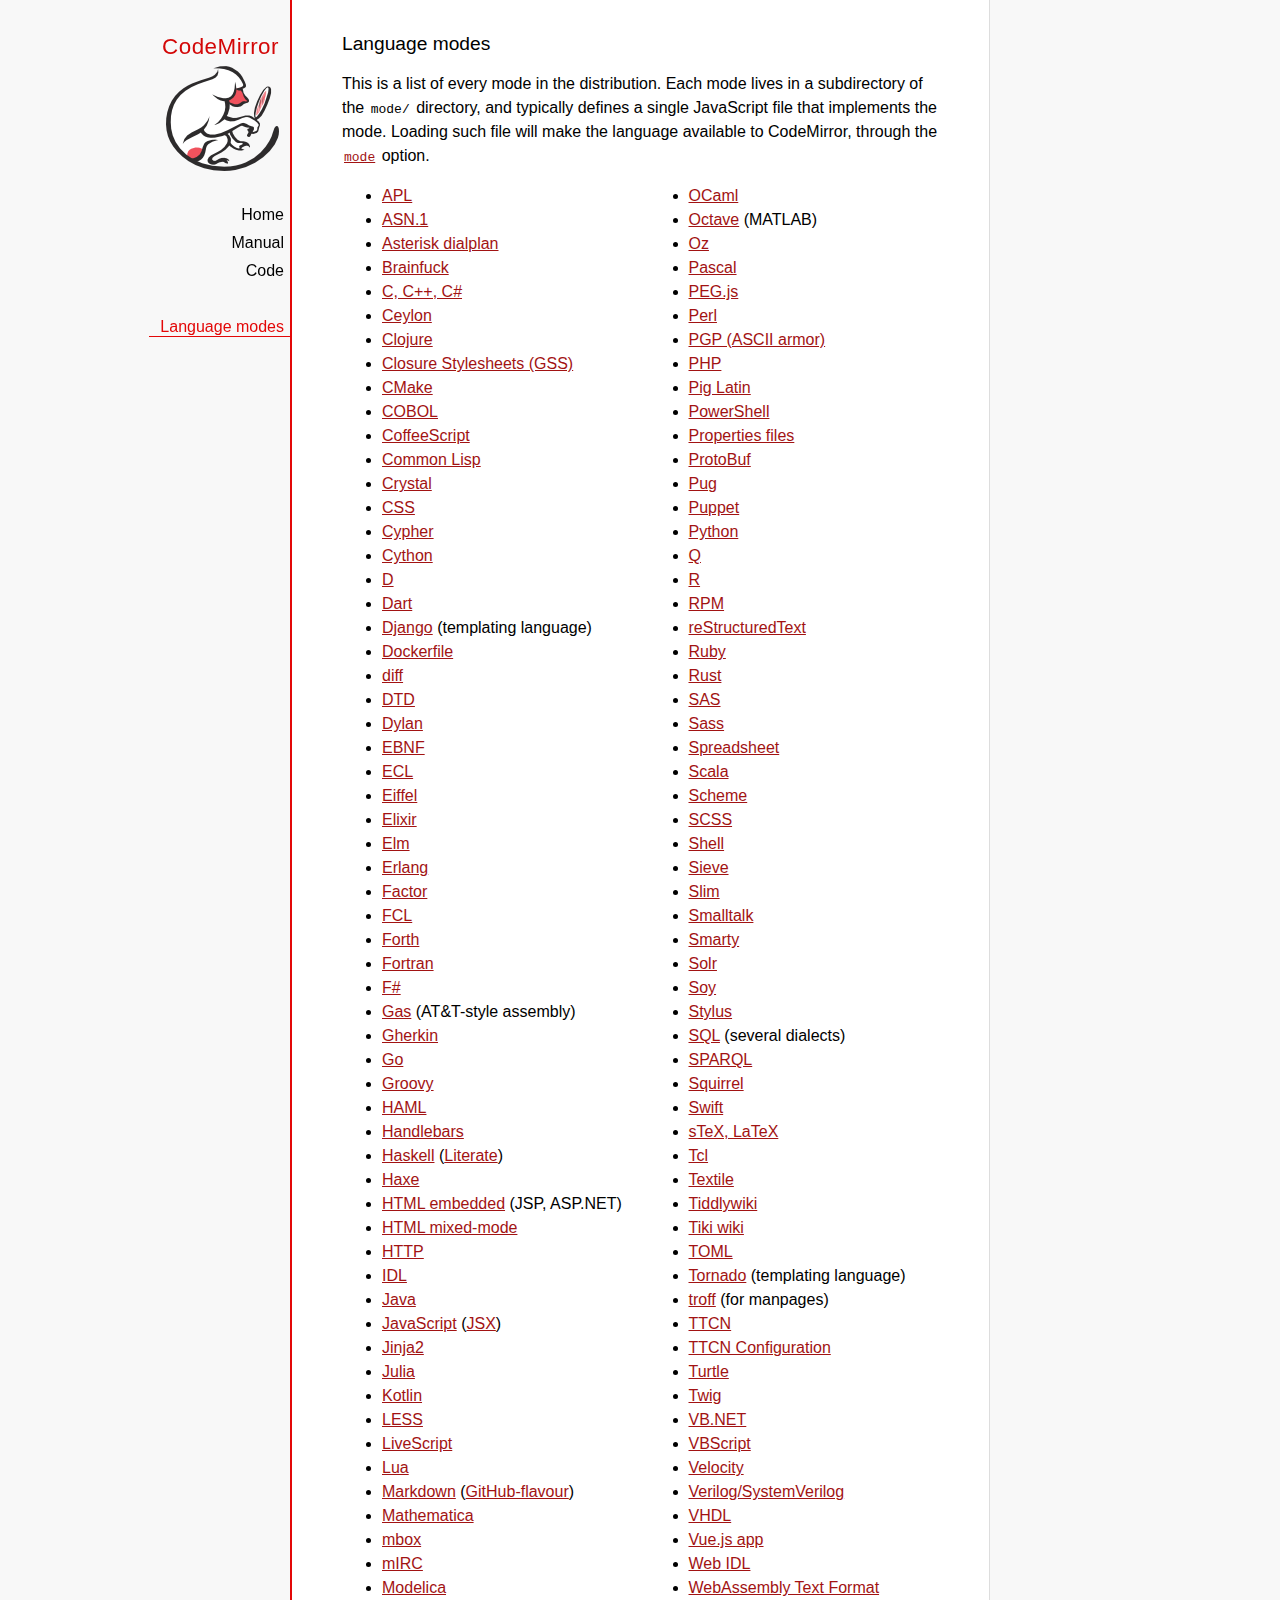
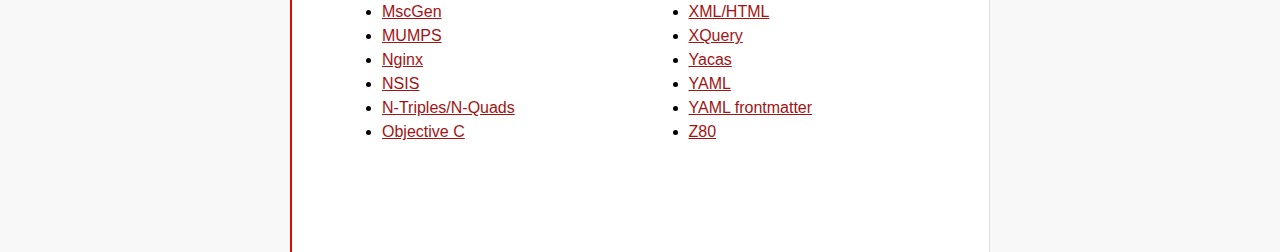
<file: loda-edit-with-plot/web/codemirror/mode/index.html>
<!doctype html>

<title>CodeMirror: Language Modes</title>
<meta charset="utf-8"/>
<link rel=stylesheet href="../doc/docs.css">

<div id=nav>
  <a href="https://codemirror.net"><h1>CodeMirror</h1><img id=logo src="../doc/logo.png"></a>

  <ul>
    <li><a href="../index.html">Home</a>
    <li><a href="../doc/manual.html">Manual</a>
    <li><a href="https://github.com/codemirror/codemirror">Code</a>
  </ul>
  <ul>
    <li><a class=active href="#">Language modes</a>
  </ul>
</div>

<article>

  <h2>Language modes</h2>

  <p>This is a list of every mode in the distribution. Each mode lives
in a subdirectory of the <code>mode/</code> directory, and typically
defines a single JavaScript file that implements the mode. Loading
such file will make the language available to CodeMirror, through
the <a href="../doc/manual.html#option_mode"><code>mode</code></a>
option.</p>

  <div style="-webkit-columns: 100px 2; -moz-columns: 100px 2; columns: 100px 2;">
    <ul style="margin-top: 0">
      <li><a href="apl/index.html">APL</a></li>
      <li><a href="asn.1/index.html">ASN.1</a></li>
      <li><a href="asterisk/index.html">Asterisk dialplan</a></li>
      <li><a href="brainfuck/index.html">Brainfuck</a></li>
      <li><a href="clike/index.html">C, C++, C#</a></li>
      <li><a href="clike/index.html">Ceylon</a></li>
      <li><a href="clojure/index.html">Clojure</a></li>
      <li><a href="css/gss.html">Closure Stylesheets (GSS)</a></li>
      <li><a href="cmake/index.html">CMake</a></li>
      <li><a href="cobol/index.html">COBOL</a></li>
      <li><a href="coffeescript/index.html">CoffeeScript</a></li>
      <li><a href="commonlisp/index.html">Common Lisp</a></li>
      <li><a href="crystal/index.html">Crystal</a></li>
      <li><a href="css/index.html">CSS</a></li>
      <li><a href="cypher/index.html">Cypher</a></li>
      <li><a href="python/index.html">Cython</a></li>
      <li><a href="d/index.html">D</a></li>
      <li><a href="dart/index.html">Dart</a></li>
      <li><a href="django/index.html">Django</a> (templating language)</li>
      <li><a href="dockerfile/index.html">Dockerfile</a></li>
      <li><a href="diff/index.html">diff</a></li>
      <li><a href="dtd/index.html">DTD</a></li>
      <li><a href="dylan/index.html">Dylan</a></li>
      <li><a href="ebnf/index.html">EBNF</a></li>
      <li><a href="ecl/index.html">ECL</a></li>
      <li><a href="eiffel/index.html">Eiffel</a></li>
      <li><a href="https://github.com/optick/codemirror-mode-elixir">Elixir</a></li>
      <li><a href="elm/index.html">Elm</a></li>
      <li><a href="erlang/index.html">Erlang</a></li>
      <li><a href="factor/index.html">Factor</a></li>
      <li><a href="fcl/index.html">FCL</a></li>
      <li><a href="forth/index.html">Forth</a></li>
      <li><a href="fortran/index.html">Fortran</a></li>
      <li><a href="mllike/index.html">F#</a></li>
      <li><a href="gas/index.html">Gas</a> (AT&amp;T-style assembly)</li>
      <li><a href="gherkin/index.html">Gherkin</a></li>
      <li><a href="go/index.html">Go</a></li>
      <li><a href="groovy/index.html">Groovy</a></li>
      <li><a href="haml/index.html">HAML</a></li>
      <li><a href="handlebars/index.html">Handlebars</a></li>
      <li><a href="haskell/index.html">Haskell</a> (<a href="haskell-literate/index.html">Literate</a>)</li>
      <li><a href="haxe/index.html">Haxe</a></li>
      <li><a href="htmlembedded/index.html">HTML embedded</a> (JSP, ASP.NET)</li>
      <li><a href="htmlmixed/index.html">HTML mixed-mode</a></li>
      <li><a href="http/index.html">HTTP</a></li>
      <li><a href="idl/index.html">IDL</a></li>
      <li><a href="clike/index.html">Java</a></li>
      <li><a href="javascript/index.html">JavaScript</a> (<a href="jsx/index.html">JSX</a>)</li>
      <li><a href="jinja2/index.html">Jinja2</a></li>
      <li><a href="julia/index.html">Julia</a></li>
      <li><a href="clike/index.html">Kotlin</a></li>
      <li><a href="css/less.html">LESS</a></li>
      <li><a href="livescript/index.html">LiveScript</a></li>
      <li><a href="lua/index.html">Lua</a></li>
      <li><a href="markdown/index.html">Markdown</a> (<a href="gfm/index.html">GitHub-flavour</a>)</li>
      <li><a href="mathematica/index.html">Mathematica</a></li>
      <li><a href="mbox/index.html">mbox</a></li>
      <li><a href="mirc/index.html">mIRC</a></li>
      <li><a href="modelica/index.html">Modelica</a></li>
      <li><a href="mscgen/index.html">MscGen</a></li>
      <li><a href="mumps/index.html">MUMPS</a></li>
      <li><a href="nginx/index.html">Nginx</a></li>
      <li><a href="nsis/index.html">NSIS</a></li>
      <li><a href="ntriples/index.html">N-Triples/N-Quads</a></li>
      <li><a href="clike/index.html">Objective C</a></li>
      <li><a href="mllike/index.html">OCaml</a></li>
      <li><a href="octave/index.html">Octave</a> (MATLAB)</li>
      <li><a href="oz/index.html">Oz</a></li>
      <li><a href="pascal/index.html">Pascal</a></li>
      <li><a href="pegjs/index.html">PEG.js</a></li>
      <li><a href="perl/index.html">Perl</a></li>
      <li><a href="asciiarmor/index.html">PGP (ASCII armor)</a></li>
      <li><a href="php/index.html">PHP</a></li>
      <li><a href="pig/index.html">Pig Latin</a></li>
      <li><a href="powershell/index.html">PowerShell</a></li>
      <li><a href="properties/index.html">Properties files</a></li>
      <li><a href="protobuf/index.html">ProtoBuf</a></li>
      <li><a href="pug/index.html">Pug</a></li>
      <li><a href="puppet/index.html">Puppet</a></li>
      <li><a href="python/index.html">Python</a></li>
      <li><a href="q/index.html">Q</a></li>
      <li><a href="r/index.html">R</a></li>
      <li><a href="rpm/index.html">RPM</a></li>
      <li><a href="rst/index.html">reStructuredText</a></li>
      <li><a href="ruby/index.html">Ruby</a></li>
      <li><a href="rust/index.html">Rust</a></li>
      <li><a href="sas/index.html">SAS</a></li>
      <li><a href="sass/index.html">Sass</a></li>
      <li><a href="spreadsheet/index.html">Spreadsheet</a></li>
      <li><a href="clike/scala.html">Scala</a></li>
      <li><a href="scheme/index.html">Scheme</a></li>
      <li><a href="css/scss.html">SCSS</a></li>
      <li><a href="shell/index.html">Shell</a></li>
      <li><a href="sieve/index.html">Sieve</a></li>
      <li><a href="slim/index.html">Slim</a></li>
      <li><a href="smalltalk/index.html">Smalltalk</a></li>
      <li><a href="smarty/index.html">Smarty</a></li>
      <li><a href="solr/index.html">Solr</a></li>
      <li><a href="soy/index.html">Soy</a></li>
      <li><a href="stylus/index.html">Stylus</a></li>
      <li><a href="sql/index.html">SQL</a> (several dialects)</li>
      <li><a href="sparql/index.html">SPARQL</a></li>
      <li><a href="clike/index.html">Squirrel</a></li>
      <li><a href="swift/index.html">Swift</a></li>
      <li><a href="stex/index.html">sTeX, LaTeX</a></li>
      <li><a href="tcl/index.html">Tcl</a></li>
      <li><a href="textile/index.html">Textile</a></li>
      <li><a href="tiddlywiki/index.html">Tiddlywiki</a></li>
      <li><a href="tiki/index.html">Tiki wiki</a></li>
      <li><a href="toml/index.html">TOML</a></li>
      <li><a href="tornado/index.html">Tornado</a> (templating language)</li>
      <li><a href="troff/index.html">troff</a> (for manpages)</li>
      <li><a href="ttcn/index.html">TTCN</a></li>
      <li><a href="ttcn-cfg/index.html">TTCN Configuration</a></li>
      <li><a href="turtle/index.html">Turtle</a></li>
      <li><a href="twig/index.html">Twig</a></li>
      <li><a href="vb/index.html">VB.NET</a></li>
      <li><a href="vbscript/index.html">VBScript</a></li>
      <li><a href="velocity/index.html">Velocity</a></li>
      <li><a href="verilog/index.html">Verilog/SystemVerilog</a></li>
      <li><a href="vhdl/index.html">VHDL</a></li>
      <li><a href="vue/index.html">Vue.js app</a></li>
      <li><a href="webidl/index.html">Web IDL</a></li>
      <li><a href="wast/index.html">WebAssembly Text Format</a></li>
      <li><a href="xml/index.html">XML/HTML</a></li>
      <li><a href="xquery/index.html">XQuery</a></li>
      <li><a href="yacas/index.html">Yacas</a></li>
      <li><a href="yaml/index.html">YAML</a></li>
      <li><a href="yaml-frontmatter/index.html">YAML frontmatter</a></li>
      <li><a href="z80/index.html">Z80</a></li>
    </ul>
  </div>

</article>
</file>
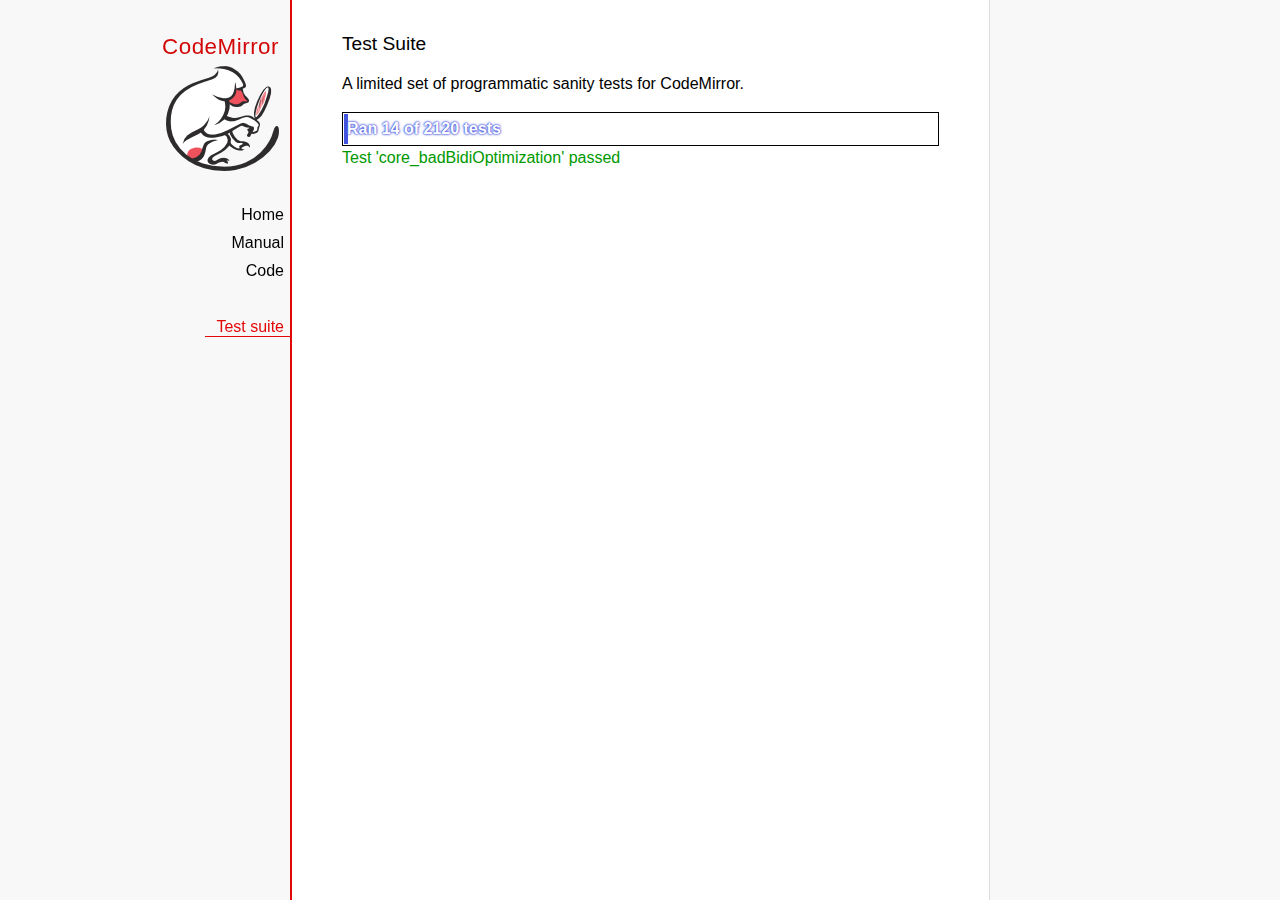
<file: loda-edit-with-plot/web/codemirror/test/index.html>
<!doctype html>

<meta charset="utf-8"/>
<title>CodeMirror: Test Suite</title>
<link rel=stylesheet href="../doc/docs.css">

<link rel="stylesheet" href="../lib/codemirror.css">
<link rel="stylesheet" href="mode_test.css">
<script>
  var errored = []
  window.onerror = function(e) { errored.push(e) }
</script>
<script src="../doc/activebookmark.js"></script>
<script src="../lib/codemirror.js"></script>
<script src="../mode/meta.js"></script>
<script src="../addon/mode/overlay.js"></script>
<script src="../addon/mode/multiplex.js"></script>
<script src="../addon/search/searchcursor.js"></script>
<script src="../addon/dialog/dialog.js"></script>
<script src="../addon/edit/matchbrackets.js"></script>
<script src="../addon/hint/sql-hint.js"></script>
<script src="../addon/hint/xml-hint.js"></script>
<script src="../addon/hint/html-hint.js"></script>
<script src="../addon/comment/comment.js"></script>
<script src="../addon/mode/simple.js"></script>
<script src="../mode/css/css.js"></script>
<script src="../mode/clike/clike.js"></script>
<!-- clike must be after css or vim and sublime tests will fail -->
<script src="../mode/clojure/clojure.js"></script>
<script src="../mode/cypher/cypher.js"></script>
<script src="../mode/d/d.js"></script>
<script src="../mode/dockerfile/dockerfile.js"></script>
<script src="../mode/gfm/gfm.js"></script>
<script src="../mode/haml/haml.js"></script>
<script src="../mode/htmlmixed/htmlmixed.js"></script>
<script src="../mode/javascript/javascript.js"></script>
<script src="../mode/jsx/jsx.js"></script>
<script src="../mode/markdown/markdown.js"></script>
<script src="../mode/php/php.js"></script>
<script src="../mode/python/python.js"></script>
<script src="../mode/powershell/powershell.js"></script>
<script src="../mode/ruby/ruby.js"></script>
<script src="../mode/sass/sass.js"></script>
<script src="../mode/shell/shell.js"></script>
<script src="../mode/slim/slim.js"></script>
<script src="../mode/soy/soy.js"></script>
<script src="../mode/sql/sql.js"></script>
<script src="../mode/stex/stex.js"></script>
<script src="../mode/swift/swift.js"></script>
<script src="../mode/textile/textile.js"></script>
<script src="../mode/verilog/verilog.js"></script>
<script src="../mode/xml/xml.js"></script>
<script src="../mode/xquery/xquery.js"></script>
<script src="../keymap/emacs.js"></script>
<script src="../keymap/sublime.js"></script>
<script src="../keymap/vim.js"></script>
<script src="../mode/rust/rust.js"></script>
<script src="../mode/mscgen/mscgen.js"></script>
<script src="../mode/dylan/dylan.js"></script>
<script src="../mode/wast/wast.js"></script>

<style>
  .ok { color: #090; }
  .fail { color: #e00; }
  .error { color: #c90; }
  .done { font-weight: bold; }
  #progress {
  background: #45d;
  color: white;
  text-shadow: 0 0 1px #45d, 0 0 2px #45d, 0 0 3px #45d;
  font-weight: bold;
  white-space: pre;
  }
  #testground {
  visibility: hidden;
  }
  #testground.offscreen {
  visibility: visible;
  position: absolute;
  left: -10000px;
  top: -10000px;
  }
  .CodeMirror { border: 1px solid black; }
</style>

<div id=nav>
  <a href="https://codemirror.net"><h1>CodeMirror</h1><img id=logo src="../doc/logo.png"></a>

  <ul>
    <li><a href="../index.html">Home</a>
    <li><a href="../doc/manual.html">Manual</a>
    <li><a href="https://github.com/codemirror/codemirror">Code</a>
  </ul>
  <ul>
    <li><a class=active href="#">Test suite</a>
  </ul>
</div>

<article>
  <h2>Test Suite</h2>

    <p>A limited set of programmatic sanity tests for CodeMirror.</p>

    <div style="border: 1px solid black; padding: 1px; max-width: 700px;">
      <div style="width: 0px;" id=progress><div style="padding: 3px;">Ran <span id="progress_ran">0</span><span id="progress_total"> of 0</span> tests</div></div>
    </div>
    <p id=status>Please enable JavaScript...</p>
    <div id=output></div>

    <div id=testground></div>

    <script src="driver.js"></script>
    <script src="test.js"></script>
    <script src="doc_test.js"></script>
    <script src="multi_test.js"></script>
    <script src="contenteditable_test.js"></script>
    <script src="scroll_test.js"></script>
    <script src="comment_test.js"></script>
    <script src="search_test.js"></script>
    <script src="mode_test.js"></script>

    <script src="../mode/clike/test.js"></script>
    <script src="../mode/clojure/test.js"></script>
    <script src="../mode/css/test.js"></script>
    <script src="../mode/css/gss_test.js"></script>
    <script src="../mode/css/scss_test.js"></script>
    <script src="../mode/css/less_test.js"></script>
    <script src="../mode/cypher/test.js"></script>
    <script src="../mode/d/test.js"></script>
    <script src="../mode/dockerfile/test.js"></script>
    <script src="../mode/gfm/test.js"></script>
    <script src="../mode/haml/test.js"></script>
    <script src="../mode/javascript/test.js"></script>
    <script src="../mode/jsx/test.js"></script>
    <script src="../mode/markdown/test.js"></script>
    <script src="../mode/php/test.js"></script>
    <script src="../mode/powershell/test.js"></script>
    <script src="../mode/ruby/test.js"></script>
    <script src="../mode/sass/test.js"></script>
    <script src="../mode/shell/test.js"></script>
    <script src="../mode/slim/test.js"></script>
    <script src="../mode/soy/test.js"></script>
    <script src="../mode/stex/test.js"></script>
    <script src="../mode/swift/test.js"></script>
    <script src="../mode/textile/test.js"></script>
    <script src="../mode/verilog/test.js"></script>
    <script src="../mode/xml/test.js"></script>
    <script src="../mode/xquery/test.js"></script>
    <script src="../mode/python/test.js"></script>
    <script src="../mode/rust/test.js"></script>
    <script src="../mode/wast/test.js"></script>
    <script src="../mode/mscgen/mscgen_test.js"></script>
    <script src="../mode/mscgen/xu_test.js"></script>
    <script src="../mode/mscgen/msgenny_test.js"></script>
    <script src="../mode/dylan/test.js"></script>
    <script src="../addon/mode/multiplex_test.js"></script>
    <script src="../addon/fold/foldcode.js"></script>
    <script src="../addon/fold/brace-fold.js"></script>
    <script src="../addon/fold/xml-fold.js"></script>
    <script src="../addon/scroll/annotatescrollbar.js"></script>

    <script src="emacs_test.js"></script>
    <script src="sql-hint-test.js"></script>
    <script src="sublime_test.js"></script>
    <script src="vim_test.js"></script>
    <script src="html-hint-test.js"></script>
    <script src="annotatescrollbar.js"></script>
    <script>
      window.onload = runHarness;
      CodeMirror.on(window, 'hashchange', runHarness);

      function esc(str) {
        return str.replace(/[<&]/, function(ch) { return ch == "<" ? "&lt;" : "&amp;"; });
      }

      var output = document.getElementById("output"),
          progress = document.getElementById("progress"),
          progressRan = document.getElementById("progress_ran").childNodes[0],
          progressTotal = document.getElementById("progress_total").childNodes[0];
      var count = 0,
          failed = 0,
          skipped = 0,
          bad = "",
          running = false, // Flag that states tests are running
          quit = false, // Flag to quit tests ASAP
          verbose = false, // Adds message for *every* test to output
          done = false

      function runHarness(){
        if (running) {
          quit = true;
          setStatus("Restarting tests...", '', true);
          setTimeout(function(){ runHarness(); }, 500);
          return;
        }
        filters = [];
        verbose = false;
        if (window.location.hash.substr(1)){
          var strings = window.location.hash.substr(1).split(",");
          while (strings.length) {
            var s = strings.shift();
            if (s === "verbose")
              verbose = true;
            else
              filters.push(parseTestFilter(decodeURIComponent(s)));
          }
        }
        quit = false;
        running = true;
        setStatus("Loading tests...");
        count = 0;
        failed = 0;
        done = false;
        skipped = 0;
        bad = "";
        totalTests = countTests();
        progressTotal.nodeValue = " of " + totalTests;
        progressRan.nodeValue = count;
        output.innerHTML = '';
        document.getElementById("testground").innerHTML = "<form>" +
          "<textarea id=\"code\" name=\"code\"></textarea>" +
          "<input type=submit value=ok name=submit>" +
          "</form>";
        runTests(displayTest);
      }

      function setStatus(message, className, force){
        if (quit && !force) return;
        if (!message) throw("must provide message");
        var status = document.getElementById("status").childNodes[0];
        status.nodeValue = message;
        status.parentNode.className = className;
      }
      function addOutput(name, className, code){
        var newOutput = document.createElement("dl");
        var newTitle = document.createElement("dt");
        newTitle.className = className;
        newTitle.appendChild(document.createTextNode(name));
        newOutput.appendChild(newTitle);
        var newMessage = document.createElement("dd");
        newMessage.innerHTML = code;
        newOutput.appendChild(newTitle);
        newOutput.appendChild(newMessage);
        output.appendChild(newOutput);
      }
      function displayTest(type, name, customMessage) {
        var message = "???";
        if (type != "done" && type != "skipped") ++count;
        progress.style.width = (count * (progress.parentNode.clientWidth - 2) / (totalTests || 1)) + "px";
        progressRan.nodeValue = count;
        if (type == "ok") {
          message = "Test '" + name + "' passed";
          if (!verbose) customMessage = false;
        } else if (type == "skipped") {
          message = "Test '" + name + "' skipped";
          ++skipped;
          if (!verbose) customMessage = false;
        } else if (type == "expected") {
          message = "Test '" + name + "' failed as expected";
          if (!verbose) customMessage = false;
        } else if (type == "error" || type == "fail") {
          ++failed;
          message = "Test '" + name + "' failed";
        } else if (type == "done") {
          if (failed) {
            type += " fail";
            message = failed + " failure" + (failed > 1 ? "s" : "");
          } else if (count < totalTests) {
            failed = totalTests - count;
            type += " fail";
            message = failed + " failure" + (failed > 1 ? "s" : "");
          } else {
            type += " ok";
            message = "All passed"
            if (skipped) {
              message += " (" + skipped + " skipped)";
            }
          }
          done = true
          progressTotal.nodeValue = '';
          customMessage = true; // Hack to avoid adding to output
        }
        if (verbose && !customMessage)  customMessage = message;
        setStatus(message, type);
        if (customMessage && customMessage.length > 0) {
          addOutput(name, type, customMessage);
        }
      }
    </script>

</article>
</file>
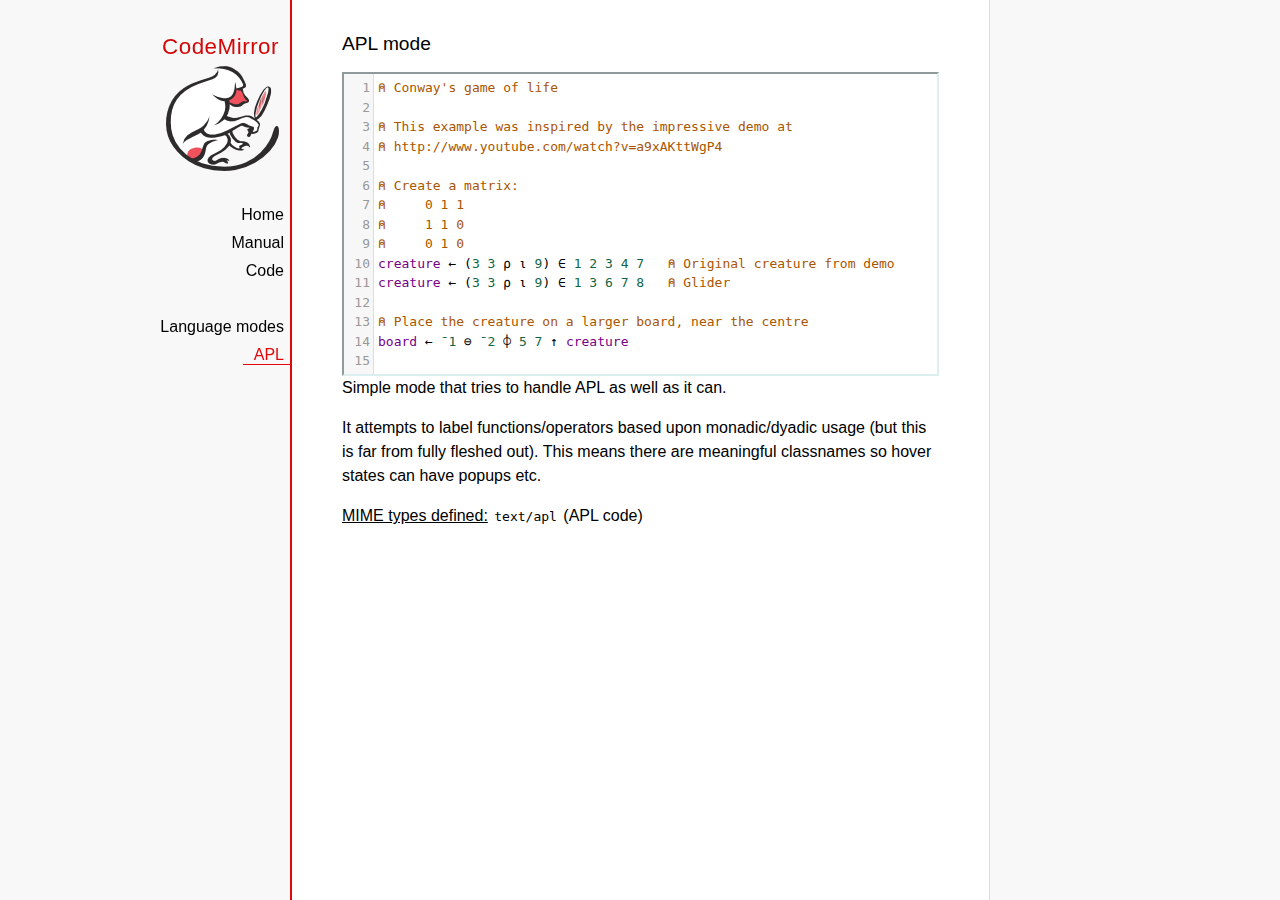
<file: loda-edit-with-plot/web/codemirror/mode/apl/index.html>
<!doctype html>

<title>CodeMirror: APL mode</title>
<meta charset="utf-8"/>
<link rel=stylesheet href="../../doc/docs.css">

<link rel="stylesheet" href="../../lib/codemirror.css">
<script src="../../lib/codemirror.js"></script>
<script src="../../addon/edit/matchbrackets.js"></script>
<script src="./apl.js"></script>
<style>
	.CodeMirror { border: 2px inset #dee; }
    </style>
<div id=nav>
  <a href="https://codemirror.net"><h1>CodeMirror</h1><img id=logo src="../../doc/logo.png" alt=""></a>

  <ul>
    <li><a href="../../index.html">Home</a>
    <li><a href="../../doc/manual.html">Manual</a>
    <li><a href="https://github.com/codemirror/codemirror">Code</a>
  </ul>
  <ul>
    <li><a href="../index.html">Language modes</a>
    <li><a class=active href="#">APL</a>
  </ul>
</div>

<article>
<h2>APL mode</h2>
<form><textarea id="code" name="code">
⍝ Conway's game of life

⍝ This example was inspired by the impressive demo at
⍝ http://www.youtube.com/watch?v=a9xAKttWgP4

⍝ Create a matrix:
⍝     0 1 1
⍝     1 1 0
⍝     0 1 0
creature ← (3 3 ⍴ ⍳ 9) ∈ 1 2 3 4 7   ⍝ Original creature from demo
creature ← (3 3 ⍴ ⍳ 9) ∈ 1 3 6 7 8   ⍝ Glider

⍝ Place the creature on a larger board, near the centre
board ← ¯1 ⊖ ¯2 ⌽ 5 7 ↑ creature

⍝ A function to move from one generation to the next
life ← {∨/ 1 ⍵ ∧ 3 4 = ⊂+/ +⌿ 1 0 ¯1 ∘.⊖ 1 0 ¯1 ⌽¨ ⊂⍵}

⍝ Compute n-th generation and format it as a
⍝ character matrix
gen ← {' #'[(life ⍣ ⍵) board]}

⍝ Show first three generations
(gen 1) (gen 2) (gen 3)
</textarea></form>

    <script>
      var editor = CodeMirror.fromTextArea(document.getElementById("code"), {
        lineNumbers: true,
        matchBrackets: true,
        mode: "text/apl"
      });
    </script>

    <p>Simple mode that tries to handle APL as well as it can.</p>
    <p>It attempts to label functions/operators based upon
    monadic/dyadic usage (but this is far from fully fleshed out).
    This means there are meaningful classnames so hover states can
    have popups etc.</p>

    <p><strong>MIME types defined:</strong> <code>text/apl</code> (APL code)</p>
  </article>
</file>
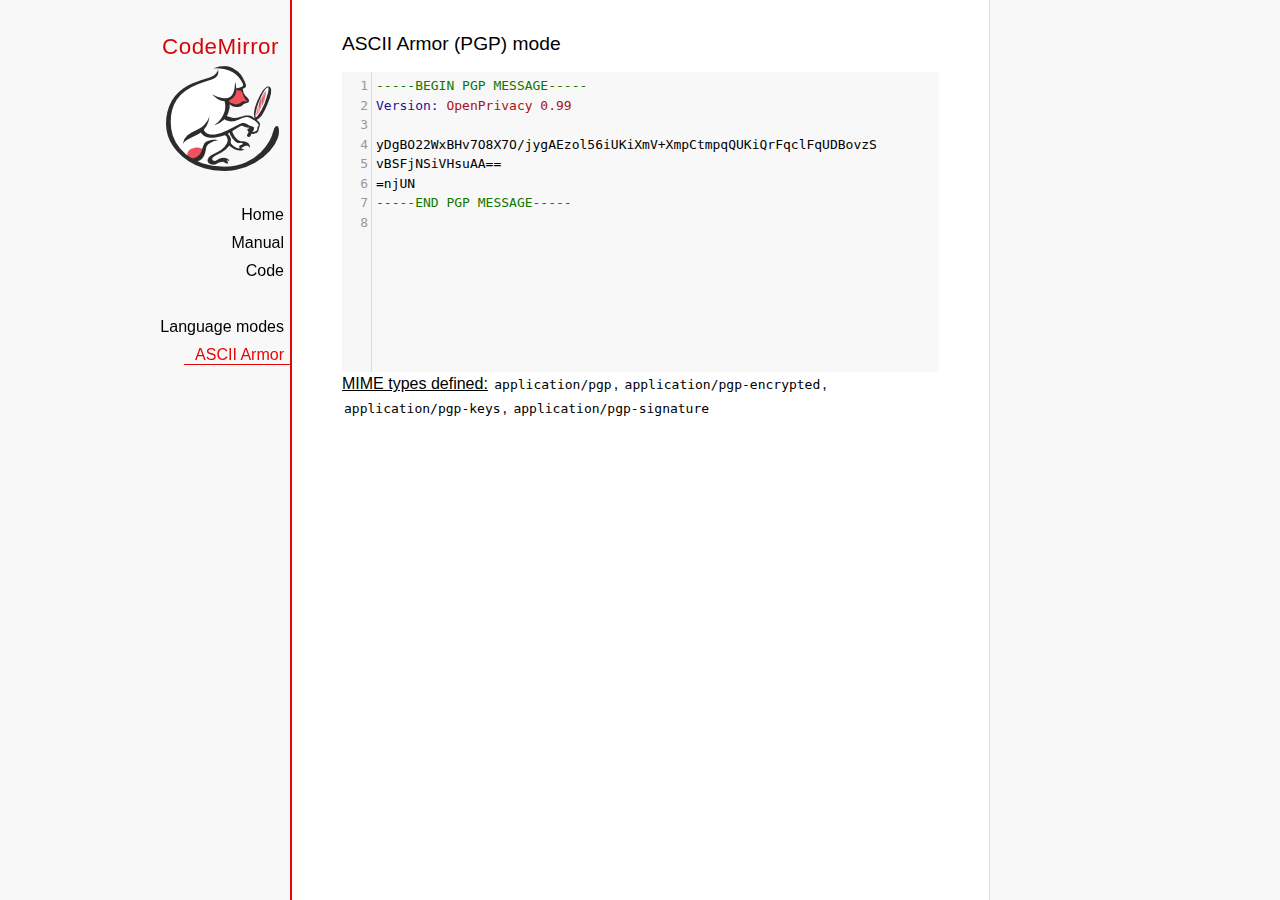
<file: loda-edit-with-plot/web/codemirror/mode/asciiarmor/index.html>
<!doctype html>

<title>CodeMirror: ASCII Armor (PGP) mode</title>
<meta charset="utf-8"/>
<link rel=stylesheet href="../../doc/docs.css">

<link rel="stylesheet" href="../../lib/codemirror.css">
<script src="../../lib/codemirror.js"></script>
<script src="asciiarmor.js"></script>
<style>.CodeMirror {background: #f8f8f8;}</style>
<div id=nav>
  <a href="https://codemirror.net"><h1>CodeMirror</h1><img id=logo src="../../doc/logo.png" alt=""></a>

  <ul>
    <li><a href="../../index.html">Home</a>
    <li><a href="../../doc/manual.html">Manual</a>
    <li><a href="https://github.com/codemirror/codemirror">Code</a>
  </ul>
  <ul>
    <li><a href="../index.html">Language modes</a>
    <li><a class=active href="#">ASCII Armor</a>
  </ul>
</div>

<article>
<h2>ASCII Armor (PGP) mode</h2>
<form><textarea id="code" name="code">
-----BEGIN PGP MESSAGE-----
Version: OpenPrivacy 0.99

yDgBO22WxBHv7O8X7O/jygAEzol56iUKiXmV+XmpCtmpqQUKiQrFqclFqUDBovzS
vBSFjNSiVHsuAA==
=njUN
-----END PGP MESSAGE-----
</textarea></form>

<script>
var editor = CodeMirror.fromTextArea(document.getElementById("code"), {
  lineNumbers: true
});
</script>

<p><strong>MIME types
defined:</strong> <code>application/pgp</code>, <code>application/pgp-encrypted</code>, <code>application/pgp-keys</code>, <code>application/pgp-signature</code></p>

</article>
</file>
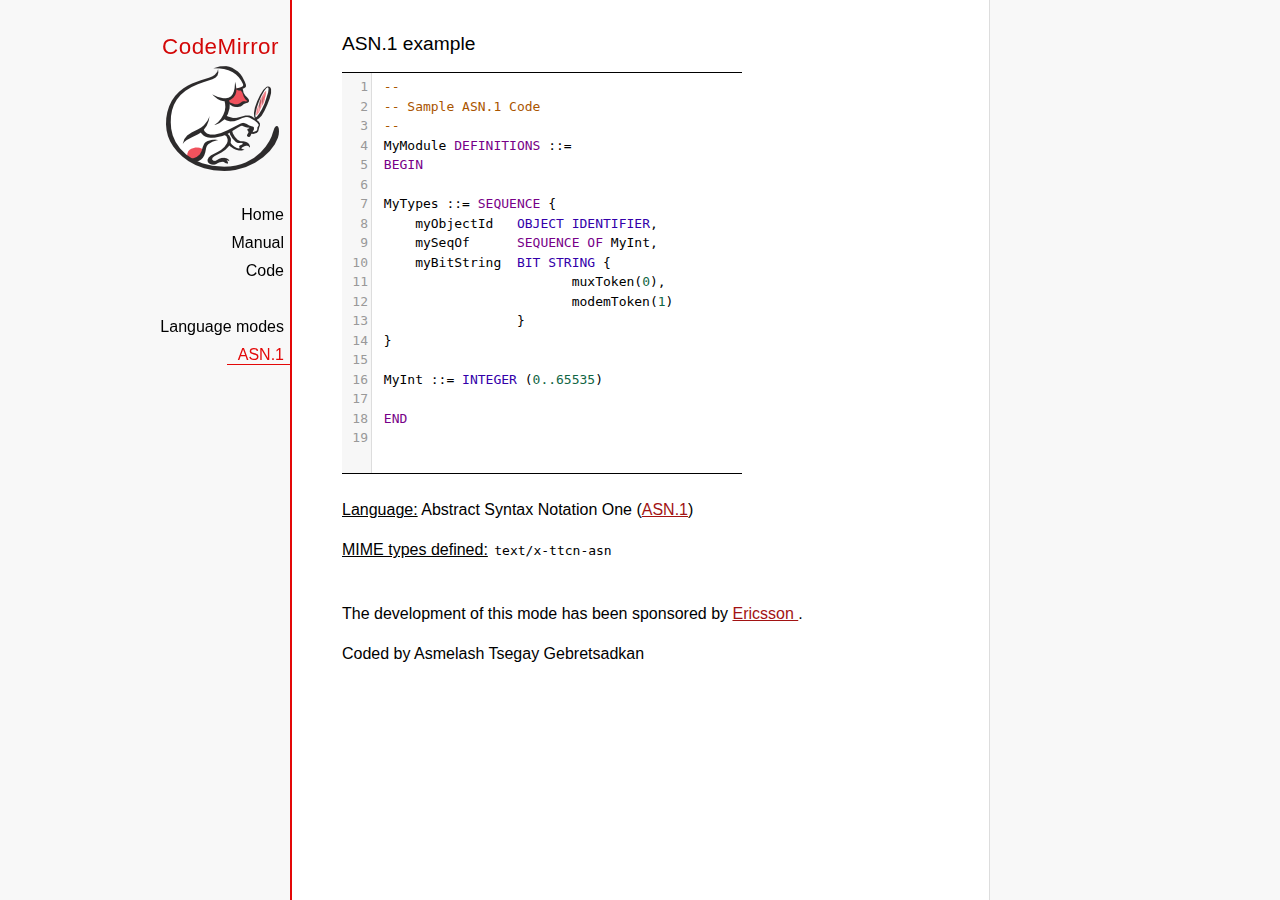
<file: loda-edit-with-plot/web/codemirror/mode/asn.1/index.html>
﻿<!doctype html>

<title>CodeMirror: ASN.1 mode</title>
<meta charset="utf-8"/>
<link rel=stylesheet href="../../doc/docs.css">

<link rel="stylesheet" href="../../lib/codemirror.css">
<script src="../../lib/codemirror.js"></script>
<script src="../../addon/edit/matchbrackets.js"></script>
<script src="asn.1.js"></script>
<style>
    .CodeMirror {
        border-top: 1px solid black;
        border-bottom: 1px solid black;
    }
</style>
<div id=nav>
    <a href="https://codemirror.net"><h1>CodeMirror</h1>
        <img id=logo src="../../doc/logo.png" alt="">
    </a>

    <ul>
        <li><a href="../../index.html">Home</a>
        <li><a href="../../doc/manual.html">Manual</a>
        <li><a href="https://github.com/codemirror/codemirror">Code</a>
    </ul>
    <ul>
        <li><a href="../index.html">Language modes</a>
        <li><a class=active href="http://en.wikipedia.org/wiki/Abstract_Syntax_Notation_One">ASN.1</a>
    </ul>
</div>
<article>
    <h2>ASN.1 example</h2>
    <div>
        <textarea id="ttcn-asn-code">
 --
 -- Sample ASN.1 Code
 --
 MyModule DEFINITIONS ::=
 BEGIN

 MyTypes ::= SEQUENCE {
     myObjectId   OBJECT IDENTIFIER,
     mySeqOf      SEQUENCE OF MyInt,
     myBitString  BIT STRING {
                         muxToken(0),
                         modemToken(1)
                  }
 }

 MyInt ::= INTEGER (0..65535)

 END
        </textarea>
    </div>

    <script>
        var ttcnEditor = CodeMirror.fromTextArea(document.getElementById("ttcn-asn-code"), {
            lineNumbers: true,
            matchBrackets: true,
            mode: "text/x-ttcn-asn"
        });
        ttcnEditor.setSize(400, 400);
        var mac = CodeMirror.keyMap.default == CodeMirror.keyMap.macDefault;
        CodeMirror.keyMap.default[(mac ? "Cmd" : "Ctrl") + "-Space"] = "autocomplete";
    </script>
    <br/>
    <p><strong>Language:</strong> Abstract Syntax Notation One
        (<a href="http://www.itu.int/en/ITU-T/asn1/Pages/introduction.aspx">ASN.1</a>)
    </p>
    <p><strong>MIME types defined:</strong> <code>text/x-ttcn-asn</code></p>

    <br/>
    <p>The development of this mode has been sponsored by <a href="http://www.ericsson.com/">Ericsson
    </a>.</p>
    <p>Coded by Asmelash Tsegay Gebretsadkan </p>
</article>
</file>
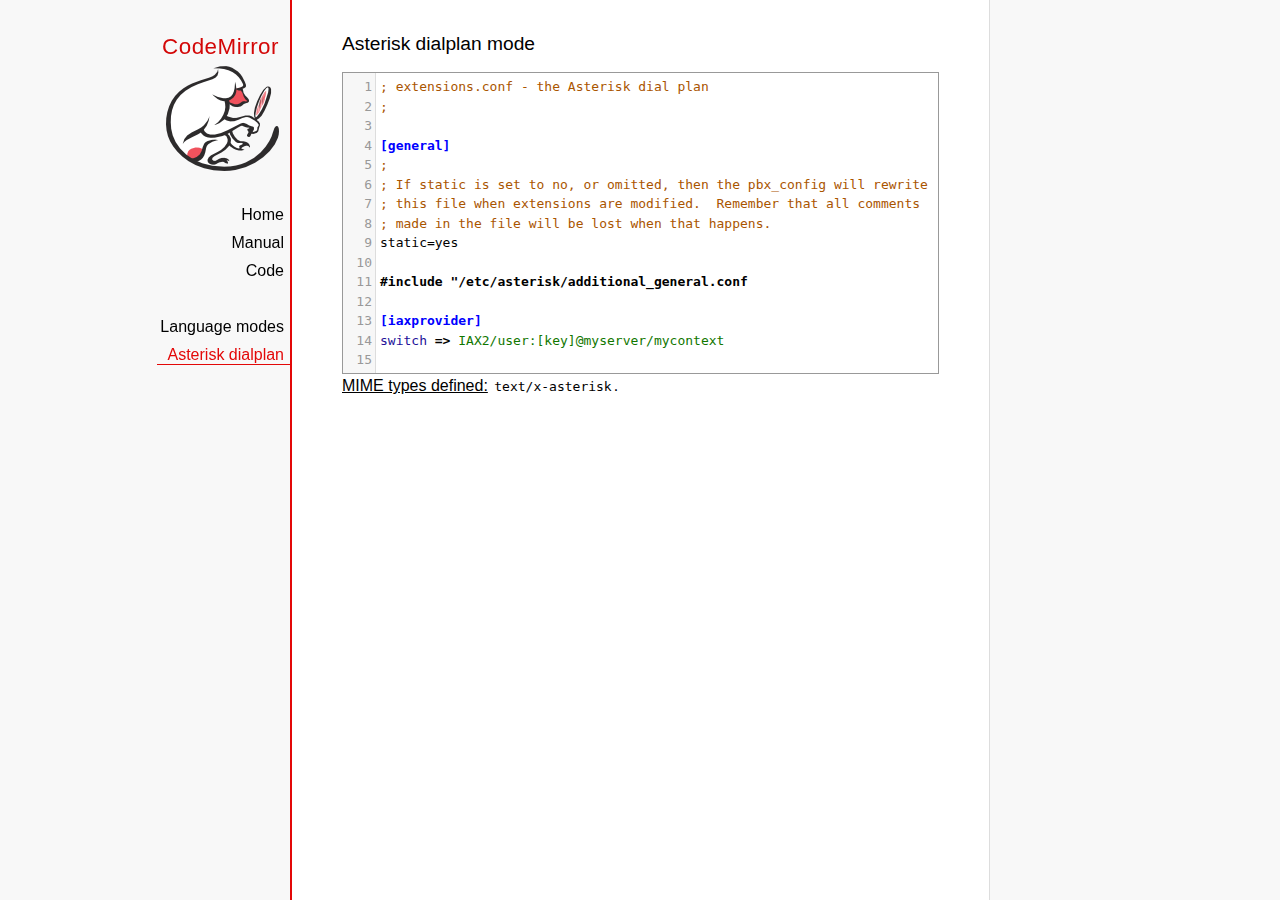
<file: loda-edit-with-plot/web/codemirror/mode/asterisk/index.html>
<!doctype html>

<title>CodeMirror: Asterisk dialplan mode</title>
<meta charset="utf-8"/>
<link rel=stylesheet href="../../doc/docs.css">

<link rel="stylesheet" href="../../lib/codemirror.css">
<script src="../../lib/codemirror.js"></script>
<script src="../../addon/edit/matchbrackets.js"></script>
<script src="asterisk.js"></script>
<style>
      .CodeMirror {border: 1px solid #999;}
      .cm-s-default span.cm-arrow { color: red; }
    </style>
<div id=nav>
  <a href="https://codemirror.net"><h1>CodeMirror</h1><img id=logo src="../../doc/logo.png" alt=""></a>

  <ul>
    <li><a href="../../index.html">Home</a>
    <li><a href="../../doc/manual.html">Manual</a>
    <li><a href="https://github.com/codemirror/codemirror">Code</a>
  </ul>
  <ul>
    <li><a href="../index.html">Language modes</a>
    <li><a class=active href="#">Asterisk dialplan</a>
  </ul>
</div>

<article>
<h2>Asterisk dialplan mode</h2>
<form><textarea id="code" name="code">
; extensions.conf - the Asterisk dial plan
;

[general]
;
; If static is set to no, or omitted, then the pbx_config will rewrite
; this file when extensions are modified.  Remember that all comments
; made in the file will be lost when that happens.
static=yes

#include "/etc/asterisk/additional_general.conf

[iaxprovider]
switch => IAX2/user:[key]@myserver/mycontext

[dynamic]
#exec /usr/bin/dynamic-peers.pl

[trunkint]
;
; International long distance through trunk
;
exten => _9011.,1,Macro(dundi-e164,${EXTEN:4})
exten => _9011.,n,Dial(${GLOBAL(TRUNK)}/${FILTER(0-9,${EXTEN:${GLOBAL(TRUNKMSD)}})})

[local]
;
; Master context for local, toll-free, and iaxtel calls only
;
ignorepat => 9
include => default

[demo]
include => stdexten
;
; We start with what to do when a call first comes in.
;
exten => s,1,Wait(1)			; Wait a second, just for fun
same  => n,Answer			; Answer the line
same  => n,Set(TIMEOUT(digit)=5)	; Set Digit Timeout to 5 seconds
same  => n,Set(TIMEOUT(response)=10)	; Set Response Timeout to 10 seconds
same  => n(restart),BackGround(demo-congrats)	; Play a congratulatory message
same  => n(instruct),BackGround(demo-instruct)	; Play some instructions
same  => n,WaitExten			; Wait for an extension to be dialed.

exten => 2,1,BackGround(demo-moreinfo)	; Give some more information.
exten => 2,n,Goto(s,instruct)

exten => 3,1,Set(LANGUAGE()=fr)		; Set language to french
exten => 3,n,Goto(s,restart)		; Start with the congratulations

exten => 1000,1,Goto(default,s,1)
;
; We also create an example user, 1234, who is on the console and has
; voicemail, etc.
;
exten => 1234,1,Playback(transfer,skip)		; "Please hold while..."
					; (but skip if channel is not up)
exten => 1234,n,Gosub(${EXTEN},stdexten(${GLOBAL(CONSOLE)}))
exten => 1234,n,Goto(default,s,1)		; exited Voicemail

exten => 1235,1,Voicemail(1234,u)		; Right to voicemail

exten => 1236,1,Dial(Console/dsp)		; Ring forever
exten => 1236,n,Voicemail(1234,b)		; Unless busy

;
; # for when they're done with the demo
;
exten => #,1,Playback(demo-thanks)	; "Thanks for trying the demo"
exten => #,n,Hangup			; Hang them up.

;
; A timeout and "invalid extension rule"
;
exten => t,1,Goto(#,1)			; If they take too long, give up
exten => i,1,Playback(invalid)		; "That's not valid, try again"

;
; Create an extension, 500, for dialing the
; Asterisk demo.
;
exten => 500,1,Playback(demo-abouttotry); Let them know what's going on
exten => 500,n,Dial(IAX2/guest@pbx.digium.com/s@default)	; Call the Asterisk demo
exten => 500,n,Playback(demo-nogo)	; Couldn't connect to the demo site
exten => 500,n,Goto(s,6)		; Return to the start over message.

;
; Create an extension, 600, for evaluating echo latency.
;
exten => 600,1,Playback(demo-echotest)	; Let them know what's going on
exten => 600,n,Echo			; Do the echo test
exten => 600,n,Playback(demo-echodone)	; Let them know it's over
exten => 600,n,Goto(s,6)		; Start over

;
;	You can use the Macro Page to intercom a individual user
exten => 76245,1,Macro(page,SIP/Grandstream1)
; or if your peernames are the same as extensions
exten => _7XXX,1,Macro(page,SIP/${EXTEN})
;
;
; System Wide Page at extension 7999
;
exten => 7999,1,Set(TIMEOUT(absolute)=60)
exten => 7999,2,Page(Local/Grandstream1@page&Local/Xlite1@page&Local/1234@page/n,d)

; Give voicemail at extension 8500
;
exten => 8500,1,VoicemailMain
exten => 8500,n,Goto(s,6)

    </textarea></form>
    <script>
      var editor = CodeMirror.fromTextArea(document.getElementById("code"), {
        mode: "text/x-asterisk",
        matchBrackets: true,
        lineNumbers: true
      });
    </script>

    <p><strong>MIME types defined:</strong> <code>text/x-asterisk</code>.</p>

  </article>
</file>
<file: arc-staging/common.css>
:root {
    --ui-separator: #0f0f0f;
    --ui-background: #1c1c1c;
    --ui-button-background: #424242;
    --ui-text-color: #cfcfcf;
    --ui-header-background: #2c2c2c;
    --ui-footer-background: #2c2c2c;
    --ui-link-color: white;

    /* The original ARC colors */
    --arc-color-0: #000000; /* black */
    --arc-color-1: #0074D9; /* blue */
    --arc-color-2: #FF4136; /* red */
    --arc-color-3: #2ECC40; /* green */
    --arc-color-4: #FFDC00; /* yellow */
    --arc-color-5: #AAAAAA; /* grey */
    --arc-color-6: #F012BE; /* fuschia */
    --arc-color-7: #FF851B; /* orange */
    --arc-color-8: #7FDBFF; /* teal */
    --arc-color-9: #870C25; /* brown */
}

body.theme-bluecyanwhite {
    /*
    Dark blue, medium cyan, light white
    */
    --arc-color-0: #03045e;
    --arc-color-1: #023e8a;
    --arc-color-2: #0077b6;
    --arc-color-3: #0096c7;
    --arc-color-4: #00b4d8;
    --arc-color-5: #48cae4;
    --arc-color-6: #90e0ef;
    --arc-color-7: #ade8f4;
    --arc-color-8: #caf0f8;
    --arc-color-9: #f6fbfc;
}

body.theme-paultolmuted {
    /* 
    Paul Tol's Muted qualitative color scheme 
    https://personal.sron.nl/~pault/#sec:qualitative
    */
    --arc-color-0: #332288;
    --arc-color-1: #44aa99;
    --arc-color-2: #cc6677;
    --arc-color-3: #117733;
    --arc-color-4: #ddcc77;
    --arc-color-5: #dddddd;
    --arc-color-6: #aa4499;
    --arc-color-7: #999933;
    --arc-color-8: #88ccee;
    --arc-color-9: #882255;
}

body.theme-paultolsequential {
    /* 
    Paul Tol's Sequential color scheme 
    https://google.github.io/palette.js/
    */
    --arc-color-0: #662404;
    --arc-color-1: #923004;
    --arc-color-2: #c24406;
    --arc-color-3: #e5610c;
    --arc-color-4: #f7861c;
    --arc-color-5: #fdac3a;
    --arc-color-6: #ffce65;
    --arc-color-7: #ffe798;
    --arc-color-8: #fff7c5;
    --arc-color-9: #ffffe4;
}

body.theme-greyscale {
    /* 
    Greyscale color scheme
    */
    --arc-color-0: #000000;
    --arc-color-1: #1c1c1c;
    --arc-color-2: #393939;
    --arc-color-3: #555555;
    --arc-color-4: #717171;
    --arc-color-5: #8e8e8e;
    --arc-color-6: #aaaaaa;
    --arc-color-7: #c6c6c6;
    --arc-color-8: #e3e3e3;
    --arc-color-9: #ffffff;
}

body.theme-c64 {
    /* 
    C64 color scheme
    */
    --arc-color-0: #000000;
    --arc-color-1: #0088FF;
    --arc-color-2: #880000;
    --arc-color-3: #00CC55;
    --arc-color-4: #EEEE77;
    --arc-color-5: #777777;
    --arc-color-6: #CC44CC;
    --arc-color-7: #DD8855;
    --arc-color-8: #AAFFEE;
    --arc-color-9: #664400;
}

body.theme-secam {
    /* 
    SECAM color scheme
    */
    --arc-color-0: #000000;
    --arc-color-1: #2121ff;
    --arc-color-2: #f03c79;
    --arc-color-3: #7fff00;
    --arc-color-4: #ffff3f;
    --arc-color-5: #ffffff;
    --arc-color-6: #ff50ff;
    --arc-color-7: #FF851B; /* Orange is not in SECAM */
    --arc-color-8: #7fffff;
    --arc-color-9: #870C25; /* Brown is not in SECAM */
}

body.theme-ega {
    /* 
    EGA color scheme
    */
    --arc-color-0: #000000;
    --arc-color-1: #0000AA;
    --arc-color-2: #AA0000;
    --arc-color-3: #00AA00;
    --arc-color-4: #FFFF55;
    --arc-color-5: #AAAAAA;
    --arc-color-6: #AA00AA;
    --arc-color-7: #FF5555;
    --arc-color-8: #55FFFF;
    --arc-color-9: #AA5500;
}

body.theme-amigaworkbench13 {
    /* 
    Amiga workbench 1.3 color scheme
    */
    --arc-color-0: #000020;
    --arc-color-1: #2354A4;
    --arc-color-2: #CB382F;
    --arc-color-3: #4B6F38; /* I have not seen green in workbench 1.3 */
    --arc-color-4: #FDFEFF;
    --arc-color-5: #8E9192;
    --arc-color-6: #A020A9; /* I have not seen purple in workbench 1.3 */
    --arc-color-7: #EE8F34;
    --arc-color-8: #7777C6;
    --arc-color-9: #854F1D; /* I have not seen brown in workbench 1.3. */
}

body.theme-applerainbow {
    /* 
    The rainbow in the Apple logo
    */
    --arc-color-0: #000000;
    --arc-color-1: #3C88DB;
    --arc-color-2: #CD2C23;
    --arc-color-3: #5AC53A;
    --arc-color-4: #F2EA4E;
    --arc-color-5: #6d6d6d; /* Grey is not in the original Apple rainbow logo */
    --arc-color-6: #9D1F6C;
    --arc-color-7: #EE8D34;
    --arc-color-8: #ffffff; /* Teal is not in the original Apple rainbow logo */
    --arc-color-9: #235134; /* Brown is not in the original Apple rainbow logo  */
}

body.theme-romanfresco {
    /* 
    Well-preserved wall paintings from which many of the classic Roman colors are known.
    */
    --arc-color-0: #000000; /* black */
    --arc-color-1: #1034A6; /* blue, https://en.wikipedia.org/wiki/Egyptian_blue */
    --arc-color-2: #E34234; /* red, https://en.wikipedia.org/wiki/Shades_of_red#Vermilion */
    --arc-color-3: #0BDA51; /* green, https://en.wikipedia.org/wiki/Malachite */
    --arc-color-4: #F9BF50; /* yellow, https://en.wikipedia.org/wiki/Ochre */
    --arc-color-5: #635147; /* grey, https://en.wikipedia.org/wiki/Sienna#Raw_sienna */
    --arc-color-6: #5A1030; /* fuschia, https://en.wikipedia.org/wiki/Tyrian_purple */
    --arc-color-7: #CC7722; /* orange, https://en.wikipedia.org/wiki/Ochre */
    --arc-color-8: #43B3AE; /* teal, https://en.wikipedia.org/wiki/Verdigris */
    --arc-color-9: #965434; /* brown, https://en.wikipedia.org/wiki/Umber */
}

.hidden {
    display: none;
}

* {
  margin: 0;
  padding: 0;
  box-sizing: inherit; 
}

html {
    height: 100%;
    font-family: system-ui,-apple-system,BlinkMacSystemFont,Segoe UI,Roboto,Helvetica,Arial,sans-serif,Segoe UI Emoji,Segoe UI Symbol;
    font-size: 1.2rem;
    font-weight: 400;
    color: var(--ui-text-color);
    box-sizing: border-box;
    background-color: var(--ui-background);
}    
body {
    height: 100%;
    margin: 0;
    display: flex;
    flex-direction: column;
}
  
.top-banner-container-outer {
    color: #eedede;
    background-color: #9b3219;
    font-size: 30px;
    padding: 20px;
    display: none;
}
.top-banner-container-inner {
    display: flex;
    align-items: center;
}
.top-banner-item-center {
    flex: 1;
    padding-left: 20px;
    padding-right: 20px;
}
.top-banner-item-left,
.top-banner-item-right {
    flex: none;
    font-size: 60px;
}
.titlebar-container {
    display: flex;
    padding-left: 20px;
    padding-right: 20px;
    padding-top: 15px;
    padding-bottom: 15px;
    border-bottom: 1px solid var(--ui-separator);
    align-items: center;
}
.titlebar-item {
    flex: 1;
}
.titlebar-item-left {
    text-align: left;
}
.titlebar-item-center {
    text-align: center;
    font-size: 22px;
    font-weight: 500;
    color: var(--ui-text-color);
}
.titlebar-item-right {
    text-align: right;
}
.primary-button {
    border: none;
    color: rgb(77, 73, 73);
    background-color: #f7eb42;
    border: 1px solid rgb(54, 54, 54);
    padding: 10px 18px;
    text-align: center;
    text-decoration: none;
    font-size: 16px;
    border-radius: 5px;
}
.primary-button:hover {
    background-color: #e9dc28;
    border: 1px solid rgb(100, 100, 100);
}
.primary-button:active {
    background-color: #cfc422;
    border: 1px solid rgb(34, 34, 34);
}
.primary-button:disabled {
    border: 1px solid #999;
    background-color: #ccc;
    color: #666;
}
.secondary-button {
    background-color: var(--ui-button-background);
    border: 1px solid var(--ui-button-background);
    padding: 10px 18px;
    border-radius: 5px;
    font-size: 16px;
    color: var(--ui-text-color);
    text-align: center;
    text-decoration: none;
    cursor: pointer;
    outline: none;
    -webkit-appearance: none; /* Removes inherent browser styling in WebKit browsers */
    -moz-appearance: none; /* Removes inherent browser styling in Mozilla browsers */
    appearance: none; /* General rule for modern browsers */
    box-shadow: none; /* Removes any default browser box-shadow */
    transition: background-color 0.3s, color 0.3s; /* Smooth transition for hover and active states */
}
@media (hover: hover) {
    .secondary-button:hover {
        background-color: var(--ui-text-color);
        color: var(--ui-background);
    }
}
.secondary-button:active {
    background-color: #eaeaea;
    border: 1px solid rgb(23, 23, 23);
}

#main-outer {
    flex: 1 1 auto;
    position: relative;
    min-height: 0;
}

#main-inner {
    position: absolute;
    top: 0;
    bottom: 0;
    left: 0;
    right: 0;
    box-sizing: border-box;
    overflow-y: auto;
}

header {
    background-color: var(--ui-header-background);
}
</file>
<file: arc-staging/index.css>
:root {
  --opacity-transition: 200ms cubic-bezier(0.4, 0.1, 0.2, 0.1);
}

html {
  /* disable pull-to-refresh in mobile browsers */
  overflow: hidden;
  overscroll-behavior: none;
}

#main-inner:focus {
  outline: none;
}

/* Overlay with Initializing... message */

#overlay {
  position: fixed;
  top: 0;
  left: 0;
  right: 0;
  bottom: 0;
  z-index: 10;
  background-color: var(--ui-background);
  opacity: 0.9;
}

#overlay-message {
  position: absolute;
  top: 50%;
  left: 50%;
  font-size: 50px;
  color: var(--ui-text-color);
  transform: translate(-50%,-50%);
  -ms-transform: translate(-50%,-50%);
}

/* Filter section */

#filter-settings a {
  color: #2a7ae2;
  text-decoration: none;
}

.filter-plus,
.filter-minus {
  border-radius: 25px;
  border: 1px solid #383838;
  padding-top: 0px;
  padding-bottom: 1px;
  padding-left: 5px;
  padding-right: 5px;
  color: #000000;
  white-space: nowrap;
}

.filter-plus {
  background: #BCE29E;
}

.filter-plus::before {
  content: "+";
}

.filter-minus {
  background: #FF8787;
}

.filter-minus::before {
  content: "-";
}

/* Task gallery */

.container {
  display: flex;
  flex-direction: column;
  align-items: center;
  width: fit-content;
  margin-left: auto;
  margin-right: auto;
}

#filter-settings {
  padding-top: 1em;
}

#filter-status {
  padding-top: 1em;
  padding-bottom: 1em;
}

.gallery {
  display: grid;
  grid-template-columns: repeat(1, 1fr);
  grid-gap: 0;
  margin-bottom: 2em;
}

.gallery_cell {
  box-sizing: border-box;
  border: 1px solid transparent;
  /* background-color: #303030; */
  /* opacity: 0.9; */
  position: relative;
}

@media (hover: hover) and (pointer: fine) {
  /* Desktops with mouse */
  .gallery_cell:hover img {
    opacity: 0.6;
    -webkit-transition: opacity var(--opacity-transition);
    -moz-transition: opacity var(--opacity-transition);
    -o-transition: opacity var(--opacity-transition);
    transition: opacity var(--opacity-transition);
  }

  .gallery_cell:hover {
    cursor: pointer;
    border-color: #fff;
    border-radius: 3px;
    background-color: rgb(50, 50, 50);
  }
}

.gallery_cell {
  display: inline-block; /* Makes the <a> tag behave like a block element */
  margin: auto;
  object-fit: none;
  overflow: hidden;
  line-height: 0;       /* Removes extra space inside <a> tag */
}

.gallery_cell_image_normal {
  width: 160px;
  height: 80px;
  object-fit: scale-down;
}

.gallery_cell_image_wide {
  width: 320px;
  height: 80px;
  object-fit: scale-down;
}

.gallery_cell_normal {
}

.gallery_cell_wide {
  grid-column: span 2; /* Span across two columns */
}

.gallery a.disabled {
  pointer-events: none;
  cursor: default;
  opacity: 0.25;
}

#tool-label {
  display: none;
}
@media only screen and (min-width: 800px) {
  #tool-label {
    display: inline-block;
  }
}

#settings-button,
#about-button {
  font-size: 10px;
}

#about-button {
  display: none;
}

@media only screen and (min-width: 700px) {
  #about-button {
    display: inline-block;
  }
}

@media only screen and (min-width: 850px) {
  #settings-button,
  #about-button {
    font-size: 12px;
  }
}

@media only screen and (min-width: 1000px) {
  #settings-button,
  #about-button {
    font-size: 15px;
  }
}

@media (min-width: 350px) { 
  .gallery {
    grid-template-columns: repeat(2, 1fr);
  }
}

@media (min-width: 510px) { 
  .gallery {
    grid-template-columns: repeat(3, 1fr);
  }
}

@media (min-width: 670px) { 
  .gallery {
    grid-template-columns: repeat(4, 1fr);
  }
}

@media (min-width: 830px) { 
  .gallery {
    grid-template-columns: repeat(5, 1fr);
  }
}

@media (min-width: 990px) { 
  .gallery {
    grid-template-columns: repeat(6, 1fr);
  }
}

@media (min-width: 1150px) { 
  .gallery {
    grid-template-columns: repeat(7, 1fr);
  }
}

@media (min-width: 1310px) { 
  .gallery {
    grid-template-columns: repeat(8, 1fr);
  }
}

#filter-previous-button.hidden,
#filter-next-button.hidden,
#advanced-tool.hidden,
#advanced-filter-tag.hidden {
  display: none !important;
}

.inline-block {
  display: inline-block;
}

/* Default styles for buttons, showing full titles and hiding short titles */
.responsive-button .full-title {
  display: inline;
}

.responsive-button .short-title {
  display: none;
}

@media (max-width: 600px) { /* Adjust 600px based on your needs */
  .responsive-button .full-title {
    display: none; /* Hide full title on small screens */
  }

  .responsive-button .short-title {
    display: inline; /* Show short title on small screens */
  }
}
</file>
<file: arc-thumbnail/common.css>
:root {
    --ui-separator: #000000;
    --ui-background: #1c1c1c;
    --ui-text-color: #cfcfcf;
}

* {
  margin: 0;
  padding: 0;
  box-sizing: inherit; 
}

html {
    height: 100%;
    font-family: system-ui,-apple-system,BlinkMacSystemFont,Segoe UI,Roboto,Helvetica,Arial,sans-serif,Segoe UI Emoji,Segoe UI Symbol;
    font-size: 1.2rem;
    font-weight: 400;
    color: var(--ui-text-color);
    box-sizing: border-box;
    background-color: var(--ui-background);
}    
body {
    height: 100%;
    margin: 0;
    display: flex;
    flex-direction: column;
}
#page-footer {
    border-top: 1px solid var(--ui-separator);
    padding: 10px;
    display: flex;
    flex-direction: row;
    justify-content: flex-start;
    align-items: stretch;
}
  
.top-banner-container-outer {
    color: #eedede;
    background-color: #9b3219;
    font-size: 30px;
    padding: 20px;
    display: none;
}
.top-banner-container-inner {
    display: flex;
    align-items: center;
}
.top-banner-item-center {
    flex: 1;
    padding-left: 20px;
    padding-right: 20px;
}
.top-banner-item-left,
.top-banner-item-right {
    flex: none;
    font-size: 60px;
}
.titlebar-container {
    display: flex;
    padding-left: 20px;
    padding-right: 20px;
    padding-top: 15px;
    padding-bottom: 15px;
    border-bottom: 1px solid var(--ui-separator);
    align-items: center;
}
.titlebar-item {
    flex: 1;
}
.titlebar-item-left {
    text-align: left;
}
.titlebar-item-center {
    text-align: center;
    font-size: 22px;
    font-weight: 500;
    color: var(--ui-text-color);
}
.titlebar-item-right {
    text-align: right;
}
.primary-button {
    border: none;
    color: rgb(77, 73, 73);
    background-color: #f7eb42;
    border: 1px solid rgb(54, 54, 54);
    padding: 10px 18px;
    text-align: center;
    text-decoration: none;
    font-size: 16px;
    border-radius: 5px;
}
.primary-button:hover {
    background-color: #e9dc28;
    border: 1px solid rgb(100, 100, 100);
}
.primary-button:active {
    background-color: #cfc422;
    border: 1px solid rgb(34, 34, 34);
}
.primary-button:disabled {
    border: 1px solid #999;
    background-color: #ccc;
    color: #666;
}
.seconday-button {
    border: none;
    color: var(--ui-text-color);
    border: 1px solid var(--ui-text-color);
    padding: 10px 18px;
    text-align: center;
    text-decoration: none;
    font-size: 16px;
    border-radius: 5px;
}
.seconday-button:hover {
    background-color: var(--ui-text-color);
    color: var(--ui-background);
}
.seconday-button:active {
    background-color: #eaeaea;
    border: 1px solid rgb(34, 34, 34);
}
.page-footer-item {
    flex: 1;
}
#page-footer-item1 {
    text-align: center;
}

#main-outer {
    flex: 1 1 auto;
    position: relative;
    min-height: 0;
}

#main-inner {
    position: absolute;
    top: 0;
    bottom: 0;
    left: 0;
    right: 0;
    box-sizing: border-box;
    overflow-y: scroll;
}
</file>
<file: arc-thumbnail/index.css>
:root {
  --opacity-transition: 200ms cubic-bezier(0.4, 0.1, 0.2, 0.1);
}

#overlay {
  position: fixed;
  top: 0;
  left: 0;
  right: 0;
  bottom: 0;
  z-index: 10;
  background-color: var(--ui-background);
  opacity: 0.9;
}

#overlay-message {
  position: absolute;
  top: 50%;
  left: 50%;
  font-size: 50px;
  color: var(--ui-text-color);
  transform: translate(-50%,-50%);
  -ms-transform: translate(-50%,-50%);
}

.container {
  width: 100%;
  margin: 0;
}

.gallery {
  display: grid;
  grid-template-columns: repeat(2, 1fr);
  /* grid-gap: 1.5rem;  */
  grid-gap: 0; 
}

.gallery__item {
  box-sizing: border-box;
  border: 3px solid transparent;
  /* background-color: #303030; */
  /* opacity: 0.9; */
  position: relative;
}

.gallery__item:hover img {
  opacity: 0.06;
  -webkit-transition: opacity var(--opacity-transition);
  -moz-transition: opacity var(--opacity-transition);
  -o-transition: opacity var(--opacity-transition);
  transition: opacity var(--opacity-transition);
}

.gallery__item:hover {
  /* opacity: 1.0; */
  cursor: pointer;
  /* border: 1px solid #fff; */
  border: 3px solid rgb(0, 139, 245);
  border-radius: 0.25em;
  background-color: rgb(50, 50, 50);
  /* box-shadow: 0 1px black; */
}

.gallery__item:hover::after {
  content: "Open";
  position: absolute;
  top: 50%;
  left: 50%;
  transform: translate(-50%, -50%);
  color: var(--ui-text-color);
  padding: 5px;
  font-size: 20px;
  font-weight: medium;
  text-align: center;
}

.gallery__img {
  width: 100%;
  height: 100%;
  object-fit: scale-down;
  display: block;
  /* background-color: red; */
}

.gallery__item__normal {
  grid-column: auto / span 1;
  grid-row: auto / span 1;
}

.gallery__item__wide {
  grid-column: auto / span 2;
  grid-row: auto / span 1;
}

#dataset-label {
  display: none;
}

@media only screen and (min-width: 400px) {
  .gallery {
    grid-template-columns: repeat(3, 1fr);
  }
}

@media only screen and (min-width: 500px) {
  .gallery {
    grid-template-columns: repeat(4, 1fr);
  }
}

@media only screen and (min-width: 600px) {
  .gallery {
    grid-template-columns: repeat(5, 1fr);
  }
}

@media only screen and (min-width: 700px) {
  .gallery {
    grid-template-columns: repeat(6, 1fr);
  }
}

@media only screen and (min-width: 800px) {
  .gallery {
    grid-template-columns: repeat(7, 1fr);
  }

  #dataset-label {
    display: inline-block;
  }
}

@media only screen and (min-width: 900px) {
  .gallery {
    grid-template-columns: repeat(8, 1fr);
  }
}

@media only screen and (min-width: 1000px) {
  .gallery {
    grid-template-columns: repeat(9, 1fr);
  }
}

@media only screen and (min-width: 1100px) {
  .gallery {
    grid-template-columns: repeat(10, 1fr);
  }
}

@media only screen and (min-width: 1200px) {
  .gallery {
    grid-template-columns: repeat(11, 1fr);
  }
}
</file>
<file: loda-edit-with-plot/web/codemirror/lib/codemirror.css>
/* BASICS */

.CodeMirror {
  /* Set height, width, borders, and global font properties here */
  font-family: monospace;
  height: 300px;
  color: black;
  direction: ltr;
}

/* PADDING */

.CodeMirror-lines {
  padding: 4px 0; /* Vertical padding around content */
}
.CodeMirror pre.CodeMirror-line,
.CodeMirror pre.CodeMirror-line-like {
  padding: 0 4px; /* Horizontal padding of content */
}

.CodeMirror-scrollbar-filler, .CodeMirror-gutter-filler {
  background-color: white; /* The little square between H and V scrollbars */
}

/* GUTTER */

.CodeMirror-gutters {
  border-right: 1px solid #ddd;
  background-color: #f7f7f7;
  white-space: nowrap;
}
.CodeMirror-linenumbers {}
.CodeMirror-linenumber {
  padding: 0 3px 0 5px;
  min-width: 20px;
  text-align: right;
  color: #999;
  white-space: nowrap;
}

.CodeMirror-guttermarker { color: black; }
.CodeMirror-guttermarker-subtle { color: #999; }

/* CURSOR */

.CodeMirror-cursor {
  border-left: 1px solid black;
  border-right: none;
  width: 0;
}
/* Shown when moving in bi-directional text */
.CodeMirror div.CodeMirror-secondarycursor {
  border-left: 1px solid silver;
}
.cm-fat-cursor .CodeMirror-cursor {
  width: auto;
  border: 0 !important;
  background: #7e7;
}
.cm-fat-cursor div.CodeMirror-cursors {
  z-index: 1;
}
.cm-fat-cursor-mark {
  background-color: rgba(20, 255, 20, 0.5);
  -webkit-animation: blink 1.06s steps(1) infinite;
  -moz-animation: blink 1.06s steps(1) infinite;
  animation: blink 1.06s steps(1) infinite;
}
.cm-animate-fat-cursor {
  width: auto;
  border: 0;
  -webkit-animation: blink 1.06s steps(1) infinite;
  -moz-animation: blink 1.06s steps(1) infinite;
  animation: blink 1.06s steps(1) infinite;
  background-color: #7e7;
}
@-moz-keyframes blink {
  0% {}
  50% { background-color: transparent; }
  100% {}
}
@-webkit-keyframes blink {
  0% {}
  50% { background-color: transparent; }
  100% {}
}
@keyframes blink {
  0% {}
  50% { background-color: transparent; }
  100% {}
}

/* Can style cursor different in overwrite (non-insert) mode */
.CodeMirror-overwrite .CodeMirror-cursor {}

.cm-tab { display: inline-block; text-decoration: inherit; }

.CodeMirror-rulers {
  position: absolute;
  left: 0; right: 0; top: -50px; bottom: 0;
  overflow: hidden;
}
.CodeMirror-ruler {
  border-left: 1px solid #ccc;
  top: 0; bottom: 0;
  position: absolute;
}

/* DEFAULT THEME */

.cm-s-default .cm-header {color: blue;}
.cm-s-default .cm-quote {color: #090;}
.cm-negative {color: #d44;}
.cm-positive {color: #292;}
.cm-header, .cm-strong {font-weight: bold;}
.cm-em {font-style: italic;}
.cm-link {text-decoration: underline;}
.cm-strikethrough {text-decoration: line-through;}

.cm-s-default .cm-keyword {color: #708;}
.cm-s-default .cm-atom {color: #219;}
.cm-s-default .cm-number {color: #164;}
.cm-s-default .cm-def {color: #00f;}
.cm-s-default .cm-variable,
.cm-s-default .cm-punctuation,
.cm-s-default .cm-property,
.cm-s-default .cm-operator {}
.cm-s-default .cm-variable-2 {color: #05a;}
.cm-s-default .cm-variable-3, .cm-s-default .cm-type {color: #085;}
.cm-s-default .cm-comment {color: #a50;}
.cm-s-default .cm-string {color: #a11;}
.cm-s-default .cm-string-2 {color: #f50;}
.cm-s-default .cm-meta {color: #555;}
.cm-s-default .cm-qualifier {color: #555;}
.cm-s-default .cm-builtin {color: #30a;}
.cm-s-default .cm-bracket {color: #997;}
.cm-s-default .cm-tag {color: #170;}
.cm-s-default .cm-attribute {color: #00c;}
.cm-s-default .cm-hr {color: #999;}
.cm-s-default .cm-link {color: #00c;}

.cm-s-default .cm-error {color: #f00;}
.cm-invalidchar {color: #f00;}

.CodeMirror-composing { border-bottom: 2px solid; }

/* Default styles for common addons */

div.CodeMirror span.CodeMirror-matchingbracket {color: #0b0;}
div.CodeMirror span.CodeMirror-nonmatchingbracket {color: #a22;}
.CodeMirror-matchingtag { background: rgba(255, 150, 0, .3); }
.CodeMirror-activeline-background {background: #e8f2ff;}

/* STOP */

/* The rest of this file contains styles related to the mechanics of
   the editor. You probably shouldn't touch them. */

.CodeMirror {
  position: relative;
  overflow: hidden;
  background: white;
}

.CodeMirror-scroll {
  overflow: scroll !important; /* Things will break if this is overridden */
  /* 50px is the magic margin used to hide the element's real scrollbars */
  /* See overflow: hidden in .CodeMirror */
  margin-bottom: -50px; margin-right: -50px;
  padding-bottom: 50px;
  height: 100%;
  outline: none; /* Prevent dragging from highlighting the element */
  position: relative;
}
.CodeMirror-sizer {
  position: relative;
  border-right: 50px solid transparent;
}

/* The fake, visible scrollbars. Used to force redraw during scrolling
   before actual scrolling happens, thus preventing shaking and
   flickering artifacts. */
.CodeMirror-vscrollbar, .CodeMirror-hscrollbar, .CodeMirror-scrollbar-filler, .CodeMirror-gutter-filler {
  position: absolute;
  z-index: 6;
  display: none;
  outline: none;
}
.CodeMirror-vscrollbar {
  right: 0; top: 0;
  overflow-x: hidden;
  overflow-y: scroll;
}
.CodeMirror-hscrollbar {
  bottom: 0; left: 0;
  overflow-y: hidden;
  overflow-x: scroll;
}
.CodeMirror-scrollbar-filler {
  right: 0; bottom: 0;
}
.CodeMirror-gutter-filler {
  left: 0; bottom: 0;
}

.CodeMirror-gutters {
  position: absolute; left: 0; top: 0;
  min-height: 100%;
  z-index: 3;
}
.CodeMirror-gutter {
  white-space: normal;
  height: 100%;
  display: inline-block;
  vertical-align: top;
  margin-bottom: -50px;
}
.CodeMirror-gutter-wrapper {
  position: absolute;
  z-index: 4;
  background: none !important;
  border: none !important;
}
.CodeMirror-gutter-background {
  position: absolute;
  top: 0; bottom: 0;
  z-index: 4;
}
.CodeMirror-gutter-elt {
  position: absolute;
  cursor: default;
  z-index: 4;
}
.CodeMirror-gutter-wrapper ::selection { background-color: transparent }
.CodeMirror-gutter-wrapper ::-moz-selection { background-color: transparent }

.CodeMirror-lines {
  cursor: text;
  min-height: 1px; /* prevents collapsing before first draw */
}
.CodeMirror pre.CodeMirror-line,
.CodeMirror pre.CodeMirror-line-like {
  /* Reset some styles that the rest of the page might have set */
  -moz-border-radius: 0; -webkit-border-radius: 0; border-radius: 0;
  border-width: 0;
  background: transparent;
  font-family: inherit;
  font-size: inherit;
  margin: 0;
  white-space: pre;
  word-wrap: normal;
  line-height: inherit;
  color: inherit;
  z-index: 2;
  position: relative;
  overflow: visible;
  -webkit-tap-highlight-color: transparent;
  -webkit-font-variant-ligatures: contextual;
  font-variant-ligatures: contextual;
}
.CodeMirror-wrap pre.CodeMirror-line,
.CodeMirror-wrap pre.CodeMirror-line-like {
  word-wrap: break-word;
  white-space: pre-wrap;
  word-break: normal;
}

.CodeMirror-linebackground {
  position: absolute;
  left: 0; right: 0; top: 0; bottom: 0;
  z-index: 0;
}

.CodeMirror-linewidget {
  position: relative;
  z-index: 2;
  padding: 0.1px; /* Force widget margins to stay inside of the container */
}

.CodeMirror-widget {}

.CodeMirror-rtl pre { direction: rtl; }

.CodeMirror-code {
  outline: none;
}

/* Force content-box sizing for the elements where we expect it */
.CodeMirror-scroll,
.CodeMirror-sizer,
.CodeMirror-gutter,
.CodeMirror-gutters,
.CodeMirror-linenumber {
  -moz-box-sizing: content-box;
  box-sizing: content-box;
}

.CodeMirror-measure {
  position: absolute;
  width: 100%;
  height: 0;
  overflow: hidden;
  visibility: hidden;
}

.CodeMirror-cursor {
  position: absolute;
  pointer-events: none;
}
.CodeMirror-measure pre { position: static; }

div.CodeMirror-cursors {
  visibility: hidden;
  position: relative;
  z-index: 3;
}
div.CodeMirror-dragcursors {
  visibility: visible;
}

.CodeMirror-focused div.CodeMirror-cursors {
  visibility: visible;
}

.CodeMirror-selected { background: #d9d9d9; }
.CodeMirror-focused .CodeMirror-selected { background: #d7d4f0; }
.CodeMirror-crosshair { cursor: crosshair; }
.CodeMirror-line::selection, .CodeMirror-line > span::selection, .CodeMirror-line > span > span::selection { background: #d7d4f0; }
.CodeMirror-line::-moz-selection, .CodeMirror-line > span::-moz-selection, .CodeMirror-line > span > span::-moz-selection { background: #d7d4f0; }

.cm-searching {
  background-color: #ffa;
  background-color: rgba(255, 255, 0, .4);
}

/* Used to force a border model for a node */
.cm-force-border { padding-right: .1px; }

@media print {
  /* Hide the cursor when printing */
  .CodeMirror div.CodeMirror-cursors {
    visibility: hidden;
  }
}

/* See issue #2901 */
.cm-tab-wrap-hack:after { content: ''; }

/* Help users use markselection to safely style text background */
span.CodeMirror-selectedtext { background: none; }
</file>
<file: loda-edit-with-plot/web/codemirror/theme/idea.css>
/**
    Name:       IDEA default theme
    From IntelliJ IDEA by JetBrains
 */

.cm-s-idea span.cm-meta { color: #808000; }
.cm-s-idea span.cm-number { color: #0000FF; }
.cm-s-idea span.cm-keyword { line-height: 1em; font-weight: bold; color: #000080; }
.cm-s-idea span.cm-atom { font-weight: bold; color: #000080; }
.cm-s-idea span.cm-def { color: #000000; }
.cm-s-idea span.cm-variable { color: black; }
.cm-s-idea span.cm-variable-2 { color: black; }
.cm-s-idea span.cm-variable-3, .cm-s-idea span.cm-type { color: black; }
.cm-s-idea span.cm-property { color: black; }
.cm-s-idea span.cm-operator { color: black; }
.cm-s-idea span.cm-comment { color: #808080; }
.cm-s-idea span.cm-string { color: #008000; }
.cm-s-idea span.cm-string-2 { color: #008000; }
.cm-s-idea span.cm-qualifier { color: #555; }
.cm-s-idea span.cm-error { color: #FF0000; }
.cm-s-idea span.cm-attribute { color: #0000FF; }
.cm-s-idea span.cm-tag { color: #000080; }
.cm-s-idea span.cm-link { color: #0000FF; }
.cm-s-idea .CodeMirror-activeline-background { background: #FFFAE3; }

.cm-s-idea span.cm-builtin { color: #30a; }
.cm-s-idea span.cm-bracket { color: #cc7; }
.cm-s-idea  { font-family: Consolas, Menlo, Monaco, Lucida Console, Liberation Mono, DejaVu Sans Mono, Bitstream Vera Sans Mono, Courier New, monospace, serif;}


.cm-s-idea .CodeMirror-matchingbracket { outline:1px solid grey; color:black !important; }

.CodeMirror-hints.idea {
  font-family: Menlo, Monaco, Consolas, 'Courier New', monospace;
  color: #616569;
  background-color: #ebf3fd !important;
}

.CodeMirror-hints.idea .CodeMirror-hint-active {
  background-color: #a2b8c9 !important;
  color: #5c6065 !important;
}
</file>
<file: loda-edit-with-plot/web/loda_rust_web.css>
html {
    height: 100%;
    font-family: system-ui,-apple-system,BlinkMacSystemFont,Segoe UI,Roboto,Helvetica,Arial,sans-serif,Segoe UI Emoji,Segoe UI Symbol;
    font-size: 1.2rem;
    font-weight: 400;
    background-color: #F9F3F2;
    color: rgb(36, 41, 46);
}
body {
    height: 100%;
    margin: 0;
    display: flex;
    flex-direction: column;
}
#overlay {
    position: fixed;
    top: 0;
    left: 0;
    right: 0;
    bottom: 0;
    z-index: 10;
    background-color: rgba(171, 171, 171, 0.81);
}
#overlay-message {
    position: absolute;
    top: 50%;
    left: 50%;
    font-size: 50px;
    color: rgb(0, 0, 0);
    transform: translate(-50%,-50%);
    -ms-transform: translate(-50%,-50%);
}
#splitview-outer {
    flex: 1 1 auto;
    position: relative;
    min-height: 0;
}
#splitview-inner {
}
#editor-outer {
    position: absolute;
    top: 0;
    bottom: 0;
    left: 0;
    width: 50%;
}
#editor-inner {
}
#output-outer {
    position: absolute;
    top: 0;
    bottom: 0;
    left: 50%;
    width: 50%;
    right: 0;
    border-left: 1px solid #bdbdbd;
    box-sizing: border-box;
    overflow-y: scroll;
}
#output-inner {
    margin: 10px;
    padding: 5px;
    background-color: white;
    overflow-wrap: break-word;
    word-wrap: break-word;
    font-family: monospace;
}
#output-inner .error {
    color: red;
}
#output-inner .term {
    color: black;
}
#output-inner .separator {
    color: #bbb;
}
#page-footer {
    border-top: 1px solid #bdbdbd;
    padding: 10px;
    display: flex;
    flex-direction: row;
    justify-content: flex-start;
    align-items: stretch;
}
  
.CodeMirror { height: 100%; }
.CodeMirror .cm-header { font-family: arial; }
.CodeMirror .cm-header-1 { font-size: 150%; }
.CodeMirror .cm-header-2 { font-size: 130%; }
.CodeMirror .cm-header-3 { font-size: 120%; }
.CodeMirror .cm-header-4 { font-size: 110%; }
.CodeMirror .cm-header-5 { font-size: 100%; }
.CodeMirror .cm-header-6 { font-size: 90%; }
.CodeMirror .cm-strong { font-size: 140%; }
.CodeMirror .cm-trailingspace {
    background-image: url([data-uri]);
    background-position: bottom left;
    background-repeat: repeat-x;
}
.CodeMirror pre.CodeMirror-placeholder { color: #999; }
  
.top-banner-container-outer {
    color: #eedede;
    background-color: #9b3219;
    font-size: 30px;
    padding: 20px;
    display: none;
}
.top-banner-container-inner {
    display: flex;
    align-items: center;
}
.top-banner-item-center {
    flex: 1;
    padding-left: 20px;
    padding-right: 20px;
}
.top-banner-item-left,
.top-banner-item-right {
    flex: none;
    font-size: 60px;
}
.titlebar-container {
    display: flex;
    padding-left: 20px;
    padding-right: 20px;
    padding-top: 15px;
    padding-bottom: 15px;
    border-bottom: 1px solid #bdbdbd;
    align-items: center;
}
.titlebar-item {
    flex: 1;
}
.titlebar-item-left {
    text-align: left;
}
.titlebar-item-center {
    text-align: center;
    font-size: 22px;
    font-weight: 500;
    color: #4d4b4b;
}
.titlebar-item-right {
    text-align: right;
}
.primary-button {
    border: none;
    color: rgb(77, 73, 73);
    background-color: #f7eb42;
    border: 1px solid rgb(54, 54, 54);
    padding: 10px 18px;
    text-align: center;
    text-decoration: none;
    font-size: 16px;
    border-radius: 5px;
}
.primary-button:hover {
    background-color: #e9dc28;
    border: 1px solid rgb(100, 100, 100);
}
.primary-button:active {
    background-color: #cfc422;
    border: 1px solid rgb(34, 34, 34);
}
.primary-button:disabled {
    border: 1px solid #999;
    background-color: #ccc;
    color: #666;
}
.seconday-button {
    border: none;
    color: rgb(77, 73, 73);
    border: 1px solid rgb(54, 54, 54);
    padding: 10px 18px;
    text-align: center;
    text-decoration: none;
    font-size: 16px;
    border-radius: 5px;
}
.seconday-button:hover {
    background-color: #fffef5;
    border: 1px solid rgb(100, 100, 100);
}
.seconday-button:active {
    background-color: #eaeaea;
    border: 1px solid rgb(34, 34, 34);
}
#output-count {
    margin: 10px;
    padding: 5px;
    background-color: white;
}  
.output-count-radio-item {
    margin-right: 10px;
}
.page-footer-item {
    flex: 1;
}
#page-footer-item0 {
    text-align: center;
}
.copy-program-link-to-clipboard-tooltip-area {
    position: relative;
    display: inline-block;
}
.copy-program-link-to-clipboard-tooltip-area .tooltiptext {
    visibility: hidden;
    width: 140px;
    background-color: #555;
    color: #fff;
    text-align: center;
    border-radius: 6px;
    padding: 5px;
    position: absolute;
    z-index: 4;
    bottom: 150%;
    left: 50%;
    margin-left: -75px;
    opacity: 0;
    transition: opacity 0.3s;
}
.copy-program-link-to-clipboard-tooltip-area .tooltiptext::after {
    content: "";
    position: absolute;
    top: 100%;
    left: 50%;
    margin-left: -5px;
    border-width: 5px;
    border-style: solid;
    border-color: #555 transparent transparent transparent;
}
.copy-program-link-to-clipboard-tooltip-area:hover .tooltiptext {
    visibility: visible;
    opacity: 1;
}
</file>
<file: loda-edit-with-plot/web/codemirror/doc/docs.css>
@font-face {
  font-family: 'Source Sans Pro';
  font-style: normal;
  font-weight: 400;
  src: local('Source Sans Pro'), local('SourceSansPro-Regular'), url(//themes.googleusercontent.com/static/fonts/sourcesanspro/v5/ODelI1aHBYDBqgeIAH2zlBM0YzuT7MdOe03otPbuUS0.woff) format('woff');
}

body, html { margin: 0; padding: 0; height: 100%; }
section, article { display: block; padding: 0; }

body {
  background: #f8f8f8;
  font-family: 'Source Sans Pro', Helvetica, Arial, sans-serif;
  line-height: 1.5;
}

p { margin-top: 0; }

h2, h3, h1 {
  font-weight: normal;
  margin-bottom: .7em;
}
h1 { font-size: 140%; }
h2 { font-size: 120%; }
h3 { font-size: 110%; }
article > h2:first-child, section:first-child > h2 { margin-top: 0; }

#nav h1 {
  margin-right: 12px;
  margin-top: 0;
  margin-bottom: 2px;
  color: #d30707;
  letter-spacing: .5px;
}

a, a:visited, a:link, .quasilink {
  color: #A21313;
}

em {
  padding-right: 2px;
}

.quasilink {
  cursor: pointer;
}

article {
  max-width: 700px;
  margin: 0 0 0 160px;
  border-left: 2px solid #E30808;
  border-right: 1px solid #ddd;
  padding: 30px 50px 100px 50px;
  background: white;
  z-index: 2;
  position: relative;
  min-height: 100%;
  box-sizing: border-box;
  -moz-box-sizing: border-box;
}

#nav {
  position: fixed;
  padding-top: 30px;
  max-height: 100%;
  box-sizing: -moz-border-box;
  box-sizing: border-box;
  overflow-y: auto;
  left: 0; right: none;
  width: 160px;
  text-align: right;
  z-index: 1;
}

@media screen and (min-width: 1000px) {
  article {
    margin: 0 auto;
  }
  #nav {
    right: 50%;
    width: auto;
    border-right: 349px solid transparent;
  }
}

#nav ul {
  display: block;
  margin: 0; padding: 0;
  margin-bottom: 32px;
}

#nav a {
  text-decoration: none;
}

#nav li {
  display: block;
  margin-bottom: 4px;
}

#nav li ul {
  font-size: 80%;
  margin-bottom: 0;
  display: none;
}

#nav li.active ul {
  display: block;
}

#nav li li a {
  padding-right: 20px;
  display: inline-block;
}

#nav ul a {
  color: black;
  padding: 0 7px 1px 11px;
}

#nav ul a.active, #nav ul a:hover {
  border-bottom: 1px solid #E30808;
  margin-bottom: -1px;
  color: #E30808;
}

#logo {
  border: 0;
  margin-right: 12px;
  margin-bottom: 25px;
}

section {
  border-top: 1px solid #E30808;
  margin: 1.5em 0;
}

section.first {
  border: none;
  margin-top: 0;
}

#demo {
  position: relative;
}

#demolist {
  position: absolute;
  right: 5px;
  top: 5px;
  z-index: 25;
}

.yinyang {
  position: absolute;
  top: -10px;
  left: 0; right: 0;
  margin: auto;
  display: block;
  height: 120px;
}

.actions {
  margin: 1em 0 0;
  min-height: 100px;
  position: relative;
}

.actionspicture {
  pointer-events: none;
  position: absolute;
  height: 100px;
  top: 0; left: 0; right: 0;
}

.actionlink {
  pointer-events: auto;
  font-family: arial;
  font-size: 80%;
  font-weight: bold;
  position: absolute;
  top: 0; bottom: 0;
  line-height: 1;
  height: 1em;
  margin: auto;
}

.actionlink.download {
  color: white;
  right: 50%;
  margin-right: 13px;
  text-shadow: -1px 1px 3px #b00, -1px -1px 3px #b00, 1px 0px 3px #b00;
}

.actionlink.fund {
  color: #b00;
  left: 50%;
  margin-left: 15px;
}

.actionlink:hover {
  text-decoration: underline;
}

.actionlink a {
  color: inherit;
}

.actionsleft {
  float: left;
}

.actionsright {
  float: right;
  text-align: right;
}

@media screen and (max-width: 800px) {
  .actions {
    padding-top: 120px;
  }
  .actionsleft, .actionsright {
    float: none;
    text-align: left;
    margin-bottom: 1em;
  }
}

th {
  text-decoration: underline;
  font-weight: normal;
  text-align: left;
}

#features ul {
  list-style: none;
  margin: 0 0 1em;
  padding: 0 0 0 1.2em;
}

#features li:before {
  content: "-";
  width: 1em;
  display: inline-block;
  padding: 0;
  margin: 0;
  margin-left: -1em;
}

.rel {
  margin-bottom: 0;
}
.rel-note {
  margin-top: 0;
  color: #555;
}

pre {
  padding-left: 15px;
  border-left: 2px solid #ddd;
}

code {
  padding: 0 2px;
}

strong {
  text-decoration: underline;
  font-weight: normal;
}

.field {
  border: 1px solid #A21313;
}
</file>
<file: loda-edit-with-plot/web/codemirror/test/mode_test.css>
.mt-output .mt-token {
  border: 1px solid #ddd;
  white-space: pre;
  font-family: "Consolas", monospace;
  text-align: center;
}

.mt-output .mt-style {
  font-size: x-small;
}

.mt-output .mt-state {
  font-size: x-small;
  vertical-align: top;
}

.mt-output .mt-state-row {
  display: none;
}

.mt-state-unhide .mt-output .mt-state-row {
  display: table-row;
}
</file>
